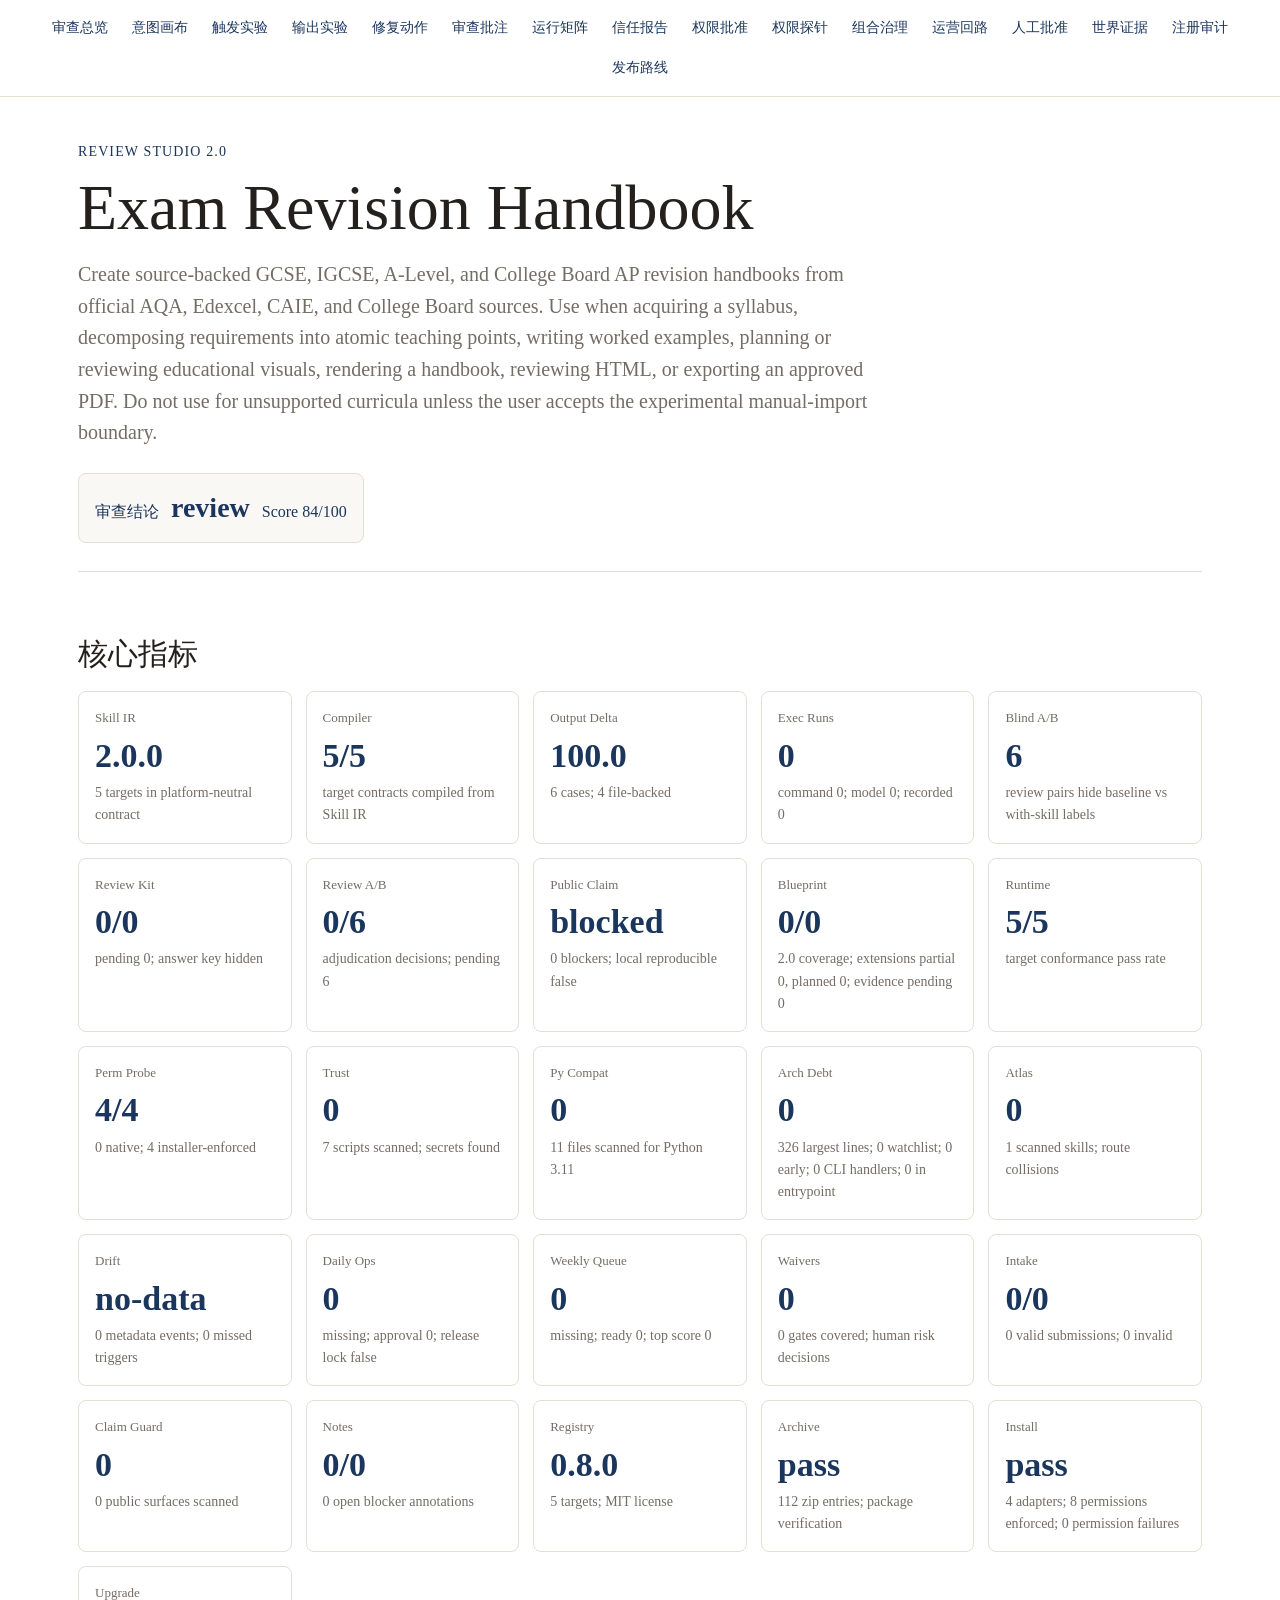
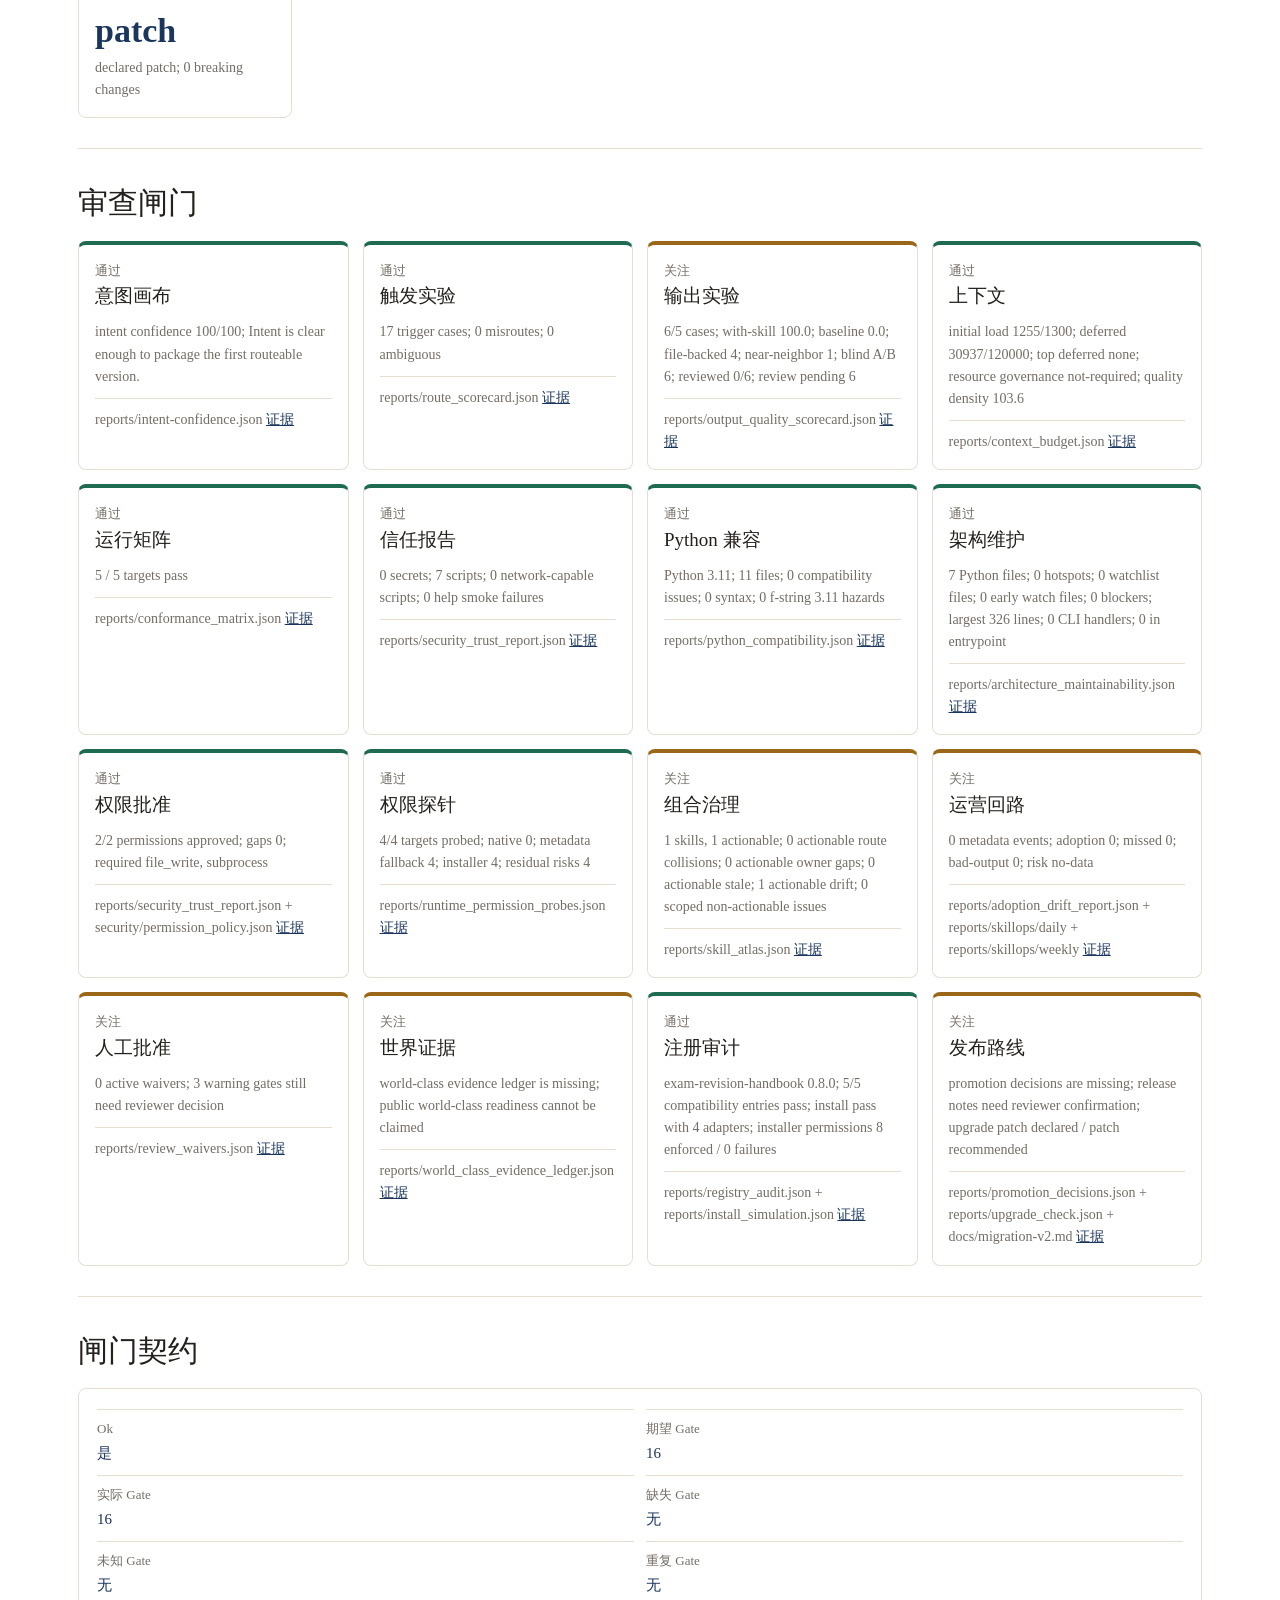
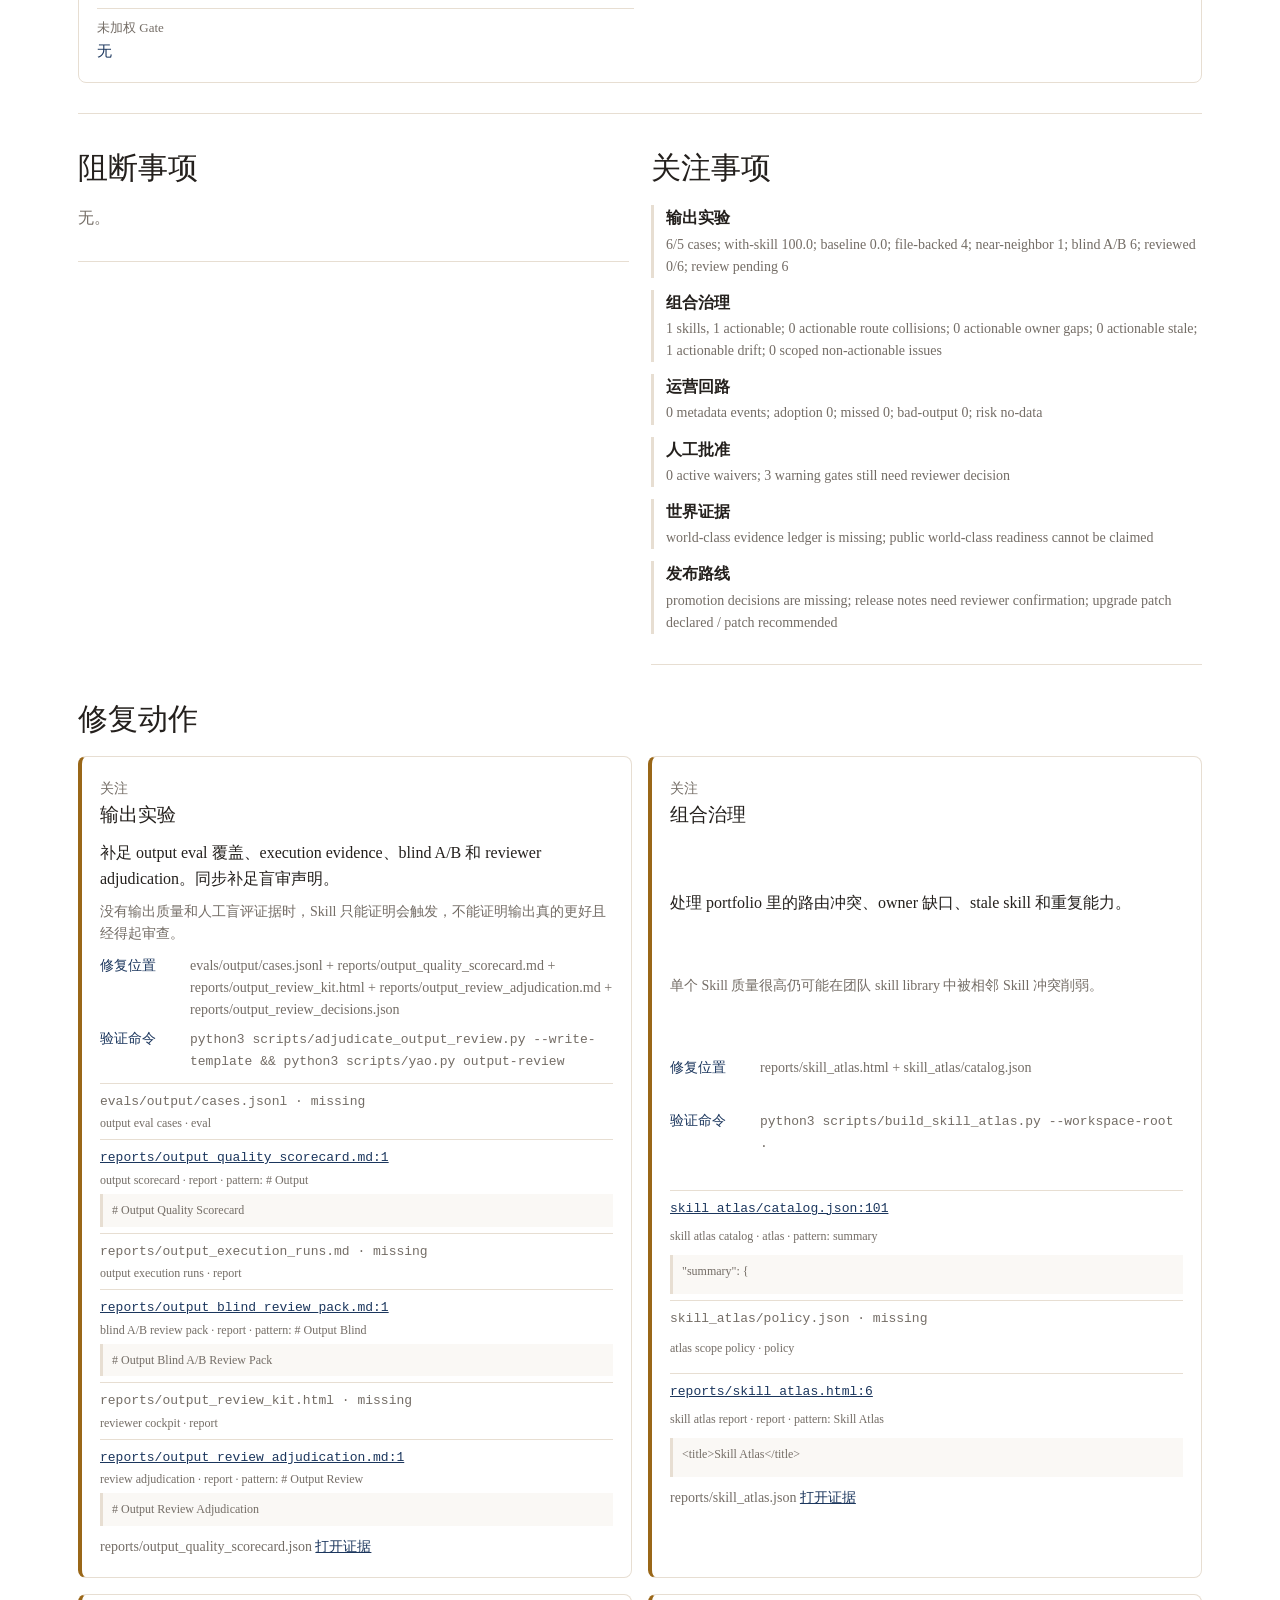
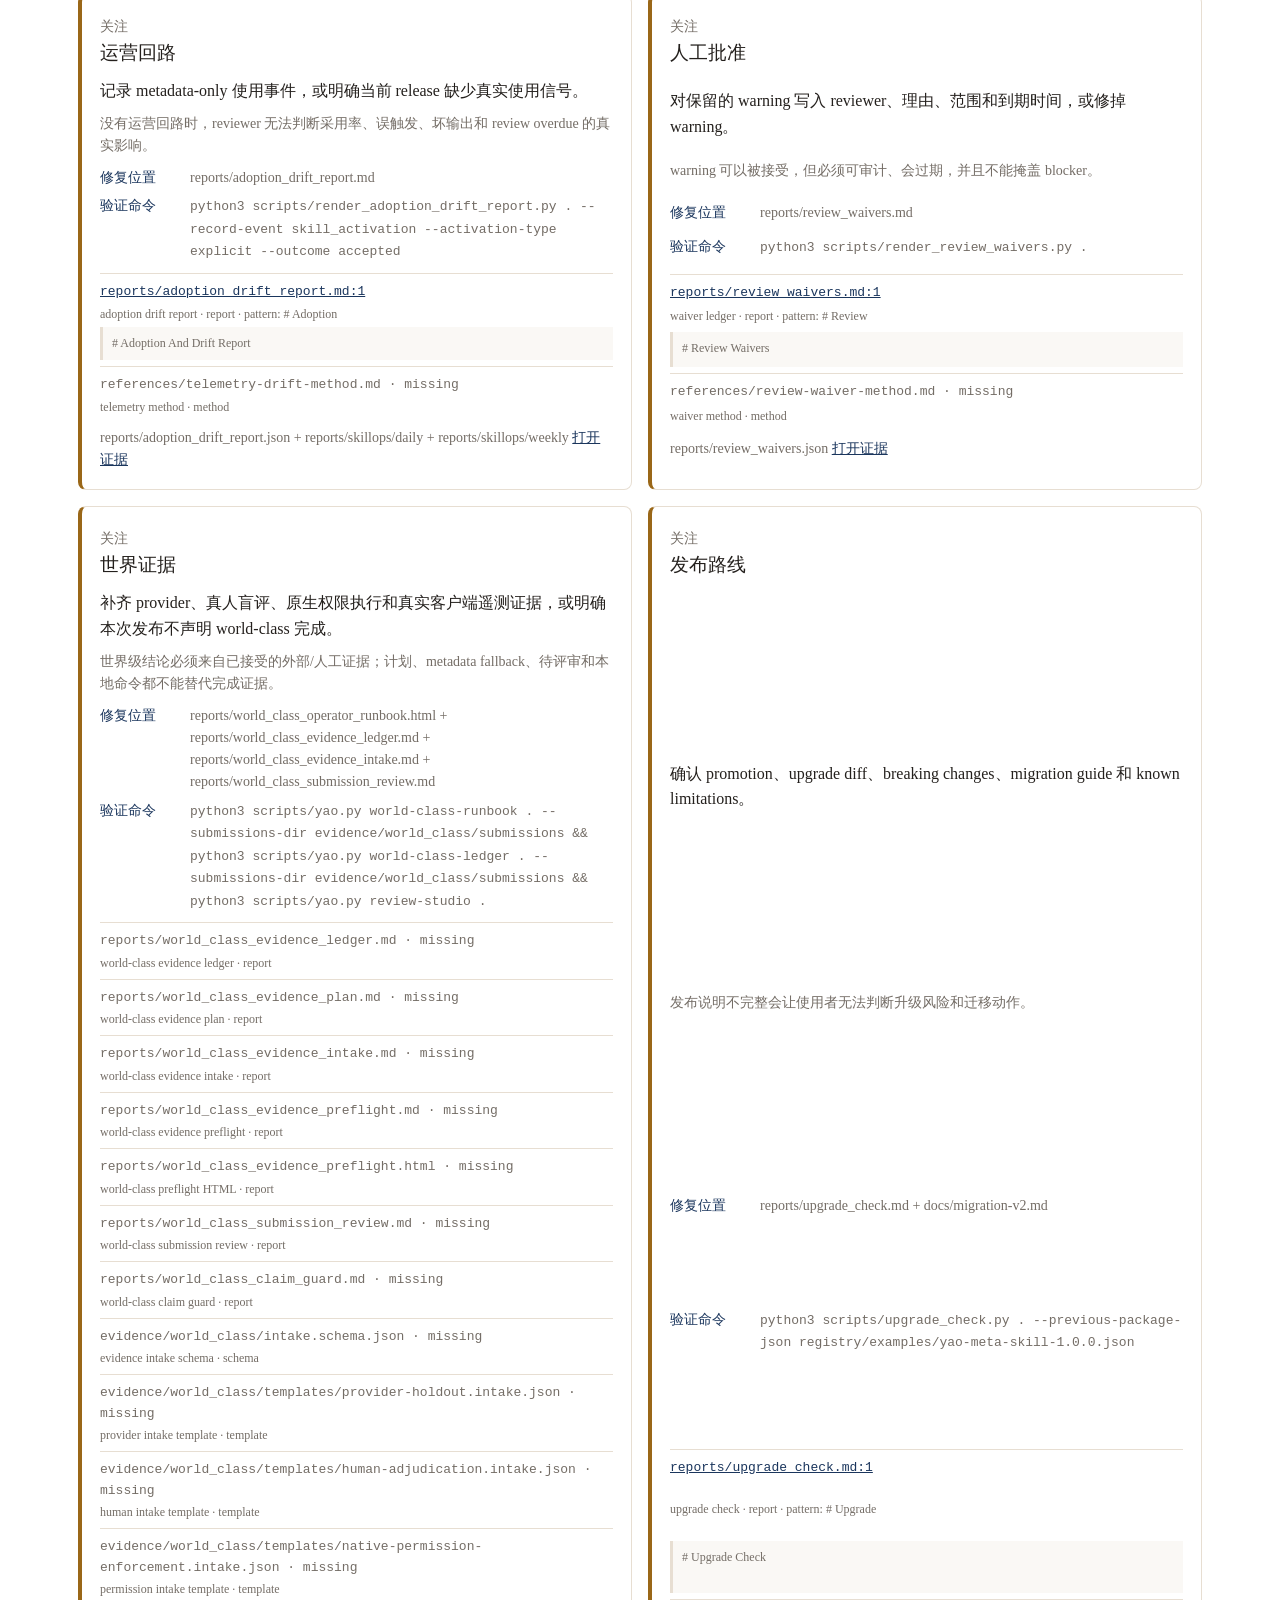
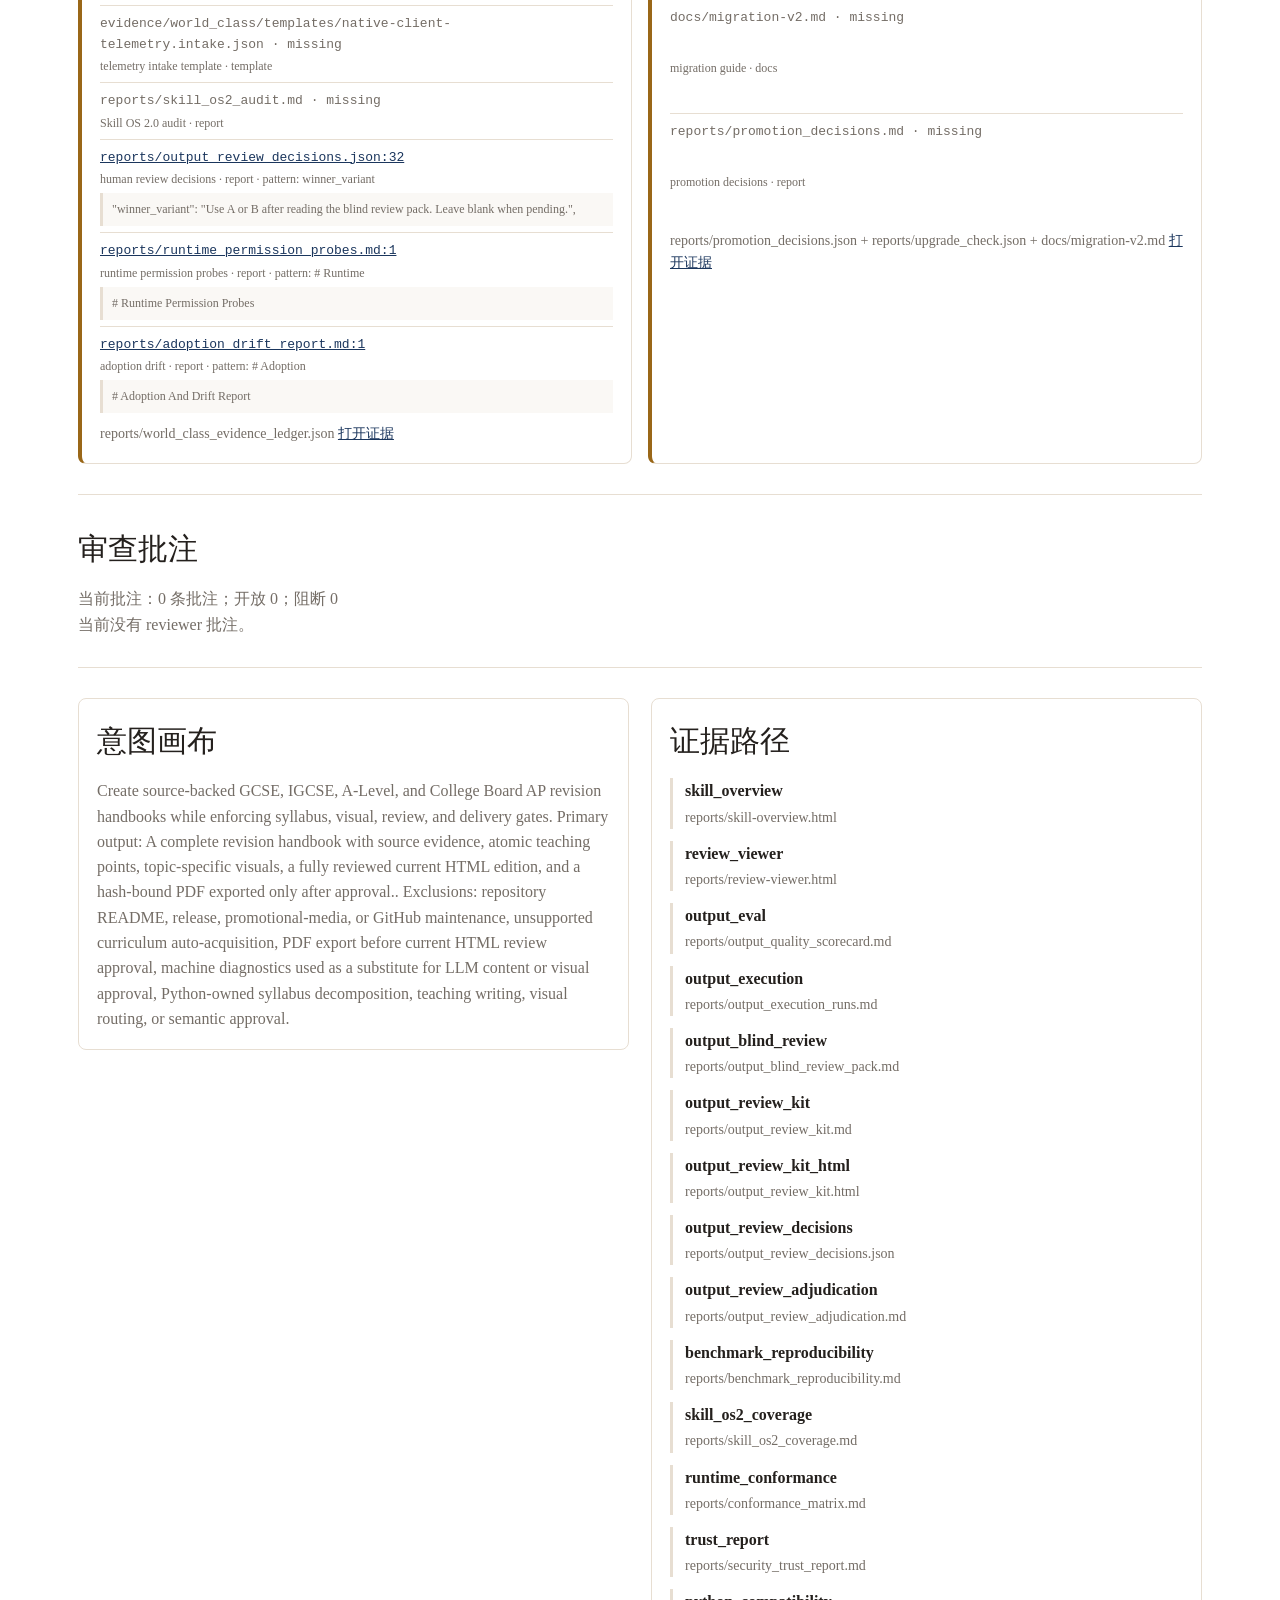
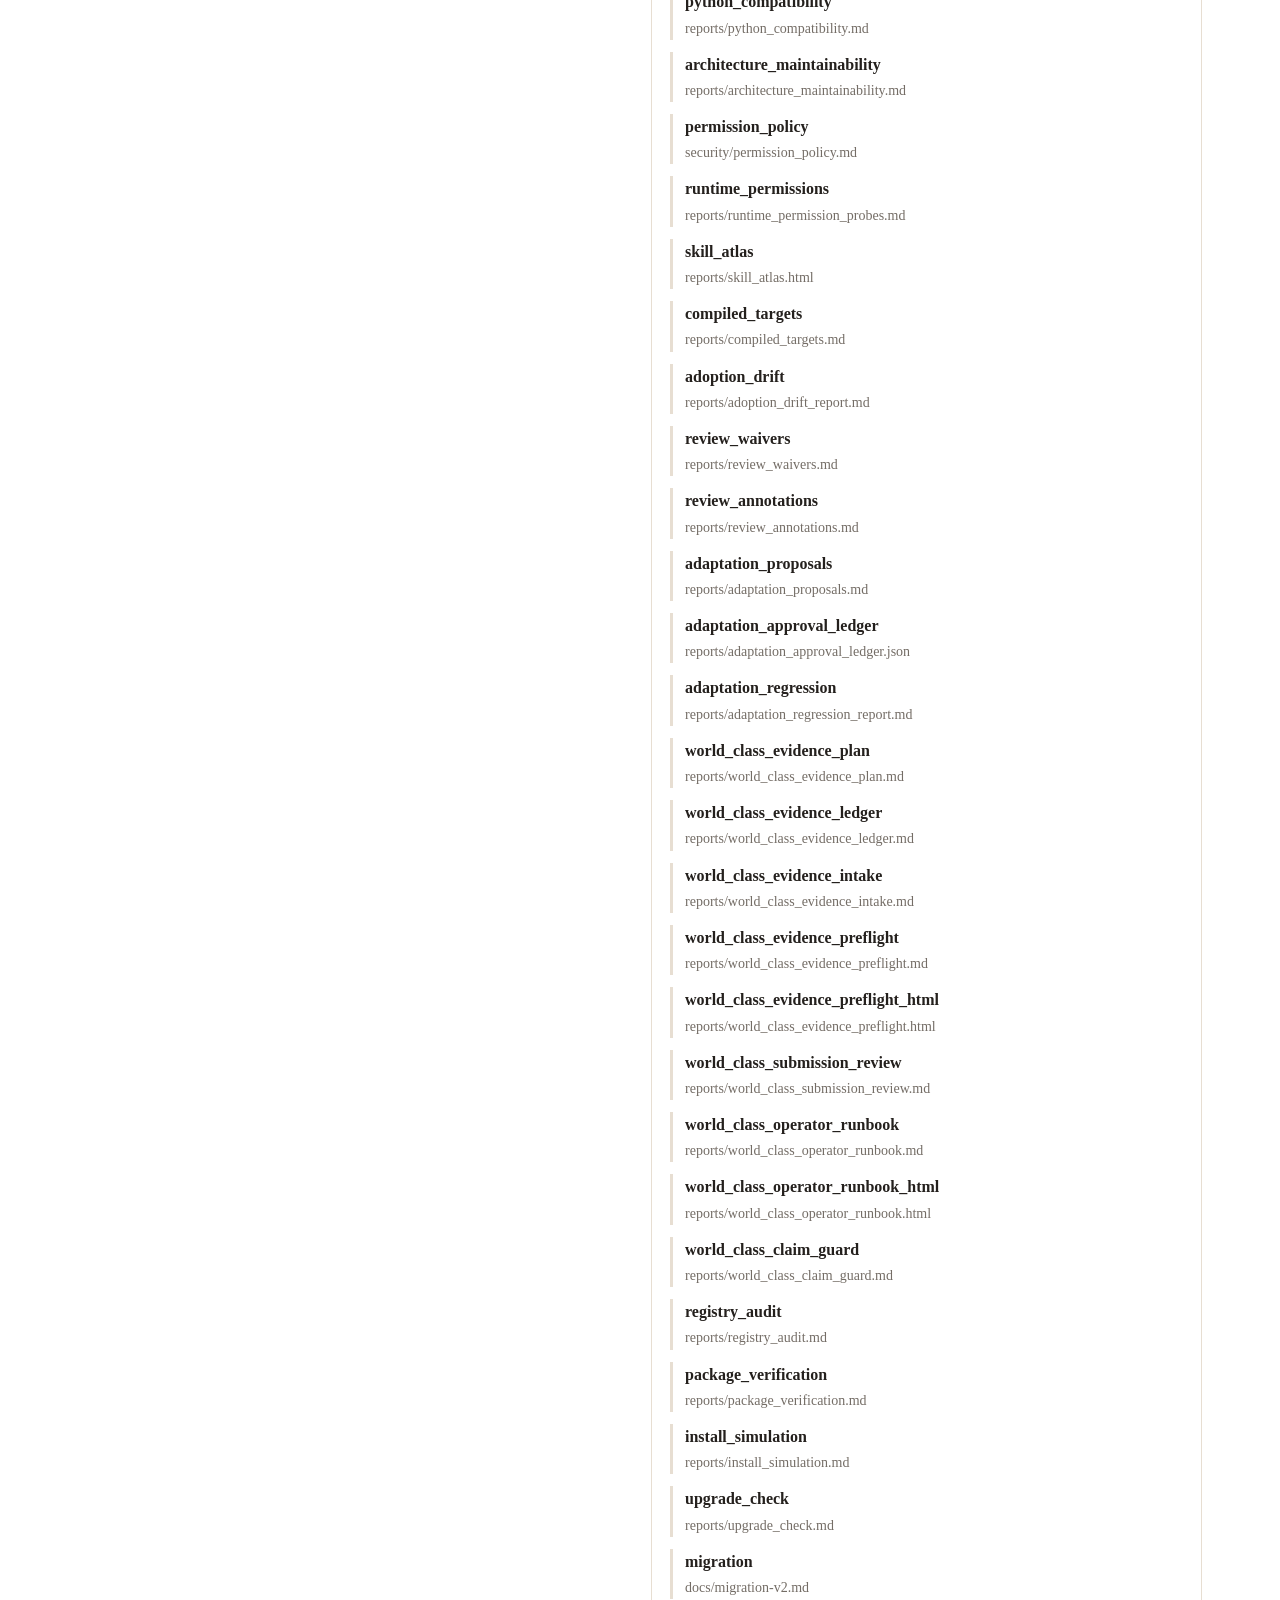
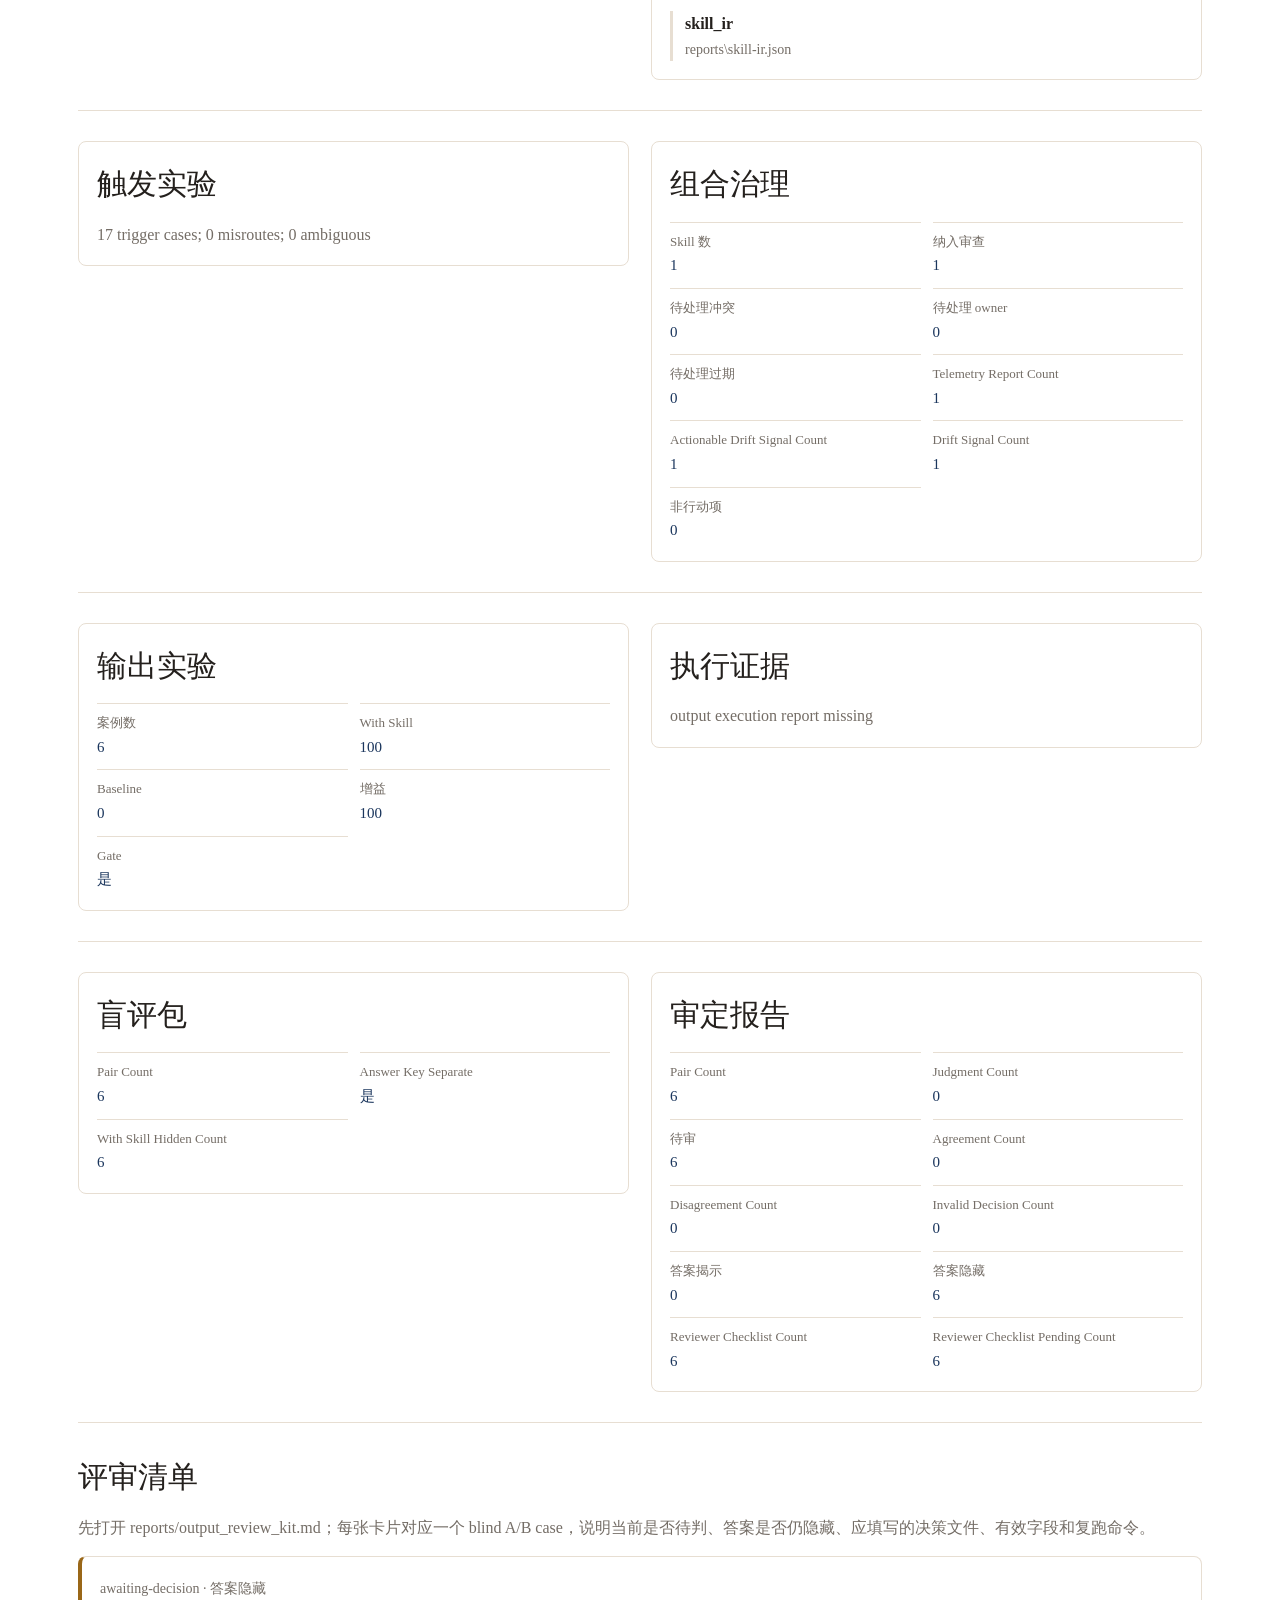
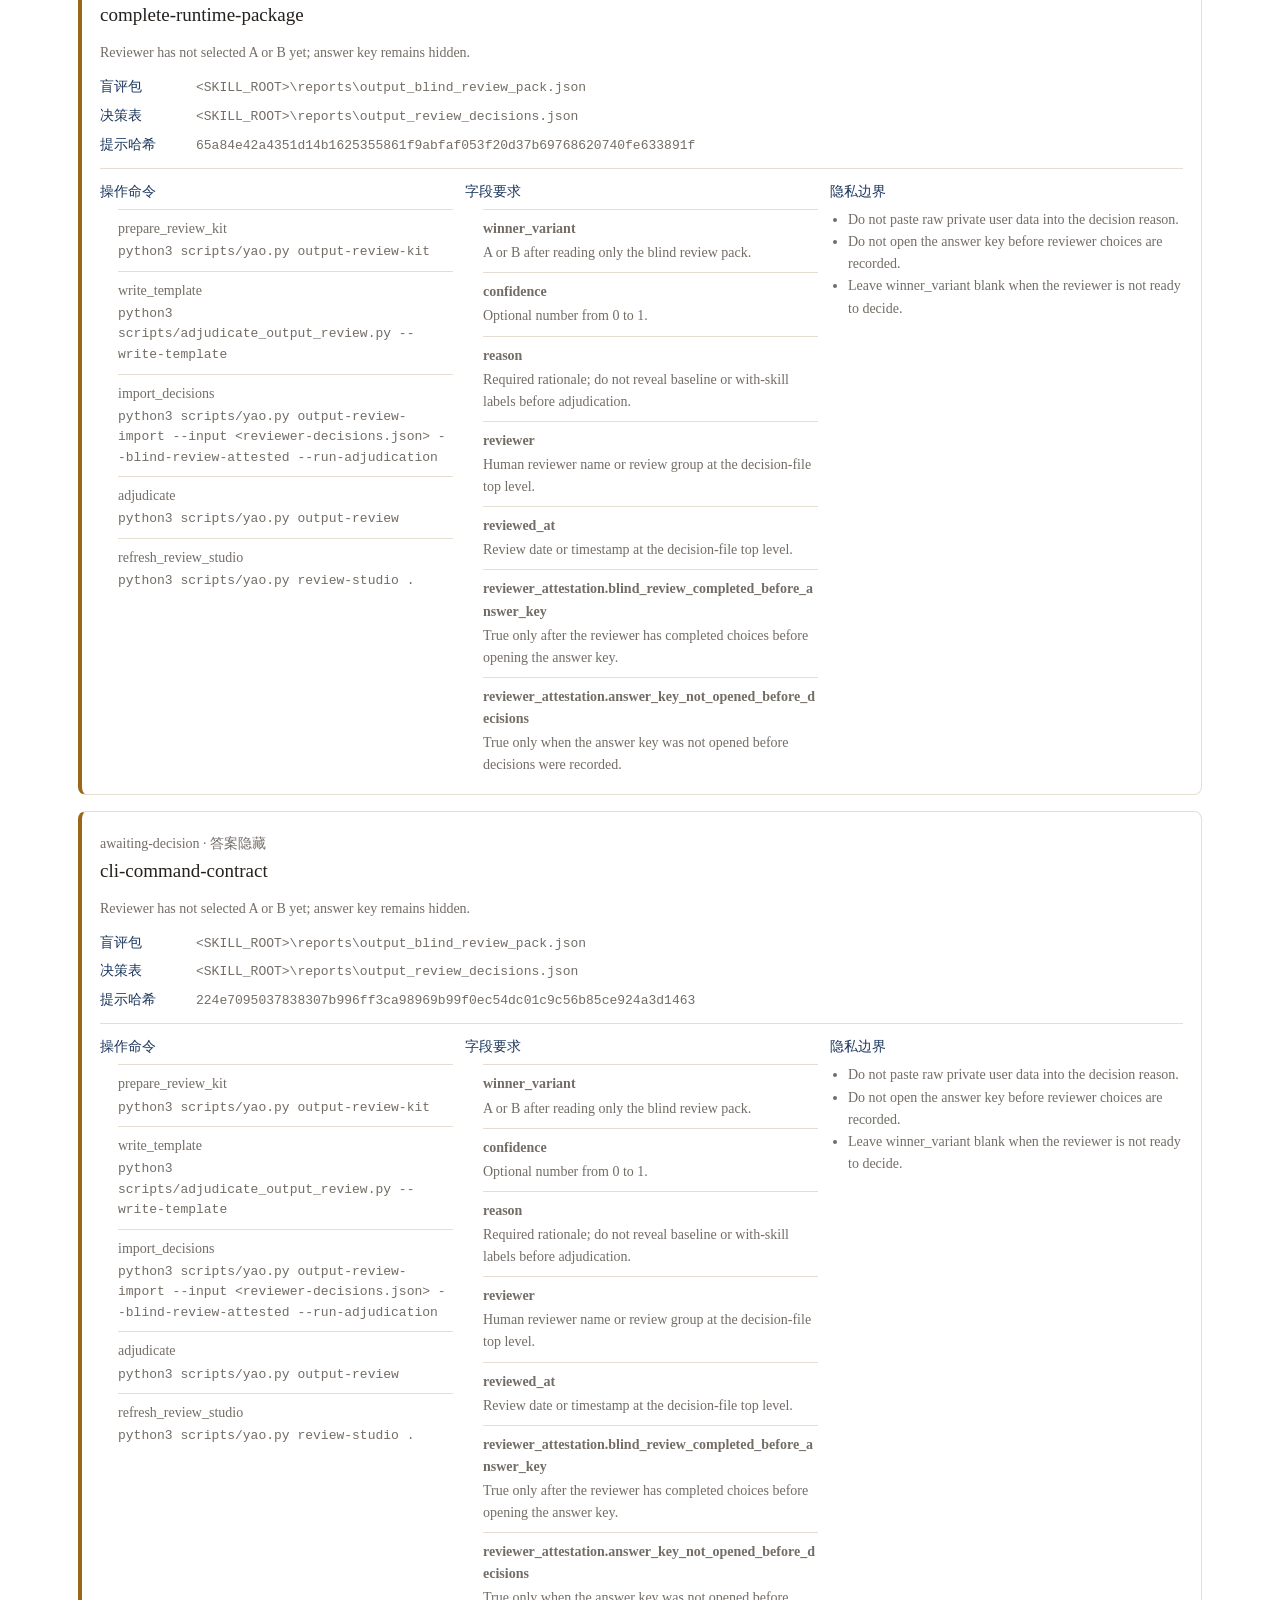
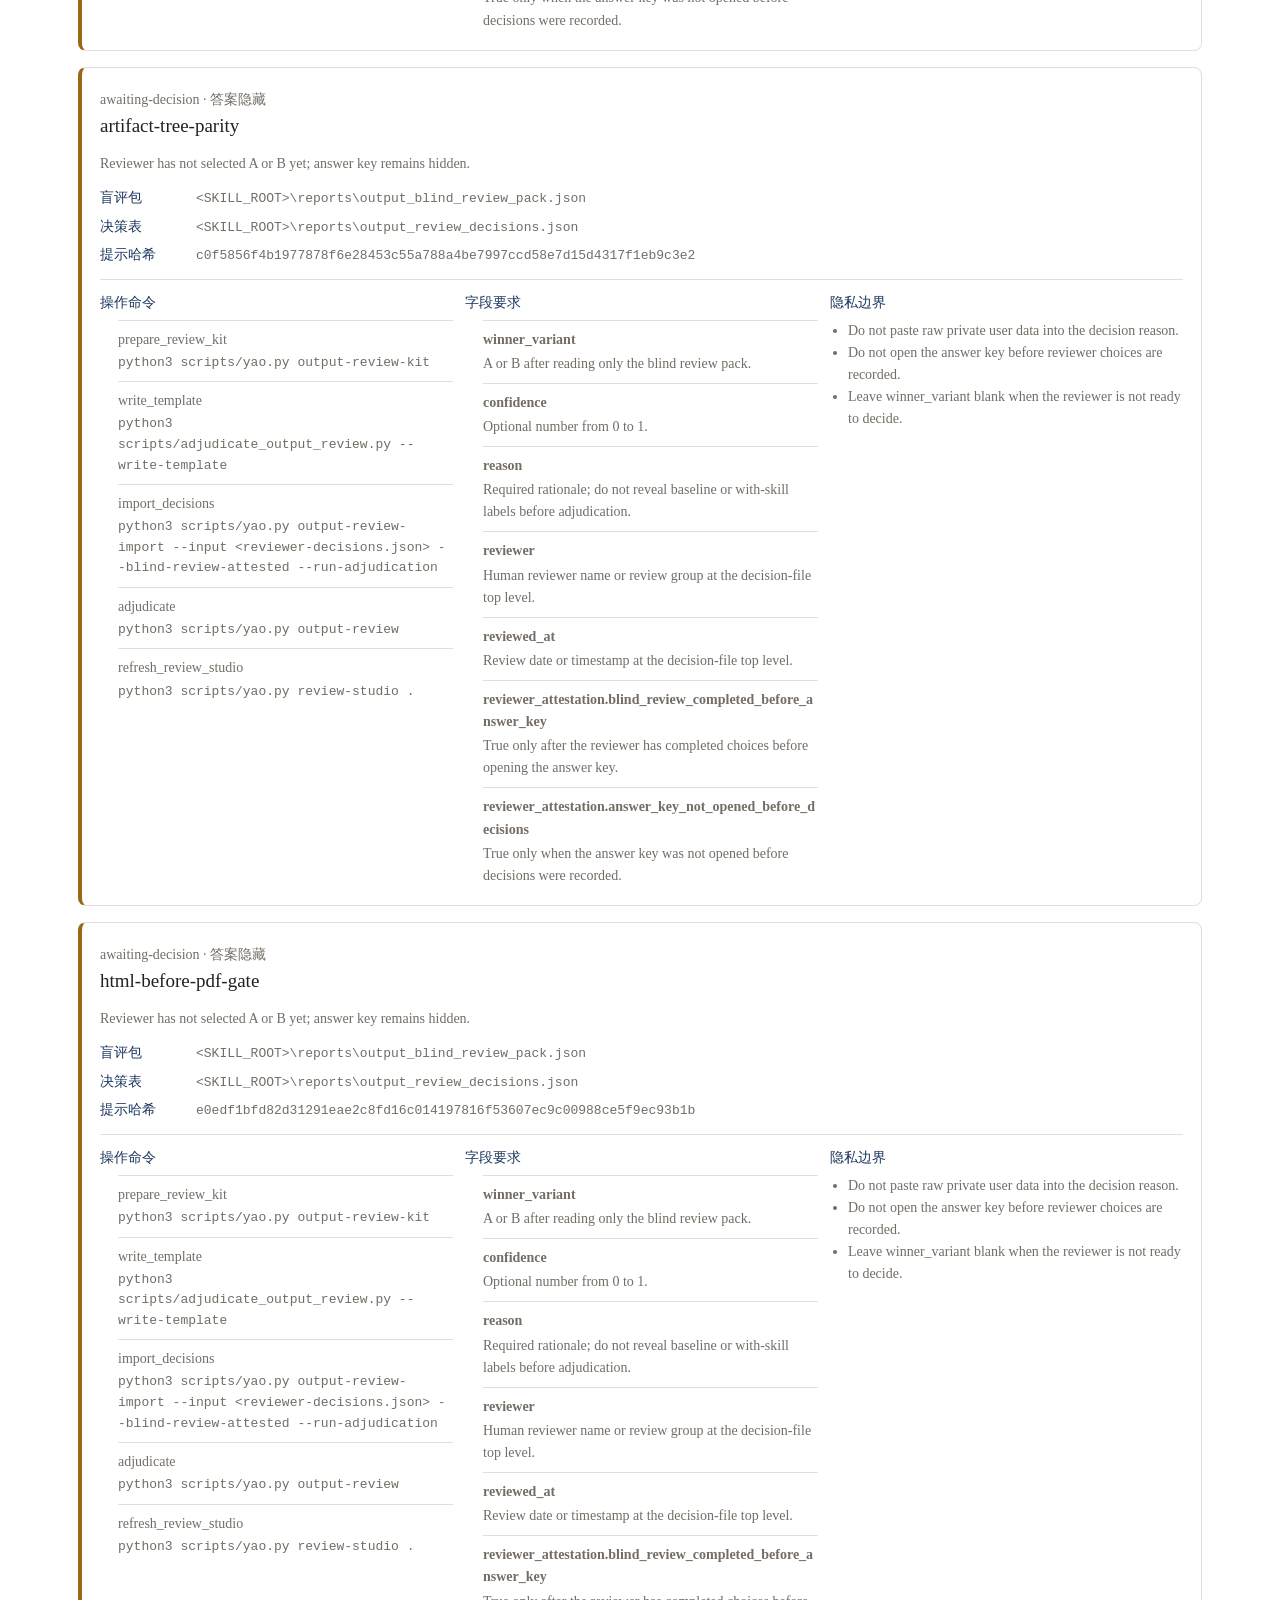
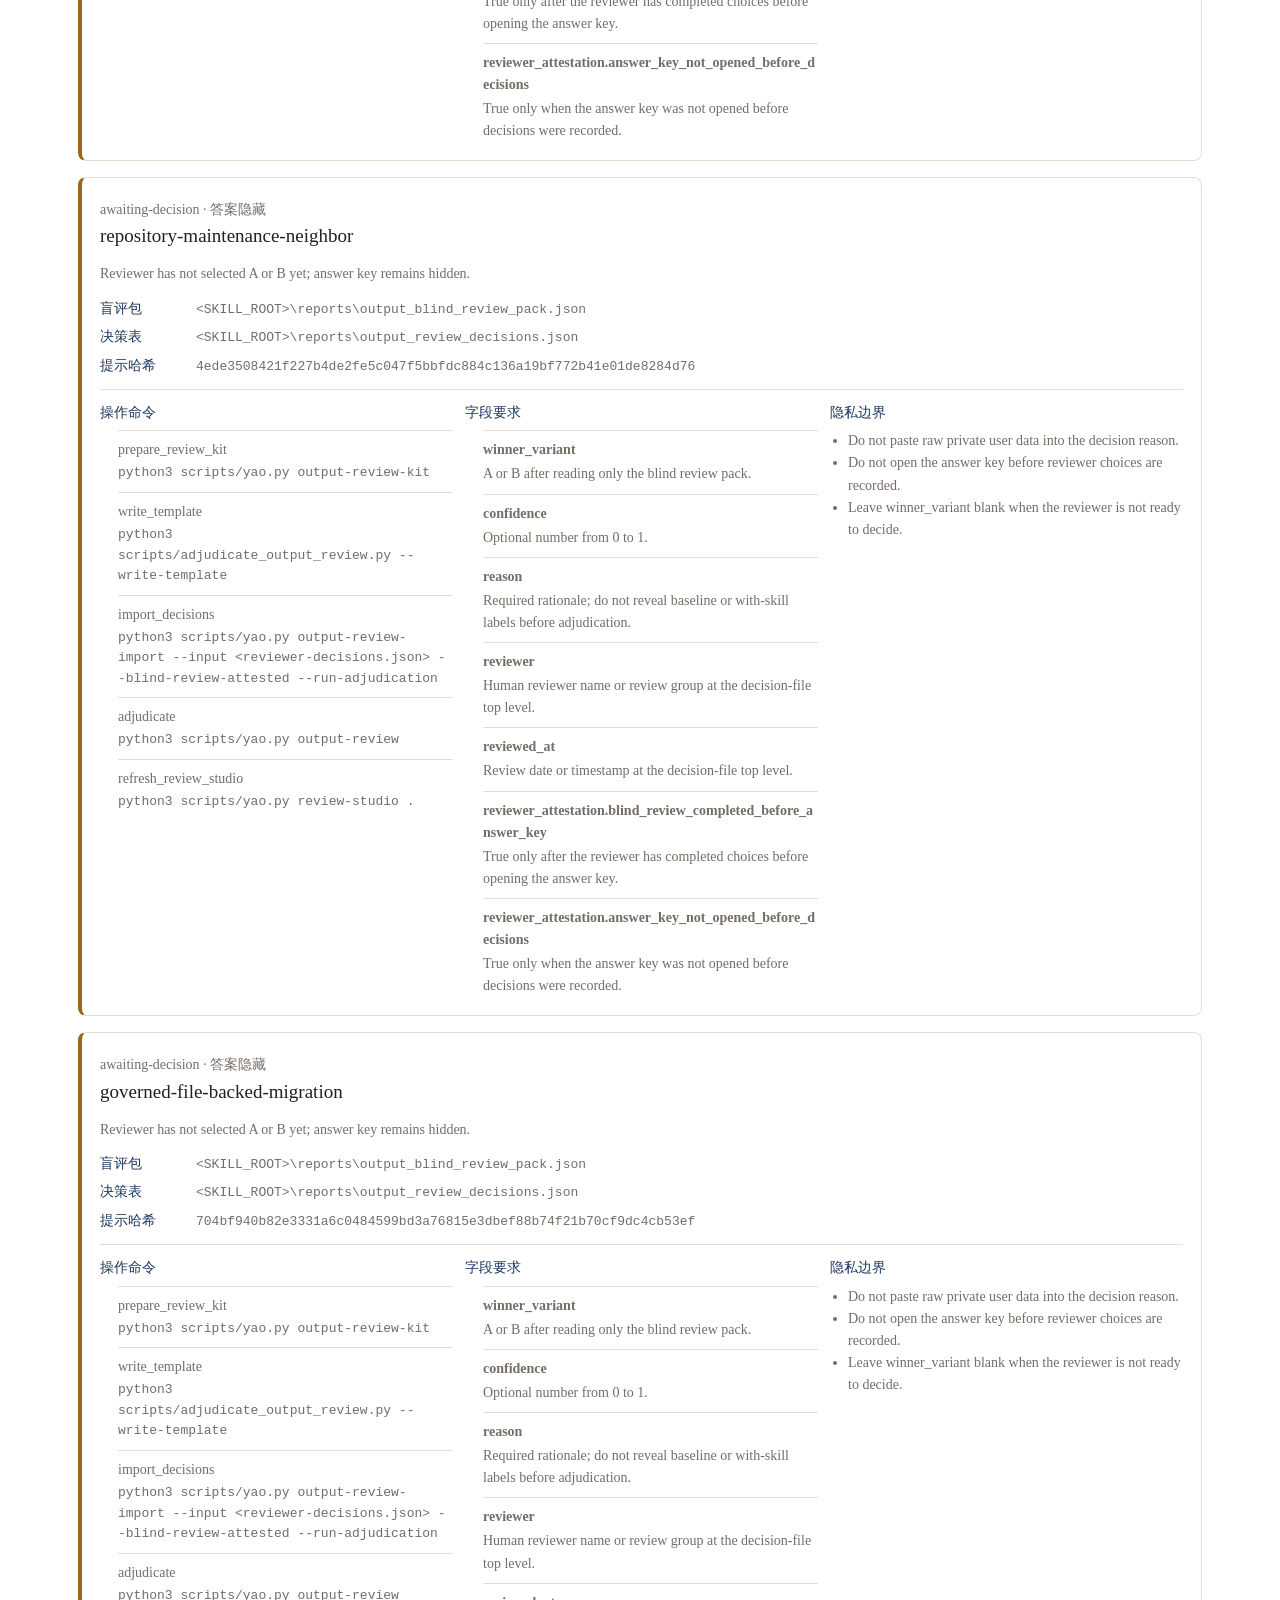
<file: reports/review-studio.html>
<!DOCTYPE html>
<html lang="zh-CN">
<head>
  <meta charset="utf-8">
  <meta name="viewport" content="width=device-width, initial-scale=1">
  <title>Exam Revision Handbook Review Studio 2.0</title>
  <style>
:root {
      --ink: #1B365D;
      --text: #24201d;
      --muted: #746d66;
      --line: #e7ded2;
      --soft: #faf8f5;
      --pass: #1e6b52;
      --warn: #9a6718;
      --block: #9b2c2c;
    }
    * { box-sizing: border-box; }
    html { scroll-behavior: smooth; }
    body {
      margin: 0;
      background: #ffffff;
      color: var(--text);
      font-family: Georgia, "Times New Roman", "Songti SC", serif;
      line-height: 1.58;
    }
    nav {
      position: sticky;
      top: 0;
      z-index: 10;
      display: flex;
      gap: 4px;
      justify-content: center;
      flex-wrap: wrap;
      padding: 10px 16px;
      background: rgba(255,255,255,0.94);
      border-bottom: 1px solid var(--line);
      backdrop-filter: blur(10px);
    }
    nav a {
      color: var(--ink);
      text-decoration: none;
      font-size: 14px;
      padding: 7px 10px;
      border-radius: 6px;
    }
    nav a:hover { background: var(--soft); }
    main { max-width: 1180px; margin: 0 auto; padding: 44px 28px 76px; }
    header { border-bottom: 1px solid var(--line); padding-bottom: 28px; margin-bottom: 28px; }
    .eyebrow { color: var(--ink); font-size: 14px; letter-spacing: .08em; text-transform: uppercase; }
    h1, h2, h3 { color: var(--text); font-weight: 500; margin: 0; letter-spacing: 0; }
    h1 { font-size: clamp(34px, 5vw, 64px); line-height: 1.03; max-width: 920px; margin-top: 12px; }
    h2 { font-size: 30px; margin-bottom: 14px; }
    h3 { font-size: 19px; }
    p { margin: 0; }
    .lede { max-width: 820px; color: var(--muted); font-size: 20px; margin-top: 18px; }
    .decision {
      display: inline-flex;
      align-items: baseline;
      gap: 12px;
      margin-top: 24px;
      padding: 12px 16px;
      border: 1px solid var(--line);
      border-radius: 8px;
      color: var(--ink);
      background: var(--soft);
    }
    .decision strong { font-size: 28px; }
    section { padding: 30px 0; border-bottom: 1px solid var(--line); scroll-margin-top: 76px; }
    .metrics, .gates {
      display: grid;
      grid-template-columns: repeat(5, minmax(0, 1fr));
      gap: 14px;
    }
    .gates { grid-template-columns: repeat(4, minmax(0, 1fr)); }
    .metric, .gate {
      border: 1px solid var(--line);
      border-radius: 8px;
      padding: 16px;
      background: #fff;
      min-width: 0;
    }
    .metric span, .gate span { display: block; color: var(--muted); font-size: 13px; }
    .metric strong { display: block; color: var(--ink); font-size: 34px; line-height: 1.1; margin: 8px 0; }
    .metric p, .gate p, .gate footer, .issues span, .evidence span { color: var(--muted); font-size: 14px; overflow-wrap: anywhere; }
    .gate { display: flex; flex-direction: column; gap: 10px; }
    .gate.pass { border-top: 4px solid var(--pass); }
    .gate.warn { border-top: 4px solid var(--warn); }
    .gate.block { border-top: 4px solid var(--block); }
    .gate footer { border-top: 1px solid var(--line); padding-top: 10px; }
    a { color: var(--ink); }
    .twocol {
      display: grid;
      grid-template-columns: minmax(0, 1fr) minmax(0, 1fr);
      gap: 22px;
      align-items: start;
    }
    .panel {
      border: 1px solid var(--line);
      border-radius: 8px;
      padding: 18px;
      background: #fff;
    }
    .panel p { color: var(--muted); }
    .kv-grid {
      display: grid;
      grid-template-columns: repeat(2, minmax(0, 1fr));
      gap: 10px 12px;
      margin: 2px 0 0;
    }
    .kv-grid div {
      min-width: 0;
      padding: 9px 0 0;
      border-top: 1px solid var(--line);
    }
    .kv-grid dt {
      color: var(--muted);
      font-size: 13px;
    }
    .kv-grid dd {
      margin: 2px 0 0;
      color: var(--ink);
      font-size: 15px;
      overflow-wrap: anywhere;
    }
    .issues, .evidence {
      list-style: none;
      padding: 0;
      margin: 0;
      display: grid;
      gap: 12px;
    }
    .issues li, .evidence li {
      border-left: 3px solid var(--line);
      padding-left: 12px;
      display: grid;
      gap: 3px;
    }
    .muted { color: var(--muted); }
    .actions-grid {
      display: grid;
      grid-template-columns: repeat(2, minmax(0, 1fr));
      gap: 16px;
    }
    .annotations-grid {
      display: grid;
      grid-template-columns: repeat(2, minmax(0, 1fr));
      gap: 16px;
    }
    .action-card {
      border: 1px solid var(--line);
      border-radius: 8px;
      padding: 18px;
      background: #fff;
      display: grid;
      gap: 10px;
      min-width: 0;
    }
    .action-card.warn { border-left: 4px solid var(--warn); }
    .action-card.block { border-left: 4px solid var(--block); }
    .action-card.with-evidence {
      grid-column: 1 / -1;
    }
    .action-evidence-panel {
      display: grid;
      gap: 12px;
      border-top: 1px solid var(--line);
      padding-top: 12px;
      margin-top: 2px;
    }
    .action-evidence-panel h4 {
      margin: 0;
      color: var(--ink);
      font-size: 16px;
      font-weight: 500;
    }
    .action-evidence-panel p {
      color: var(--muted);
      font-size: 14px;
    }
    .action-evidence-grid {
      display: grid;
      grid-template-columns: repeat(2, minmax(0, 1fr));
      gap: 14px;
    }
    .action-evidence-item {
      border: 1px solid var(--line);
      border-radius: 8px;
      padding: 14px;
      display: grid;
      gap: 10px;
      min-width: 0;
      background: var(--soft);
    }
    .action-evidence-item.pending { border-left: 4px solid var(--warn); }
    .action-evidence-item.accepted { border-left: 4px solid var(--pass); }
    .action-evidence-item h4,
    .action-evidence-item h5 {
      margin: 0;
      color: var(--ink);
      font-weight: 500;
    }
    .action-evidence-item h4 { font-size: 16px; }
    .action-evidence-item h5 { font-size: 14px; }
    .action-evidence-item section {
      border-top: 1px solid var(--line);
      padding-top: 10px;
      display: grid;
      gap: 8px;
    }
    .action-command-details,
    .action-phase-details,
    .action-runbook-details,
    .action-collection-details {
      border-top: 1px solid var(--line);
      padding-top: 10px;
      display: grid;
      gap: 8px;
    }
    .action-command-details summary,
    .action-phase-details summary,
    .action-runbook-details summary,
    .action-collection-details summary {
      cursor: pointer;
      color: var(--ink);
      font-size: 14px;
      font-weight: 500;
    }
    .action-command-details[open] summary,
    .action-phase-details[open] summary,
    .action-runbook-details[open] summary,
    .action-collection-details[open] summary {
      margin-bottom: 8px;
    }
    .action-collection-grid {
      display: grid;
      grid-template-columns: repeat(2, minmax(0, 1fr));
      gap: 12px;
    }
    .action-collection-grid section {
      border-top: 1px solid var(--line);
      padding-top: 8px;
      display: grid;
      gap: 6px;
    }
    .action-collection-grid ul,
    .action-collection-grid ol {
      margin: 0;
      padding-left: 18px;
      display: grid;
      gap: 5px;
    }
    .action-collection-grid li {
      color: var(--muted);
      font-size: 13px;
      overflow-wrap: anywhere;
    }
    .action-artifact-roles {
      padding: 0;
      margin: 0;
      list-style: none;
      display: grid;
      gap: 8px;
    }
    .action-artifact-roles li {
      border: 1px solid var(--line);
      border-radius: 8px;
      background: #fff;
      padding: 10px;
      display: grid;
      gap: 4px;
      min-width: 0;
    }
    .action-artifact-roles strong {
      color: var(--ink);
      font-weight: 500;
      overflow-wrap: anywhere;
    }
    .action-artifact-roles span,
    .action-artifact-roles code,
    .action-artifact-roles small {
      color: var(--muted);
      font-size: 12px;
      overflow-wrap: anywhere;
      white-space: normal;
    }
    .action-evidence-item dl {
      display: grid;
      grid-template-columns: 76px minmax(0, 1fr);
      gap: 6px 10px;
      margin: 0;
    }
    .action-evidence-item dt {
      color: var(--ink);
      font-size: 14px;
    }
    .action-evidence-item dd {
      margin: 0;
      min-width: 0;
    }
    .action-evidence-checks,
    .action-phase-list,
    .action-command-list,
    .action-repair-list,
    .action-runbook-list {
      margin: 0;
      display: grid;
      gap: 8px;
    }
    .action-evidence-checks,
    .action-phase-list,
    .action-repair-list,
    .action-command-list {
      padding: 0;
      list-style: none;
    }
    .action-runbook-list {
      padding-left: 20px;
    }
    .action-evidence-check,
    .action-phase-row,
    .action-repair-row,
    .action-command-list li {
      display: grid;
      gap: 3px;
      min-width: 0;
      border-top: 1px solid var(--line);
      padding-top: 8px;
    }
    .action-evidence-check.blocked { border-left: 3px solid var(--warn); padding-left: 8px; }
    .action-evidence-check.pass { border-left: 3px solid var(--pass); padding-left: 8px; }
    .action-phase-row.blocked { border-left: 3px solid var(--warn); padding-left: 8px; }
    .action-phase-row.ready { border-left: 3px solid var(--pass); padding-left: 8px; }
    .action-repair-row.blocked { border-left: 3px solid var(--warn); padding-left: 8px; }
    .action-repair-row.ready { border-left: 3px solid var(--pass); padding-left: 8px; }
    .action-evidence-check span,
    .action-phase-row span,
    .action-repair-row span,
    .action-command-list span {
      color: var(--ink);
      font-size: 13px;
    }
    .action-phase-row strong,
    .action-repair-row strong {
      color: var(--ink);
      font-size: 14px;
      overflow-wrap: anywhere;
    }
    .action-phase-row em,
    .action-repair-row em {
      color: var(--muted);
      font-size: 12px;
      font-style: normal;
      overflow-wrap: anywhere;
    }
    .action-evidence-check code,
    .action-evidence-check small,
    .action-phase-row code,
    .action-phase-row small,
    .action-repair-row code,
    .action-repair-row small,
    .action-command-list code,
    .action-runbook-list li {
      color: var(--muted);
      font-size: 13px;
      overflow-wrap: anywhere;
    }
    .action-command-list code {
      display: block;
      white-space: normal;
    }
    .annotation-card {
      border: 1px solid var(--line);
      border-radius: 8px;
      padding: 18px;
      background: #fff;
      display: grid;
      gap: 10px;
      min-width: 0;
    }
    .annotation-card.warning { border-left: 4px solid var(--warn); }
    .annotation-card.blocker { border-left: 4px solid var(--block); }
    .annotation-card.resolved { opacity: .72; }
    .world-evidence-grid {
      display: grid;
      grid-template-columns: minmax(0, 1fr);
      gap: 16px;
      margin-top: 16px;
    }
    .world-evidence-card {
      border: 1px solid var(--line);
      border-radius: 8px;
      padding: 18px;
      background: #fff;
      display: grid;
      gap: 12px;
      min-width: 0;
    }
    .world-evidence-card.pending { border-left: 4px solid var(--warn); }
    .world-evidence-card.accepted { border-left: 4px solid var(--pass); }
    .world-evidence-card span,
    .world-evidence-card p,
    .world-evidence-card dd,
    .world-evidence-card li {
      color: var(--muted);
      font-size: 14px;
      overflow-wrap: anywhere;
    }
    .world-evidence-card dl {
      display: grid;
      grid-template-columns: 86px minmax(0, 1fr);
      gap: 6px 10px;
      margin: 0;
    }
    .world-evidence-card dt { color: var(--ink); font-size: 14px; }
    .world-evidence-card dd { margin: 0; }
    .world-evidence-columns {
      display: grid;
      grid-template-columns: repeat(3, minmax(0, 1fr));
      gap: 12px;
      border-top: 1px solid var(--line);
      padding-top: 12px;
    }
    .world-evidence-columns h4 {
      margin: 0 0 6px;
      color: var(--ink);
      font-size: 14px;
      font-weight: 500;
    }
    .world-evidence-columns ul {
      margin: 0;
      padding-left: 18px;
    }
    .world-source-panel {
      border-top: 1px solid var(--line);
      padding-top: 12px;
    }
    .world-runbook-panel {
      border-top: 1px solid var(--line);
      padding-top: 12px;
    }
    .world-runbook-panel h4,
    .world-source-panel h4 {
      margin: 0 0 8px;
      color: var(--ink);
      font-size: 14px;
      font-weight: 500;
    }
    .world-runbook-panel ul {
      margin: 0;
      padding-left: 18px;
    }
    .world-source-checks {
      list-style: none;
      padding: 0;
      margin: 0;
      display: grid;
      gap: 8px;
    }
    .world-source-check {
      display: grid;
      grid-template-columns: minmax(0, .7fr) minmax(0, .6fr) minmax(0, 1fr);
      gap: 10px;
      align-items: start;
      min-width: 0;
      padding: 9px 0 0;
      border-top: 1px solid var(--line);
    }
    .world-source-check span {
      color: var(--ink);
      font-size: 14px;
    }
    .world-source-check code,
    .world-source-check small {
      color: var(--muted);
      font-size: 13px;
      overflow-wrap: anywhere;
    }
    .world-source-check.pass { border-left: 3px solid var(--pass); padding-left: 8px; }
    .world-source-check.blocked { border-left: 3px solid var(--warn); padding-left: 8px; }
    .output-review-grid {
      display: grid;
      grid-template-columns: minmax(0, 1fr);
      gap: 16px;
      margin-top: 16px;
    }
    .output-review-card {
      border: 1px solid var(--line);
      border-radius: 8px;
      padding: 18px;
      background: #fff;
      display: grid;
      gap: 12px;
      min-width: 0;
    }
    .output-review-card.awaiting-decision,
    .output-review-card.fix-decision { border-left: 4px solid var(--warn); }
    .output-review-card.adjudicated { border-left: 4px solid var(--pass); }
    .output-review-card span,
    .output-review-card p,
    .output-review-card dd,
    .output-review-card li {
      color: var(--muted);
      font-size: 14px;
      overflow-wrap: anywhere;
    }
    .output-review-card dl {
      display: grid;
      grid-template-columns: 86px minmax(0, 1fr);
      gap: 6px 10px;
      margin: 0;
    }
    .output-review-card dt { color: var(--ink); font-size: 14px; }
    .output-review-card dd { margin: 0; min-width: 0; }
    .output-review-steps {
      display: grid;
      grid-template-columns: repeat(3, minmax(0, 1fr));
      gap: 12px;
      border-top: 1px solid var(--line);
      padding-top: 12px;
    }
    .output-review-steps h4 {
      margin: 0 0 6px;
      color: var(--ink);
      font-size: 14px;
      font-weight: 500;
    }
    .output-review-steps ul {
      margin: 0;
      padding-left: 18px;
    }
    .output-review-commands,
    .output-review-fields {
      list-style: none;
      padding: 0;
      display: grid;
      gap: 8px;
    }
    .output-review-commands li,
    .output-review-fields li {
      display: grid;
      gap: 2px;
      min-width: 0;
      padding: 8px 0 0;
      border-top: 1px solid var(--line);
    }
    .output-review-commands code {
      overflow-wrap: anywhere;
      white-space: normal;
      display: block;
    }
    .world-intake-grid {
      display: grid;
      grid-template-columns: minmax(0, 1fr);
      gap: 16px;
      margin-top: 16px;
    }
    .world-intake-card {
      border: 1px solid var(--line);
      border-radius: 8px;
      padding: 18px;
      background: #fff;
      display: grid;
      gap: 12px;
      min-width: 0;
    }
    .world-intake-card.awaiting-submission,
    .world-intake-card.fix-submission,
    .world-intake-card.fix-template { border-left: 4px solid var(--warn); }
    .world-intake-card.ready-for-ledger-review,
    .world-intake-card.accepted { border-left: 4px solid var(--pass); }
    .world-intake-card span,
    .world-intake-card p,
    .world-intake-card dd,
    .world-intake-card li {
      color: var(--muted);
      font-size: 14px;
      overflow-wrap: anywhere;
    }
    .world-intake-card dl {
      display: grid;
      grid-template-columns: 86px minmax(0, 1fr);
      gap: 6px 10px;
      margin: 0;
    }
    .world-intake-card dt { color: var(--ink); font-size: 14px; }
    .world-intake-card dd { margin: 0; min-width: 0; }
    .world-intake-steps {
      display: grid;
      grid-template-columns: repeat(2, minmax(0, 1fr));
      gap: 12px;
      border-top: 1px solid var(--line);
      padding-top: 12px;
    }
    .world-intake-steps h4 {
      margin: 0 0 6px;
      color: var(--ink);
      font-size: 14px;
      font-weight: 500;
    }
    .world-intake-steps ul {
      margin: 0;
      padding-left: 18px;
    }
    .world-intake-commands {
      list-style: none;
      padding: 0;
      display: grid;
      gap: 8px;
    }
    .world-intake-commands li {
      display: grid;
      gap: 2px;
      min-width: 0;
      padding: 8px 0 0;
      border-top: 1px solid var(--line);
    }
    .world-intake-commands code {
      overflow-wrap: anywhere;
      white-space: normal;
      display: block;
    }
    .section-subtitle {
      margin-top: 22px;
      margin-bottom: 12px;
      color: var(--ink);
    }
    .waiver-summary { margin-top: 16px; }
    .waiver-candidate-grid {
      display: grid;
      grid-template-columns: minmax(0, 1fr);
      gap: 16px;
    }
    .waiver-card {
      border: 1px solid var(--line);
      border-radius: 8px;
      padding: 18px;
      background: #fff;
      display: grid;
      gap: 12px;
      min-width: 0;
    }
    .waiver-card.allowed { border-left: 4px solid var(--warn); }
    .waiver-card.blocked { border-left: 4px solid var(--block); }
    .waiver-card span,
    .waiver-card p,
    .waiver-card dd,
    .waiver-card li {
      color: var(--muted);
      font-size: 14px;
      overflow-wrap: anywhere;
    }
    .waiver-card dl {
      display: grid;
      grid-template-columns: 86px minmax(0, 1fr);
      gap: 6px 10px;
      margin: 0;
    }
    .waiver-card dt {
      color: var(--ink);
      font-size: 14px;
    }
    .waiver-card dd { margin: 0; min-width: 0; }
    .waiver-review {
      border-top: 1px solid var(--line);
      padding-top: 12px;
    }
    .waiver-review h4 {
      margin: 0 0 6px;
      color: var(--ink);
      font-size: 14px;
      font-weight: 500;
    }
    .waiver-review ul {
      margin: 0;
      padding-left: 18px;
    }
    .waiver-command {
      display: grid;
      gap: 4px;
      border-top: 1px solid var(--line);
      padding-top: 12px;
    }
    .waiver-command span {
      color: var(--ink);
      font-size: 14px;
    }
    .waiver-command code {
      display: block;
      max-width: 100%;
      overflow-wrap: anywhere;
      white-space: normal;
    }
    .action-card span,
    .annotation-card span,
    .action-card small,
    .annotation-card small,
    .action-card footer,
    .annotation-card footer,
    .action-card dd {
      color: var(--muted);
      font-size: 14px;
      overflow-wrap: anywhere;
    }
    .annotation-card dd { color: var(--muted); font-size: 14px; overflow-wrap: anywhere; }
    .action-card dl, .annotation-card dl {
      display: grid;
      grid-template-columns: 80px minmax(0, 1fr);
      gap: 6px 10px;
      margin: 0;
    }
    .action-card dt, .annotation-card dt { color: var(--ink); font-size: 14px; }
    .action-card dd, .annotation-card dd { margin: 0; }
    .source-ref-list {
      list-style: none;
      padding: 0;
      margin: 0;
      display: grid;
      gap: 6px;
    }
    .source-ref-list li {
      display: grid;
      gap: 2px;
      min-width: 0;
      padding: 8px 0 0;
      border-top: 1px solid var(--line);
    }
    .source-ref-list a,
    .source-ref-list span {
      overflow-wrap: anywhere;
      font-family: ui-monospace, SFMono-Regular, Menlo, Consolas, monospace;
      font-size: 13px;
    }
    .source-ref-list small {
      font-size: 12px;
      color: var(--muted);
    }
    .source-ref-list blockquote {
      margin: 2px 0 0;
      padding: 7px 9px;
      border-left: 3px solid var(--line);
      background: var(--soft);
      color: var(--muted);
      font-size: 12px;
      overflow-wrap: anywhere;
    }
    code {
      font-family: ui-monospace, SFMono-Regular, Menlo, Consolas, monospace;
      font-size: 13px;
    }
    @media (max-width: 980px) {
      .metrics, .gates, .twocol, .actions-grid, .annotations-grid, .action-evidence-grid, .action-evidence-item dl, .action-collection-grid, .output-review-grid, .output-review-steps, .world-evidence-grid, .world-evidence-columns, .world-source-check, .world-intake-grid, .world-intake-steps, .waiver-candidate-grid, .waiver-card dl, .kv-grid { grid-template-columns: 1fr; }
      main { padding: 32px 18px 60px; }
      nav { justify-content: flex-start; overflow-x: auto; flex-wrap: nowrap; }
      nav a { flex: 0 0 auto; }
    }
  </style>
</head>
<body>
  <nav><a href='#overview'>审查总览</a><a href='#intent'>意图画布</a><a href='#trigger'>触发实验</a><a href='#output'>输出实验</a><a href='#actions'>修复动作</a><a href='#annotations'>审查批注</a><a href='#runtime'>运行矩阵</a><a href='#trust'>信任报告</a><a href='#permissions'>权限批准</a><a href='#permission-probes'>权限探针</a><a href='#atlas'>组合治理</a><a href='#telemetry'>运营回路</a><a href='#waivers'>人工批准</a><a href='#world-class'>世界证据</a><a href='#registry'>注册审计</a><a href='#release'>发布路线</a></nav>
  <main>
    <header id="overview">
      <div class="eyebrow">Review Studio 2.0</div>
      <h1>Exam Revision Handbook</h1>
      <p class="lede">Create source-backed GCSE, IGCSE, A-Level, and College Board AP revision handbooks from official AQA, Edexcel, CAIE, and College Board sources. Use when acquiring a syllabus, decomposing requirements into atomic teaching points, writing worked examples, planning or reviewing educational visuals, rendering a handbook, reviewing HTML, or exporting an approved PDF. Do not use for unsupported curricula unless the user accepts the experimental manual-import boundary.</p>
      <div class="decision">
        <span>审查结论</span>
        <strong>review</strong>
        <span>Score 84/100</span>
      </div>
    </header>

    <section>
      <h2>核心指标</h2>
      <div class="metrics"><article class='metric'><span>Skill IR</span><strong>2.0.0</strong><p>5 targets in platform-neutral contract</p></article><article class='metric'><span>Compiler</span><strong>5/5</strong><p>target contracts compiled from Skill IR</p></article><article class='metric'><span>Output Delta</span><strong>100.0</strong><p>6 cases; 4 file-backed</p></article><article class='metric'><span>Exec Runs</span><strong>0</strong><p>command 0; model 0; recorded 0</p></article><article class='metric'><span>Blind A/B</span><strong>6</strong><p>review pairs hide baseline vs with-skill labels</p></article><article class='metric'><span>Review Kit</span><strong>0/0</strong><p>pending 0; answer key hidden</p></article><article class='metric'><span>Review A/B</span><strong>0/6</strong><p>adjudication decisions; pending 6</p></article><article class='metric'><span>Public Claim</span><strong>blocked</strong><p>0 blockers; local reproducible false</p></article><article class='metric'><span>Blueprint</span><strong>0/0</strong><p>2.0 coverage; extensions partial 0, planned 0; evidence pending 0</p></article><article class='metric'><span>Runtime</span><strong>5/5</strong><p>target conformance pass rate</p></article><article class='metric'><span>Perm Probe</span><strong>4/4</strong><p>0 native; 4 installer-enforced</p></article><article class='metric'><span>Trust</span><strong>0</strong><p>7 scripts scanned; secrets found</p></article><article class='metric'><span>Py Compat</span><strong>0</strong><p>11 files scanned for Python 3.11</p></article><article class='metric'><span>Arch Debt</span><strong>0</strong><p>326 largest lines; 0 watchlist; 0 early; 0 CLI handlers; 0 in entrypoint</p></article><article class='metric'><span>Atlas</span><strong>0</strong><p>1 scanned skills; route collisions</p></article><article class='metric'><span>Drift</span><strong>no-data</strong><p>0 metadata events; 0 missed triggers</p></article><article class='metric'><span>Daily Ops</span><strong>0</strong><p>missing; approval 0; release lock false</p></article><article class='metric'><span>Weekly Queue</span><strong>0</strong><p>missing; ready 0; top score 0</p></article><article class='metric'><span>Waivers</span><strong>0</strong><p>0 gates covered; human risk decisions</p></article><article class='metric'><span>Intake</span><strong>0/0</strong><p>0 valid submissions; 0 invalid</p></article><article class='metric'><span>Claim Guard</span><strong>0</strong><p>0 public surfaces scanned</p></article><article class='metric'><span>Notes</span><strong>0/0</strong><p>0 open blocker annotations</p></article><article class='metric'><span>Registry</span><strong>0.8.0</strong><p>5 targets; MIT license</p></article><article class='metric'><span>Archive</span><strong>pass</strong><p>112 zip entries; package verification</p></article><article class='metric'><span>Install</span><strong>pass</strong><p>4 adapters; 8 permissions enforced; 0 permission failures</p></article><article class='metric'><span>Upgrade</span><strong>patch</strong><p>declared patch; 0 breaking changes</p></article></div>
    </section>

    <section>
      <h2>审查闸门</h2>
      <div class="gates"><article class='gate pass'><div><span>通过</span><h3>意图画布</h3></div><p>intent confidence 100/100; Intent is clear enough to package the first routeable version.</p><footer>reports/intent-confidence.json <a href='intent-confidence.md'>证据</a></footer></article><article class='gate pass'><div><span>通过</span><h3>触发实验</h3></div><p>17 trigger cases; 0 misroutes; 0 ambiguous</p><footer>reports/route_scorecard.json <a href='route_scorecard.md'>证据</a></footer></article><article class='gate warn'><div><span>关注</span><h3>输出实验</h3></div><p>6/5 cases; with-skill 100.0; baseline 0.0; file-backed 4; near-neighbor 1; blind A/B 6; reviewed 0/6; review pending 6</p><footer>reports/output_quality_scorecard.json <a href='output_quality_scorecard.md'>证据</a></footer></article><article class='gate pass'><div><span>通过</span><h3>上下文</h3></div><p>initial load 1255/1300; deferred 30937/120000; top deferred none; resource governance not-required; quality density 103.6</p><footer>reports/context_budget.json <a href='context_budget.md'>证据</a></footer></article><article class='gate pass'><div><span>通过</span><h3>运行矩阵</h3></div><p>5 / 5 targets pass</p><footer>reports/conformance_matrix.json <a href='conformance_matrix.md'>证据</a></footer></article><article class='gate pass'><div><span>通过</span><h3>信任报告</h3></div><p>0 secrets; 7 scripts; 0 network-capable scripts; 0 help smoke failures</p><footer>reports/security_trust_report.json <a href='security_trust_report.md'>证据</a></footer></article><article class='gate pass'><div><span>通过</span><h3>Python 兼容</h3></div><p>Python 3.11; 11 files; 0 compatibility issues; 0 syntax; 0 f-string 3.11 hazards</p><footer>reports/python_compatibility.json <a href='python_compatibility.md'>证据</a></footer></article><article class='gate pass'><div><span>通过</span><h3>架构维护</h3></div><p>7 Python files; 0 hotspots; 0 watchlist files; 0 early watch files; 0 blockers; largest 326 lines; 0 CLI handlers; 0 in entrypoint</p><footer>reports/architecture_maintainability.json <a href='architecture_maintainability.md'>证据</a></footer></article><article class='gate pass'><div><span>通过</span><h3>权限批准</h3></div><p>2/2 permissions approved; gaps 0; required file_write, subprocess</p><footer>reports/security_trust_report.json + security/permission_policy.json <a href='..\security\permission_policy.md'>证据</a></footer></article><article class='gate pass'><div><span>通过</span><h3>权限探针</h3></div><p>4/4 targets probed; native 0; metadata fallback 4; installer 4; residual risks 4</p><footer>reports/runtime_permission_probes.json <a href='runtime_permission_probes.md'>证据</a></footer></article><article class='gate warn'><div><span>关注</span><h3>组合治理</h3></div><p>1 skills, 1 actionable; 0 actionable route collisions; 0 actionable owner gaps; 0 actionable stale; 1 actionable drift; 0 scoped non-actionable issues</p><footer>reports/skill_atlas.json <a href='skill_atlas.html'>证据</a></footer></article><article class='gate warn'><div><span>关注</span><h3>运营回路</h3></div><p>0 metadata events; adoption 0; missed 0; bad-output 0; risk no-data</p><footer>reports/adoption_drift_report.json + reports/skillops/daily + reports/skillops/weekly <a href='adoption_drift_report.md'>证据</a></footer></article><article class='gate warn'><div><span>关注</span><h3>人工批准</h3></div><p>0 active waivers; 3 warning gates still need reviewer decision</p><footer>reports/review_waivers.json <a href='review_waivers.md'>证据</a></footer></article><article class='gate warn'><div><span>关注</span><h3>世界证据</h3></div><p>world-class evidence ledger is missing; public world-class readiness cannot be claimed</p><footer>reports/world_class_evidence_ledger.json <a href='world_class_evidence_ledger.md'>证据</a></footer></article><article class='gate pass'><div><span>通过</span><h3>注册审计</h3></div><p>exam-revision-handbook 0.8.0; 5/5 compatibility entries pass; install pass with 4 adapters; installer permissions 8 enforced / 0 failures</p><footer>reports/registry_audit.json + reports/install_simulation.json <a href='registry_audit.md'>证据</a></footer></article><article class='gate warn'><div><span>关注</span><h3>发布路线</h3></div><p>promotion decisions are missing; release notes need reviewer confirmation; upgrade patch declared / patch recommended</p><footer>reports/promotion_decisions.json + reports/upgrade_check.json + docs/migration-v2.md <a href='LOCAL_PATH/docs/migration-v2.md'>证据</a></footer></article></div>
    </section>

    <section>
      <h2>闸门契约</h2>
      <div class="panel"><dl class='kv-grid'><div><dt>Ok</dt><dd>是</dd></div><div><dt>期望 Gate</dt><dd>16</dd></div><div><dt>实际 Gate</dt><dd>16</dd></div><div><dt>缺失 Gate</dt><dd>无</dd></div><div><dt>未知 Gate</dt><dd>无</dd></div><div><dt>重复 Gate</dt><dd>无</dd></div><div><dt>未加权 Gate</dt><dd>无</dd></div></dl></div>
    </section>

    <div class="twocol">
      <section><h2>阻断事项</h2><p class='muted'>无。</p></section>
      <section><h2>关注事项</h2><ul class='issues'><li><strong>输出实验</strong><span>6/5 cases; with-skill 100.0; baseline 0.0; file-backed 4; near-neighbor 1; blind A/B 6; reviewed 0/6; review pending 6</span></li><li><strong>组合治理</strong><span>1 skills, 1 actionable; 0 actionable route collisions; 0 actionable owner gaps; 0 actionable stale; 1 actionable drift; 0 scoped non-actionable issues</span></li><li><strong>运营回路</strong><span>0 metadata events; adoption 0; missed 0; bad-output 0; risk no-data</span></li><li><strong>人工批准</strong><span>0 active waivers; 3 warning gates still need reviewer decision</span></li><li><strong>世界证据</strong><span>world-class evidence ledger is missing; public world-class readiness cannot be claimed</span></li><li><strong>发布路线</strong><span>promotion decisions are missing; release notes need reviewer confirmation; upgrade patch declared / patch recommended</span></li></ul></section>
    </div>

    <section id="actions">
      <h2>修复动作</h2>
      <div class="actions-grid"><article class='action-card warn'><div><span>关注</span><h3>输出实验</h3></div><p>补足 output eval 覆盖、execution evidence、blind A/B 和 reviewer adjudication。同步补足盲审声明。</p><small>没有输出质量和人工盲评证据时，Skill 只能证明会触发，不能证明输出真的更好且经得起审查。</small><dl><dt>修复位置</dt><dd>evals/output/cases.jsonl + reports/output_quality_scorecard.md + reports/output_review_kit.html + reports/output_review_adjudication.md + reports/output_review_decisions.json</dd><dt>验证命令</dt><dd><code>python3 scripts/adjudicate_output_review.py --write-template &amp;&amp; python3 scripts/yao.py output-review</code></dd></dl><ul class='source-ref-list'><li><span>evals/output/cases.jsonl · missing</span><small>output eval cases · eval</small></li><li><a href='output_quality_scorecard.md'>reports/output_quality_scorecard.md:1</a><small>output scorecard · report · pattern: # Output</small><blockquote># Output Quality Scorecard</blockquote></li><li><span>reports/output_execution_runs.md · missing</span><small>output execution runs · report</small></li><li><a href='output_blind_review_pack.md'>reports/output_blind_review_pack.md:1</a><small>blind A/B review pack · report · pattern: # Output Blind</small><blockquote># Output Blind A/B Review Pack</blockquote></li><li><span>reports/output_review_kit.html · missing</span><small>reviewer cockpit · report</small></li><li><a href='output_review_adjudication.md'>reports/output_review_adjudication.md:1</a><small>review adjudication · report · pattern: # Output Review</small><blockquote># Output Review Adjudication</blockquote></li></ul><footer>reports/output_quality_scorecard.json <a href='output_quality_scorecard.md'>打开证据</a></footer></article><article class='action-card warn'><div><span>关注</span><h3>组合治理</h3></div><p>处理 portfolio 里的路由冲突、owner 缺口、stale skill 和重复能力。</p><small>单个 Skill 质量很高仍可能在团队 skill library 中被相邻 Skill 冲突削弱。</small><dl><dt>修复位置</dt><dd>reports/skill_atlas.html + skill_atlas/catalog.json</dd><dt>验证命令</dt><dd><code>python3 scripts/build_skill_atlas.py --workspace-root .</code></dd></dl><ul class='source-ref-list'><li><a href='..\skill_atlas\catalog.json'>skill_atlas/catalog.json:101</a><small>skill atlas catalog · atlas · pattern: summary</small><blockquote>&quot;summary&quot;: {</blockquote></li><li><span>skill_atlas/policy.json · missing</span><small>atlas scope policy · policy</small></li><li><a href='skill_atlas.html'>reports/skill_atlas.html:6</a><small>skill atlas report · report · pattern: Skill Atlas</small><blockquote>&lt;title&gt;Skill Atlas&lt;/title&gt;</blockquote></li></ul><footer>reports/skill_atlas.json <a href='skill_atlas.html'>打开证据</a></footer></article><article class='action-card warn'><div><span>关注</span><h3>运营回路</h3></div><p>记录 metadata-only 使用事件，或明确当前 release 缺少真实使用信号。</p><small>没有运营回路时，reviewer 无法判断采用率、误触发、坏输出和 review overdue 的真实影响。</small><dl><dt>修复位置</dt><dd>reports/adoption_drift_report.md</dd><dt>验证命令</dt><dd><code>python3 scripts/render_adoption_drift_report.py . --record-event skill_activation --activation-type explicit --outcome accepted</code></dd></dl><ul class='source-ref-list'><li><a href='adoption_drift_report.md'>reports/adoption_drift_report.md:1</a><small>adoption drift report · report · pattern: # Adoption</small><blockquote># Adoption And Drift Report</blockquote></li><li><span>references/telemetry-drift-method.md · missing</span><small>telemetry method · method</small></li></ul><footer>reports/adoption_drift_report.json + reports/skillops/daily + reports/skillops/weekly <a href='adoption_drift_report.md'>打开证据</a></footer></article><article class='action-card warn'><div><span>关注</span><h3>人工批准</h3></div><p>对保留的 warning 写入 reviewer、理由、范围和到期时间，或修掉 warning。</p><small>warning 可以被接受，但必须可审计、会过期，并且不能掩盖 blocker。</small><dl><dt>修复位置</dt><dd>reports/review_waivers.md</dd><dt>验证命令</dt><dd><code>python3 scripts/render_review_waivers.py .</code></dd></dl><ul class='source-ref-list'><li><a href='review_waivers.md'>reports/review_waivers.md:1</a><small>waiver ledger · report · pattern: # Review</small><blockquote># Review Waivers</blockquote></li><li><span>references/review-waiver-method.md · missing</span><small>waiver method · method</small></li></ul><footer>reports/review_waivers.json <a href='review_waivers.md'>打开证据</a></footer></article><article class='action-card warn'><div><span>关注</span><h3>世界证据</h3></div><p>补齐 provider、真人盲评、原生权限执行和真实客户端遥测证据，或明确本次发布不声明 world-class 完成。</p><small>世界级结论必须来自已接受的外部/人工证据；计划、metadata fallback、待评审和本地命令都不能替代完成证据。</small><dl><dt>修复位置</dt><dd>reports/world_class_operator_runbook.html + reports/world_class_evidence_ledger.md + reports/world_class_evidence_intake.md + reports/world_class_submission_review.md</dd><dt>验证命令</dt><dd><code>python3 scripts/yao.py world-class-runbook . --submissions-dir evidence/world_class/submissions &amp;&amp; python3 scripts/yao.py world-class-ledger . --submissions-dir evidence/world_class/submissions &amp;&amp; python3 scripts/yao.py review-studio .</code></dd></dl><ul class='source-ref-list'><li><span>reports/world_class_evidence_ledger.md · missing</span><small>world-class evidence ledger · report</small></li><li><span>reports/world_class_evidence_plan.md · missing</span><small>world-class evidence plan · report</small></li><li><span>reports/world_class_evidence_intake.md · missing</span><small>world-class evidence intake · report</small></li><li><span>reports/world_class_evidence_preflight.md · missing</span><small>world-class evidence preflight · report</small></li><li><span>reports/world_class_evidence_preflight.html · missing</span><small>world-class preflight HTML · report</small></li><li><span>reports/world_class_submission_review.md · missing</span><small>world-class submission review · report</small></li><li><span>reports/world_class_claim_guard.md · missing</span><small>world-class claim guard · report</small></li><li><span>evidence/world_class/intake.schema.json · missing</span><small>evidence intake schema · schema</small></li><li><span>evidence/world_class/templates/provider-holdout.intake.json · missing</span><small>provider intake template · template</small></li><li><span>evidence/world_class/templates/human-adjudication.intake.json · missing</span><small>human intake template · template</small></li><li><span>evidence/world_class/templates/native-permission-enforcement.intake.json · missing</span><small>permission intake template · template</small></li><li><span>evidence/world_class/templates/native-client-telemetry.intake.json · missing</span><small>telemetry intake template · template</small></li><li><span>reports/skill_os2_audit.md · missing</span><small>Skill OS 2.0 audit · report</small></li><li><a href='output_review_decisions.json'>reports/output_review_decisions.json:32</a><small>human review decisions · report · pattern: winner_variant</small><blockquote>&quot;winner_variant&quot;: &quot;Use A or B after reading the blind review pack. Leave blank when pending.&quot;,</blockquote></li><li><a href='runtime_permission_probes.md'>reports/runtime_permission_probes.md:1</a><small>runtime permission probes · report · pattern: # Runtime</small><blockquote># Runtime Permission Probes</blockquote></li><li><a href='adoption_drift_report.md'>reports/adoption_drift_report.md:1</a><small>adoption drift · report · pattern: # Adoption</small><blockquote># Adoption And Drift Report</blockquote></li></ul><footer>reports/world_class_evidence_ledger.json <a href='world_class_evidence_ledger.md'>打开证据</a></footer></article><article class='action-card warn'><div><span>关注</span><h3>发布路线</h3></div><p>确认 promotion、upgrade diff、breaking changes、migration guide 和 known limitations。</p><small>发布说明不完整会让使用者无法判断升级风险和迁移动作。</small><dl><dt>修复位置</dt><dd>reports/upgrade_check.md + docs/migration-v2.md</dd><dt>验证命令</dt><dd><code>python3 scripts/upgrade_check.py . --previous-package-json registry/examples/yao-meta-skill-1.0.0.json</code></dd></dl><ul class='source-ref-list'><li><a href='upgrade_check.md'>reports/upgrade_check.md:1</a><small>upgrade check · report · pattern: # Upgrade</small><blockquote># Upgrade Check</blockquote></li><li><span>docs/migration-v2.md · missing</span><small>migration guide · docs</small></li><li><span>reports/promotion_decisions.md · missing</span><small>promotion decisions · report</small></li></ul><footer>reports/promotion_decisions.json + reports/upgrade_check.json + docs/migration-v2.md <a href='LOCAL_PATH/docs/migration-v2.md'>打开证据</a></footer></article></div>
    </section>

    <section id="annotations">
      <h2>审查批注</h2>
      <p class="muted">当前批注：0 条批注；开放 0；阻断 0</p>
      <div class="annotations-grid"><p class='muted'>当前没有 reviewer 批注。</p></div>
    </section>

    <section id="intent" class="twocol">
      <div class="panel">
        <h2>意图画布</h2>
        <p>Create source-backed GCSE, IGCSE, A-Level, and College Board AP revision handbooks while enforcing syllabus, visual, review, and delivery gates. Primary output: A complete revision handbook with source evidence, atomic teaching points, topic-specific visuals, a fully reviewed current HTML edition, and a hash-bound PDF exported only after approval.. Exclusions: repository README, release, promotional-media, or GitHub maintenance, unsupported curriculum auto-acquisition, PDF export before current HTML review approval, machine diagnostics used as a substitute for LLM content or visual approval, Python-owned syllabus decomposition, teaching writing, visual routing, or semantic approval.</p>
      </div>
      <div class="panel">
        <h2>证据路径</h2>
        <ul class="evidence"><li><strong>skill_overview</strong><span>reports/skill-overview.html</span></li><li><strong>review_viewer</strong><span>reports/review-viewer.html</span></li><li><strong>output_eval</strong><span>reports/output_quality_scorecard.md</span></li><li><strong>output_execution</strong><span>reports/output_execution_runs.md</span></li><li><strong>output_blind_review</strong><span>reports/output_blind_review_pack.md</span></li><li><strong>output_review_kit</strong><span>reports/output_review_kit.md</span></li><li><strong>output_review_kit_html</strong><span>reports/output_review_kit.html</span></li><li><strong>output_review_decisions</strong><span>reports/output_review_decisions.json</span></li><li><strong>output_review_adjudication</strong><span>reports/output_review_adjudication.md</span></li><li><strong>benchmark_reproducibility</strong><span>reports/benchmark_reproducibility.md</span></li><li><strong>skill_os2_coverage</strong><span>reports/skill_os2_coverage.md</span></li><li><strong>runtime_conformance</strong><span>reports/conformance_matrix.md</span></li><li><strong>trust_report</strong><span>reports/security_trust_report.md</span></li><li><strong>python_compatibility</strong><span>reports/python_compatibility.md</span></li><li><strong>architecture_maintainability</strong><span>reports/architecture_maintainability.md</span></li><li><strong>permission_policy</strong><span>security/permission_policy.md</span></li><li><strong>runtime_permissions</strong><span>reports/runtime_permission_probes.md</span></li><li><strong>skill_atlas</strong><span>reports/skill_atlas.html</span></li><li><strong>compiled_targets</strong><span>reports/compiled_targets.md</span></li><li><strong>adoption_drift</strong><span>reports/adoption_drift_report.md</span></li><li><strong>review_waivers</strong><span>reports/review_waivers.md</span></li><li><strong>review_annotations</strong><span>reports/review_annotations.md</span></li><li><strong>adaptation_proposals</strong><span>reports/adaptation_proposals.md</span></li><li><strong>adaptation_approval_ledger</strong><span>reports/adaptation_approval_ledger.json</span></li><li><strong>adaptation_regression</strong><span>reports/adaptation_regression_report.md</span></li><li><strong>world_class_evidence_plan</strong><span>reports/world_class_evidence_plan.md</span></li><li><strong>world_class_evidence_ledger</strong><span>reports/world_class_evidence_ledger.md</span></li><li><strong>world_class_evidence_intake</strong><span>reports/world_class_evidence_intake.md</span></li><li><strong>world_class_evidence_preflight</strong><span>reports/world_class_evidence_preflight.md</span></li><li><strong>world_class_evidence_preflight_html</strong><span>reports/world_class_evidence_preflight.html</span></li><li><strong>world_class_submission_review</strong><span>reports/world_class_submission_review.md</span></li><li><strong>world_class_operator_runbook</strong><span>reports/world_class_operator_runbook.md</span></li><li><strong>world_class_operator_runbook_html</strong><span>reports/world_class_operator_runbook.html</span></li><li><strong>world_class_claim_guard</strong><span>reports/world_class_claim_guard.md</span></li><li><strong>registry_audit</strong><span>reports/registry_audit.md</span></li><li><strong>package_verification</strong><span>reports/package_verification.md</span></li><li><strong>install_simulation</strong><span>reports/install_simulation.md</span></li><li><strong>upgrade_check</strong><span>reports/upgrade_check.md</span></li><li><strong>migration</strong><span>docs/migration-v2.md</span></li><li><strong>skill_ir</strong><span>reports\skill-ir.json</span></li></ul>
      </div>
    </section>

    <section id="trigger" class="twocol">
      <div class="panel"><h2>触发实验</h2><p>17 trigger cases; 0 misroutes; 0 ambiguous</p></div>
      <div class="panel"><h2>组合治理</h2><dl class='kv-grid'><div><dt>Skill 数</dt><dd>1</dd></div><div><dt>纳入审查</dt><dd>1</dd></div><div><dt>待处理冲突</dt><dd>0</dd></div><div><dt>待处理 owner</dt><dd>0</dd></div><div><dt>待处理过期</dt><dd>0</dd></div><div><dt>Telemetry Report Count</dt><dd>1</dd></div><div><dt>Actionable Drift Signal Count</dt><dd>1</dd></div><div><dt>Drift Signal Count</dt><dd>1</dd></div><div><dt>非行动项</dt><dd>0</dd></div></dl></div>
    </section>

    <section id="output" class="twocol">
      <div class="panel"><h2>输出实验</h2><dl class='kv-grid'><div><dt>案例数</dt><dd>6</dd></div><div><dt>With Skill</dt><dd>100</dd></div><div><dt>Baseline</dt><dd>0</dd></div><div><dt>增益</dt><dd>100</dd></div><div><dt>Gate</dt><dd>是</dd></div></dl></div>
      <div class="panel"><h2>执行证据</h2><p class='muted'>output execution report missing</p></div>
    </section>

    <section class="twocol">
      <div class="panel"><h2>盲评包</h2><dl class='kv-grid'><div><dt>Pair Count</dt><dd>6</dd></div><div><dt>Answer Key Separate</dt><dd>是</dd></div><div><dt>With Skill Hidden Count</dt><dd>6</dd></div></dl></div>
      <div class="panel"><h2>审定报告</h2><dl class='kv-grid'><div><dt>Pair Count</dt><dd>6</dd></div><div><dt>Judgment Count</dt><dd>0</dd></div><div><dt>待审</dt><dd>6</dd></div><div><dt>Agreement Count</dt><dd>0</dd></div><div><dt>Disagreement Count</dt><dd>0</dd></div><div><dt>Invalid Decision Count</dt><dd>0</dd></div><div><dt>答案揭示</dt><dd>0</dd></div><div><dt>答案隐藏</dt><dd>6</dd></div><div><dt>Reviewer Checklist Count</dt><dd>6</dd></div><div><dt>Reviewer Checklist Pending Count</dt><dd>6</dd></div></dl></div>
    </section>

    <section><h2>评审清单</h2><p class='muted'>先打开 reports/output_review_kit.md；每张卡片对应一个 blind A/B case，说明当前是否待判、答案是否仍隐藏、应填写的决策文件、有效字段和复跑命令。</p><div class='output-review-grid'><article class='output-review-card awaiting-decision'><div><span>awaiting-decision · 答案隐藏</span><h3>complete-runtime-package</h3></div><p>Reviewer has not selected A or B yet; answer key remains hidden.</p><dl><dt>盲评包</dt><dd><code>&lt;SKILL_ROOT&gt;\reports\output_blind_review_pack.json</code></dd><dt>决策表</dt><dd><code>&lt;SKILL_ROOT&gt;\reports\output_review_decisions.json</code></dd><dt>提示哈希</dt><dd><code>65a84e42a4351d14b1625355861f9abfaf053f20d37b69768620740fe633891f</code></dd></dl><div class='output-review-steps'><div><h4>操作命令</h4><ul class='output-review-commands'><li><span>prepare_review_kit</span><code>python3 scripts/yao.py output-review-kit</code></li><li><span>write_template</span><code>python3 scripts/adjudicate_output_review.py --write-template</code></li><li><span>import_decisions</span><code>python3 scripts/yao.py output-review-import --input &lt;reviewer-decisions.json&gt; --blind-review-attested --run-adjudication</code></li><li><span>adjudicate</span><code>python3 scripts/yao.py output-review</code></li><li><span>refresh_review_studio</span><code>python3 scripts/yao.py review-studio .</code></li></ul></div><div><h4>字段要求</h4><ul class='output-review-fields'><li><strong>winner_variant</strong><span>A or B after reading only the blind review pack.</span></li><li><strong>confidence</strong><span>Optional number from 0 to 1.</span></li><li><strong>reason</strong><span>Required rationale; do not reveal baseline or with-skill labels before adjudication.</span></li><li><strong>reviewer</strong><span>Human reviewer name or review group at the decision-file top level.</span></li><li><strong>reviewed_at</strong><span>Review date or timestamp at the decision-file top level.</span></li><li><strong>reviewer_attestation.blind_review_completed_before_answer_key</strong><span>True only after the reviewer has completed choices before opening the answer key.</span></li><li><strong>reviewer_attestation.answer_key_not_opened_before_decisions</strong><span>True only when the answer key was not opened before decisions were recorded.</span></li></ul></div><div><h4>隐私边界</h4><ul><li>Do not paste raw private user data into the decision reason.</li><li>Do not open the answer key before reviewer choices are recorded.</li><li>Leave winner_variant blank when the reviewer is not ready to decide.</li></ul></div></div></article><article class='output-review-card awaiting-decision'><div><span>awaiting-decision · 答案隐藏</span><h3>cli-command-contract</h3></div><p>Reviewer has not selected A or B yet; answer key remains hidden.</p><dl><dt>盲评包</dt><dd><code>&lt;SKILL_ROOT&gt;\reports\output_blind_review_pack.json</code></dd><dt>决策表</dt><dd><code>&lt;SKILL_ROOT&gt;\reports\output_review_decisions.json</code></dd><dt>提示哈希</dt><dd><code>224e7095037838307b996ff3ca98969b99f0ec54dc01c9c56b85ce924a3d1463</code></dd></dl><div class='output-review-steps'><div><h4>操作命令</h4><ul class='output-review-commands'><li><span>prepare_review_kit</span><code>python3 scripts/yao.py output-review-kit</code></li><li><span>write_template</span><code>python3 scripts/adjudicate_output_review.py --write-template</code></li><li><span>import_decisions</span><code>python3 scripts/yao.py output-review-import --input &lt;reviewer-decisions.json&gt; --blind-review-attested --run-adjudication</code></li><li><span>adjudicate</span><code>python3 scripts/yao.py output-review</code></li><li><span>refresh_review_studio</span><code>python3 scripts/yao.py review-studio .</code></li></ul></div><div><h4>字段要求</h4><ul class='output-review-fields'><li><strong>winner_variant</strong><span>A or B after reading only the blind review pack.</span></li><li><strong>confidence</strong><span>Optional number from 0 to 1.</span></li><li><strong>reason</strong><span>Required rationale; do not reveal baseline or with-skill labels before adjudication.</span></li><li><strong>reviewer</strong><span>Human reviewer name or review group at the decision-file top level.</span></li><li><strong>reviewed_at</strong><span>Review date or timestamp at the decision-file top level.</span></li><li><strong>reviewer_attestation.blind_review_completed_before_answer_key</strong><span>True only after the reviewer has completed choices before opening the answer key.</span></li><li><strong>reviewer_attestation.answer_key_not_opened_before_decisions</strong><span>True only when the answer key was not opened before decisions were recorded.</span></li></ul></div><div><h4>隐私边界</h4><ul><li>Do not paste raw private user data into the decision reason.</li><li>Do not open the answer key before reviewer choices are recorded.</li><li>Leave winner_variant blank when the reviewer is not ready to decide.</li></ul></div></div></article><article class='output-review-card awaiting-decision'><div><span>awaiting-decision · 答案隐藏</span><h3>artifact-tree-parity</h3></div><p>Reviewer has not selected A or B yet; answer key remains hidden.</p><dl><dt>盲评包</dt><dd><code>&lt;SKILL_ROOT&gt;\reports\output_blind_review_pack.json</code></dd><dt>决策表</dt><dd><code>&lt;SKILL_ROOT&gt;\reports\output_review_decisions.json</code></dd><dt>提示哈希</dt><dd><code>c0f5856f4b1977878f6e28453c55a788a4be7997ccd58e7d15d4317f1eb9c3e2</code></dd></dl><div class='output-review-steps'><div><h4>操作命令</h4><ul class='output-review-commands'><li><span>prepare_review_kit</span><code>python3 scripts/yao.py output-review-kit</code></li><li><span>write_template</span><code>python3 scripts/adjudicate_output_review.py --write-template</code></li><li><span>import_decisions</span><code>python3 scripts/yao.py output-review-import --input &lt;reviewer-decisions.json&gt; --blind-review-attested --run-adjudication</code></li><li><span>adjudicate</span><code>python3 scripts/yao.py output-review</code></li><li><span>refresh_review_studio</span><code>python3 scripts/yao.py review-studio .</code></li></ul></div><div><h4>字段要求</h4><ul class='output-review-fields'><li><strong>winner_variant</strong><span>A or B after reading only the blind review pack.</span></li><li><strong>confidence</strong><span>Optional number from 0 to 1.</span></li><li><strong>reason</strong><span>Required rationale; do not reveal baseline or with-skill labels before adjudication.</span></li><li><strong>reviewer</strong><span>Human reviewer name or review group at the decision-file top level.</span></li><li><strong>reviewed_at</strong><span>Review date or timestamp at the decision-file top level.</span></li><li><strong>reviewer_attestation.blind_review_completed_before_answer_key</strong><span>True only after the reviewer has completed choices before opening the answer key.</span></li><li><strong>reviewer_attestation.answer_key_not_opened_before_decisions</strong><span>True only when the answer key was not opened before decisions were recorded.</span></li></ul></div><div><h4>隐私边界</h4><ul><li>Do not paste raw private user data into the decision reason.</li><li>Do not open the answer key before reviewer choices are recorded.</li><li>Leave winner_variant blank when the reviewer is not ready to decide.</li></ul></div></div></article><article class='output-review-card awaiting-decision'><div><span>awaiting-decision · 答案隐藏</span><h3>html-before-pdf-gate</h3></div><p>Reviewer has not selected A or B yet; answer key remains hidden.</p><dl><dt>盲评包</dt><dd><code>&lt;SKILL_ROOT&gt;\reports\output_blind_review_pack.json</code></dd><dt>决策表</dt><dd><code>&lt;SKILL_ROOT&gt;\reports\output_review_decisions.json</code></dd><dt>提示哈希</dt><dd><code>e0edf1bfd82d31291eae2c8fd16c014197816f53607ec9c00988ce5f9ec93b1b</code></dd></dl><div class='output-review-steps'><div><h4>操作命令</h4><ul class='output-review-commands'><li><span>prepare_review_kit</span><code>python3 scripts/yao.py output-review-kit</code></li><li><span>write_template</span><code>python3 scripts/adjudicate_output_review.py --write-template</code></li><li><span>import_decisions</span><code>python3 scripts/yao.py output-review-import --input &lt;reviewer-decisions.json&gt; --blind-review-attested --run-adjudication</code></li><li><span>adjudicate</span><code>python3 scripts/yao.py output-review</code></li><li><span>refresh_review_studio</span><code>python3 scripts/yao.py review-studio .</code></li></ul></div><div><h4>字段要求</h4><ul class='output-review-fields'><li><strong>winner_variant</strong><span>A or B after reading only the blind review pack.</span></li><li><strong>confidence</strong><span>Optional number from 0 to 1.</span></li><li><strong>reason</strong><span>Required rationale; do not reveal baseline or with-skill labels before adjudication.</span></li><li><strong>reviewer</strong><span>Human reviewer name or review group at the decision-file top level.</span></li><li><strong>reviewed_at</strong><span>Review date or timestamp at the decision-file top level.</span></li><li><strong>reviewer_attestation.blind_review_completed_before_answer_key</strong><span>True only after the reviewer has completed choices before opening the answer key.</span></li><li><strong>reviewer_attestation.answer_key_not_opened_before_decisions</strong><span>True only when the answer key was not opened before decisions were recorded.</span></li></ul></div><div><h4>隐私边界</h4><ul><li>Do not paste raw private user data into the decision reason.</li><li>Do not open the answer key before reviewer choices are recorded.</li><li>Leave winner_variant blank when the reviewer is not ready to decide.</li></ul></div></div></article><article class='output-review-card awaiting-decision'><div><span>awaiting-decision · 答案隐藏</span><h3>repository-maintenance-neighbor</h3></div><p>Reviewer has not selected A or B yet; answer key remains hidden.</p><dl><dt>盲评包</dt><dd><code>&lt;SKILL_ROOT&gt;\reports\output_blind_review_pack.json</code></dd><dt>决策表</dt><dd><code>&lt;SKILL_ROOT&gt;\reports\output_review_decisions.json</code></dd><dt>提示哈希</dt><dd><code>4ede3508421f227b4de2fe5c047f5bbfdc884c136a19bf772b41e01de8284d76</code></dd></dl><div class='output-review-steps'><div><h4>操作命令</h4><ul class='output-review-commands'><li><span>prepare_review_kit</span><code>python3 scripts/yao.py output-review-kit</code></li><li><span>write_template</span><code>python3 scripts/adjudicate_output_review.py --write-template</code></li><li><span>import_decisions</span><code>python3 scripts/yao.py output-review-import --input &lt;reviewer-decisions.json&gt; --blind-review-attested --run-adjudication</code></li><li><span>adjudicate</span><code>python3 scripts/yao.py output-review</code></li><li><span>refresh_review_studio</span><code>python3 scripts/yao.py review-studio .</code></li></ul></div><div><h4>字段要求</h4><ul class='output-review-fields'><li><strong>winner_variant</strong><span>A or B after reading only the blind review pack.</span></li><li><strong>confidence</strong><span>Optional number from 0 to 1.</span></li><li><strong>reason</strong><span>Required rationale; do not reveal baseline or with-skill labels before adjudication.</span></li><li><strong>reviewer</strong><span>Human reviewer name or review group at the decision-file top level.</span></li><li><strong>reviewed_at</strong><span>Review date or timestamp at the decision-file top level.</span></li><li><strong>reviewer_attestation.blind_review_completed_before_answer_key</strong><span>True only after the reviewer has completed choices before opening the answer key.</span></li><li><strong>reviewer_attestation.answer_key_not_opened_before_decisions</strong><span>True only when the answer key was not opened before decisions were recorded.</span></li></ul></div><div><h4>隐私边界</h4><ul><li>Do not paste raw private user data into the decision reason.</li><li>Do not open the answer key before reviewer choices are recorded.</li><li>Leave winner_variant blank when the reviewer is not ready to decide.</li></ul></div></div></article><article class='output-review-card awaiting-decision'><div><span>awaiting-decision · 答案隐藏</span><h3>governed-file-backed-migration</h3></div><p>Reviewer has not selected A or B yet; answer key remains hidden.</p><dl><dt>盲评包</dt><dd><code>&lt;SKILL_ROOT&gt;\reports\output_blind_review_pack.json</code></dd><dt>决策表</dt><dd><code>&lt;SKILL_ROOT&gt;\reports\output_review_decisions.json</code></dd><dt>提示哈希</dt><dd><code>704bf940b82e3331a6c0484599bd3a76815e3dbef88b74f21b70cf9dc4cb53ef</code></dd></dl><div class='output-review-steps'><div><h4>操作命令</h4><ul class='output-review-commands'><li><span>prepare_review_kit</span><code>python3 scripts/yao.py output-review-kit</code></li><li><span>write_template</span><code>python3 scripts/adjudicate_output_review.py --write-template</code></li><li><span>import_decisions</span><code>python3 scripts/yao.py output-review-import --input &lt;reviewer-decisions.json&gt; --blind-review-attested --run-adjudication</code></li><li><span>adjudicate</span><code>python3 scripts/yao.py output-review</code></li><li><span>refresh_review_studio</span><code>python3 scripts/yao.py review-studio .</code></li></ul></div><div><h4>字段要求</h4><ul class='output-review-fields'><li><strong>winner_variant</strong><span>A or B after reading only the blind review pack.</span></li><li><strong>confidence</strong><span>Optional number from 0 to 1.</span></li><li><strong>reason</strong><span>Required rationale; do not reveal baseline or with-skill labels before adjudication.</span></li><li><strong>reviewer</strong><span>Human reviewer name or review group at the decision-file top level.</span></li><li><strong>reviewed_at</strong><span>Review date or timestamp at the decision-file top level.</span></li><li><strong>reviewer_attestation.blind_review_completed_before_answer_key</strong><span>True only after the reviewer has completed choices before opening the answer key.</span></li><li><strong>reviewer_attestation.answer_key_not_opened_before_decisions</strong><span>True only when the answer key was not opened before decisions were recorded.</span></li></ul></div><div><h4>隐私边界</h4><ul><li>Do not paste raw private user data into the decision reason.</li><li>Do not open the answer key before reviewer choices are recorded.</li><li>Leave winner_variant blank when the reviewer is not ready to decide.</li></ul></div></div></article></div></section>
    <section class="twocol">
      <div class="panel"><h2>发布标准</h2><p>Governed 和 Library 至少需要 5 个 output eval cases，并覆盖 file-backed、near-neighbor、boundary case、execution evidence 和 blind A/B review pack。</p></div>
      <div class="panel"><h2>人工结论</h2><p>没有 reviewer 决策时只显示 pending；只有真实决策文件会进入一致率和分歧统计。</p></div>
    </section>

    <section class="twocol">
      <div class="panel"><h2>评审方式</h2><p>先打开 reports/output_review_kit.html 做盲评，填入 reports/output_review_decisions.json，再用 reports/output_review_adjudication.md 核对答案 key。</p></div>
      <div class="panel"><h2>运行方式</h2><p>reports/output_execution_runs.md 会标明 recorded fixture、command run 或 model run；只有 provider runner 返回 model metadata 时才算 model-executed。</p></div>
    </section>

    <section id="runtime" class="twocol">
      <div class="panel"><h2>运行矩阵</h2><dl class='kv-grid'><div><dt>目标数</dt><dd>5</dd></div><div><dt>通过数</dt><dd>5</dd></div><div><dt>Fail Count</dt><dd>0</dd></div></dl></div>
      <div class="panel"><h2>目标编译</h2><dl class='kv-grid'><div><dt>目标数</dt><dd>5</dd></div><div><dt>通过数</dt><dd>5</dd></div><div><dt>Warn Count</dt><dd>0</dd></div><div><dt>Block Count</dt><dd>0</dd></div><div><dt>失败数</dt><dd>0</dd></div></dl></div>
    </section>

    <section class="twocol">
      <div class="panel"><h2>上下文</h2><p>initial load 1255/1300; deferred 30937/120000; top deferred none; resource governance not-required; quality density 103.6</p></div>
      <div class="panel"><h2>编译证据</h2><p>Review reports/compiled_targets.md before packaging to inspect target adapter modes, generated files, preserved semantics, warnings, and unsupported features.</p></div>
    </section>

    <section id="trust" class="twocol">
      <div class="panel"><h2>信任报告</h2><dl class='kv-grid'><div><dt>Secret</dt><dd>0</dd></div><div><dt>脚本数</dt><dd>7</dd></div><div><dt>网络脚本</dt><dd>0</dd></div><div><dt>Help 失败</dt><dd>0</dd></div><div><dt>包体哈希</dt><dd><code>873fe670b27f21335645b624319061cb7a33e884efdd64944feac5009404beb2</code></dd></div></dl></div>
      <div class="panel"><h2>安全边界</h2><p>高风险 secret、远程 inline execution、缺失依赖策略或无法解释的脚本接口应阻断 governed release。</p></div>
    </section>

    <section class="twocol">
      <div class="panel"><h2>Python 兼容</h2><dl class='kv-grid'><div><dt>目标 Python</dt><dd>3.11</dd></div><div><dt>文件数</dt><dd>11</dd></div><div><dt>问题数</dt><dd>0</dd></div><div><dt>语法错误</dt><dd>0</dd></div><div><dt>F-string 3.11</dt><dd>0</dd></div></dl></div>
      <div class="panel"><h2>解释器边界</h2><p>CI 和发布审查以 Python 3.11 兼容为底线；本地更高版本允许的新语法不能绕过兼容门禁。</p></div>
    </section>

    <section id="permissions" class="twocol">
      <div class="panel"><h2>权限批准</h2><p>2/2 permissions approved; gaps 0; required file_write, subprocess</p></div>
      <div class="panel"><h2>批准策略</h2><p>高权限能力需要 reviewer、scope、reason、expires_at 和 openai/claude/generic 目标端 enforcement 说明。</p></div>
    </section>

    <section id="permission-probes" class="twocol">
      <div class="panel"><h2>权限探针</h2><p>4/4 targets probed; native 0; metadata fallback 4; installer 4; residual risks 4</p></div>
      <div class="panel"><h2>运行边界</h2><dl class='kv-grid'><div><dt>目标数</dt><dd>4</dd></div><div><dt>通过数</dt><dd>4</dd></div><div><dt>原生执行</dt><dd>0</dd></div><div><dt>Metadata fallback</dt><dd>4</dd></div><div><dt>安装拦截</dt><dd>4</dd></div><div><dt>安装权限失败</dt><dd>0</dd></div><div><dt>残余风险</dt><dd>4</dd></div><div><dt>失败数</dt><dd>0</dd></div></dl></div>
    </section>

    <section id="atlas" class="twocol">
      <div class="panel"><h2>组合治理</h2><p>1 skills, 1 actionable; 0 actionable route collisions; 0 actionable owner gaps; 0 actionable stale; 1 actionable drift; 0 scoped non-actionable issues</p></div>
      <div class="panel"><h2>下一动作</h2><p>优先处理真实 portfolio 中的 duplicate names、stale skills、owner gaps，再用运营回路判断真实影响。</p></div>
    </section>

    <section id="telemetry" class="twocol">
      <div class="panel"><h2>运营回路</h2><p>0 metadata events; adoption 0; missed 0; bad-output 0; risk no-data</p></div>
      <div class="panel"><h2>漂移信号</h2><dl class='kv-grid'><div><dt>事件数</dt><dd>0</dd></div><div><dt>采用率</dt><dd>0</dd></div><div><dt>漏触发</dt><dd>0</dd></div><div><dt>Bad Output Count</dt><dd>0</dd></div><div><dt>风险带</dt><dd>no-data</dd></div></dl></div>
    </section>


    <section class="twocol">
      <div class="panel"><h2>日常运维</h2><p class='muted'>no daily SkillOps summary</p></div>
      <div class="panel"><h2>周度队列</h2><p class='muted'>no weekly curator summary</p></div>
    </section>


    <section id="waivers">
      <h2>人工批准</h2>
      <p class="muted">warning 可以被有边界地接受，但必须写入 reviewer、理由、范围和到期时间；blocker 与 world-class 完成证据不能通过 waiver 变成通过。</p>
      <div class="twocol waiver-summary">
        <div class="panel"><h2>批准概况</h2><p>0 active waivers; 3 warning gates still need reviewer decision</p></div>
        <div class="panel"><h2>批准台账</h2><dl class='kv-grid'><div><dt>Waiver Count</dt><dd>0</dd></div><div><dt>Active Count</dt><dd>0</dd></div><div><dt>Expired Count</dt><dd>0</dd></div><div><dt>Invalid Count</dt><dd>0</dd></div><div><dt>覆盖 Gate</dt><dd>0</dd></div></dl></div>
      </div>
      <h3 class="section-subtitle">批准候选</h3>
      <div class='waiver-candidate-grid'><article class='waiver-card allowed'><div><span>可批准 · needs-reviewer-decision</span><h3>Output Lab</h3></div><p>review pending 6; model-executed 0; output failures 0</p><dl><dt>Gate</dt><dd><code>output-lab</code></dd><dt>证据</dt><dd><code>reports/output_review_adjudication.md</code></dd><dt>选项</dt><dd>accepted-risk, false-positive, temporary-exception</dd><dt>边界</dt><dd>Does not count as provider, human, or public world-class completion evidence.</dd></dl><div class='waiver-review'><h4>审查条件</h4><ul><li>Reviewer confirms this release does not claim provider-backed or human-adjudicated output superiority.</li><li>Reviewer names the release scope and expiry date.</li><li>Reviewer links output_review_adjudication or output_execution evidence.</li></ul></div><div class='waiver-command'><span>建议命令</span><code>python3 scripts/yao.py review-waivers . --add-waiver --gate-key output-lab --reviewer &quot;&lt;reviewer&gt;&quot; --reason &quot;Output Lab has pending human/provider evidence; accepted only for this bounded review scope.&quot; --expires-at 2027-08-17 --evidence reports/output_review_adjudication.md</code></div></article></div>
    </section>

    <section id="world-class">
      <h2>世界证据</h2>
      <p class="muted">这里列出每个 world-class 证据项的当前状态、完成定义、证据来源、隐私约束和下一步；计划、metadata fallback、待评审和本地命令不会被当成完成证据。</p>
      <p class='muted'>当前没有 world-class 证据条目。</p>
    </section>

    <section>
      <h2>提交清单</h2>
      <p class="muted">每张卡片给出模板、提交文件、准备命令、校验命令、收集要求、通过条件和隐私边界；只有真实 provider、真人、原生权限或真实客户端证据通过 intake 后，才进入 ledger review。</p>
      <p class='muted'>当前没有 world-class 证据操作清单。</p>
    </section>

    <section class="twocol">
      <div class="panel"><h2>蓝图覆盖</h2><p class='muted'>Skill OS 2.0 blueprint coverage missing</p></div>
      <div class="panel"><h2>覆盖边界</h2><p>蓝图覆盖只证明 2.0 模块、建议 PR、脚本、报告和测试在本地闭环；public world-class 仍以 world-class evidence ledger 的真人和外部证据为准。</p></div>
    </section>

    <section class="twocol">
      <div class="panel"><h2>公开声明</h2><p class='muted'>benchmark reproducibility report missing</p></div>
      <div class="panel"><h2>声明阻断</h2><p class='muted'>无公开声明阻断。</p></div>
    </section>

    <section class="twocol">
      <div class="panel"><h2>世界证据</h2><p>world-class evidence ledger is missing; public world-class readiness cannot be claimed</p></div>
      <div class="panel"><h2>证据台账</h2><p class='muted'>world-class evidence ledger missing</p></div>
    </section>

    <section class="twocol">
      <div class="panel"><h2>证据入口</h2><p class='muted'>world-class evidence intake missing</p></div>
      <div class="panel"><h2>入口边界</h2><p>intake 只校验证据包格式、来源、隐私和反过度声明；只有 ledger 看到真实 provider、真人、原生权限或真实客户端结果后，world-class 才能进入完成审计。</p></div>
    </section>

    <section class="twocol">
      <div class="panel"><h2>声明守卫</h2><p class='muted'>world-class claim guard missing</p></div>
      <div class="panel"><h2>声明边界</h2><p>claim guard 扫描 README、docs 和 reports 中的完成态表述；ledger 未 ready 时，任何英文完成断言、true 状态声明或中文完成态都会阻断发布审查。</p></div>
    </section>

    <section id="registry" class="twocol">
      <div class="panel"><h2>注册审计</h2><p>exam-revision-handbook 0.8.0; 5/5 compatibility entries pass; install pass with 4 adapters; installer permissions 8 enforced / 0 failures</p></div>
      <div class="panel"><h2>包体元数据</h2><dl class='kv-grid'><div><dt>名称</dt><dd>exam-revision-handbook</dd></div><div><dt>版本</dt><dd>0.8.0</dd></div><div><dt>Maturity</dt><dd>governed</dd></div><div><dt>Owner</dt><dd>Ethan</dd></div><div><dt>License</dt><dd>MIT</dd></div><div><dt>信任级别</dt><dd>managed</dd></div><div><dt>目标平台</dt><dd>openai, claude, agent-skills, vscode, generic</dd></div><div><dt>兼容通过</dt><dd>5/5</dd></div><div><dt>归档哈希</dt><dd><code>895299f6403368c3e4946e4c33135484bcfe3bf527e5d0eb96886e1ae83383c1</code></dd></div></dl></div>
    </section>

    <section id="release" class="twocol">
      <div class="panel"><h2>发布路线</h2><p>promotion decisions are missing; release notes need reviewer confirmation; upgrade patch declared / patch recommended</p></div>
      <div class="panel"><h2>包体验证</h2><dl class='kv-grid'><div><dt>目标数</dt><dd>4</dd></div><div><dt>Adapter</dt><dd>4</dd></div><div><dt>归档存在</dt><dd>是</dd></div><div><dt>Zip 条目</dt><dd>112</dd></div><div><dt>失败数</dt><dd>0</dd></div><div><dt>警告数</dt><dd>0</dd></div><div><dt>归档哈希</dt><dd><code>895299f6403368c3e4946e4c33135484bcfe3bf527e5d0eb96886e1ae83383c1</code></dd></div></dl></div>
    </section>

    <section class="twocol">
      <div class="panel"><h2>安装模拟</h2><dl class='kv-grid'><div><dt>Archive Extracted</dt><dd>是</dd></div><div><dt>Entrypoint Loaded</dt><dd>是</dd></div><div><dt>Manifest Loaded</dt><dd>是</dd></div><div><dt>Interface Loaded</dt><dd>是</dd></div><div><dt>Adapter</dt><dd>4</dd></div><div><dt>安装权限</dt><dd>8</dd></div><div><dt>安装权限失败</dt><dd>0</dd></div><div><dt>权限目标</dt><dd>4</dd></div><div><dt>权限能力</dt><dd>2</dd></div><div><dt>失败数</dt><dd>0</dd></div><div><dt>警告数</dt><dd>0</dd></div></dl></div>
      <div class="panel"><h2>权限覆盖</h2><p>安装模拟会读取解压后的 target adapter，并按 declared_capabilities 核对 security/permission_policy.json 中的有效批准、证据、过期时间和目标端 enforcement 说明。</p></div>
    </section>
  </main>
</body>
</html>
</file>
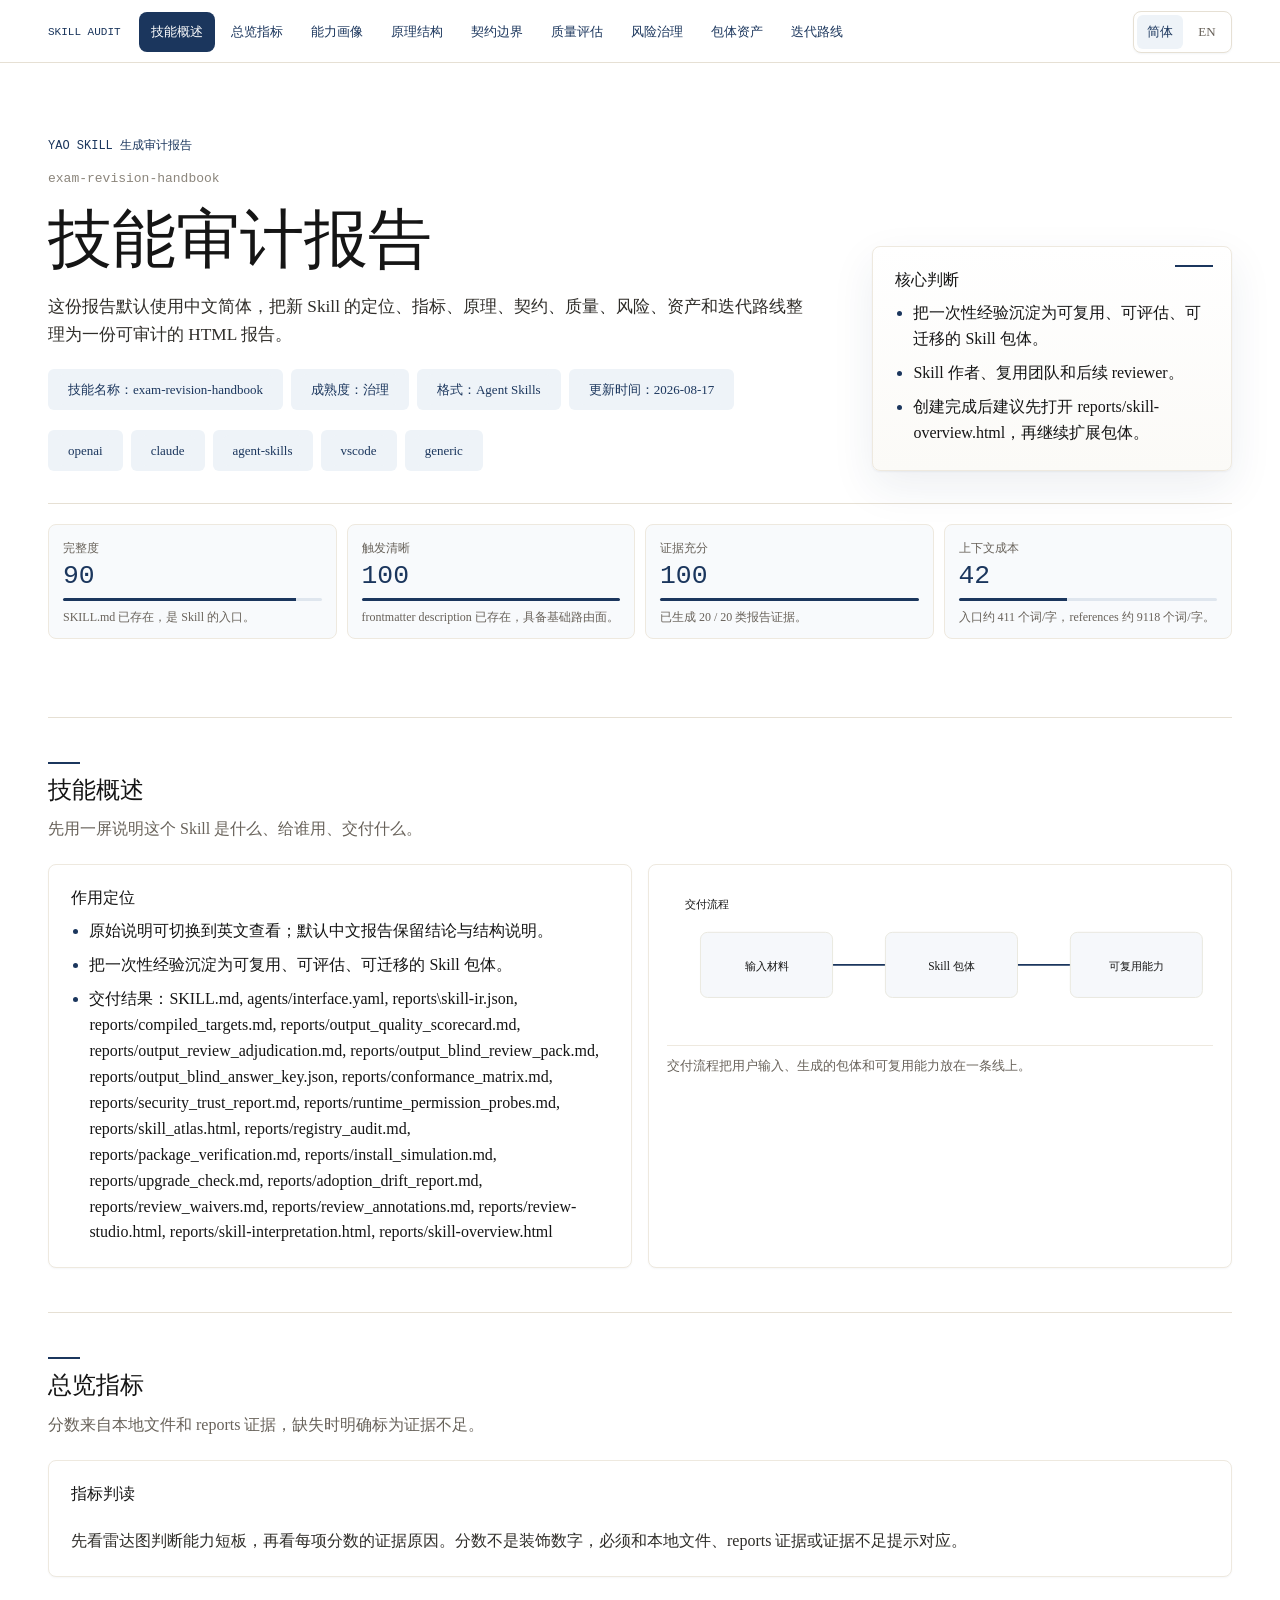
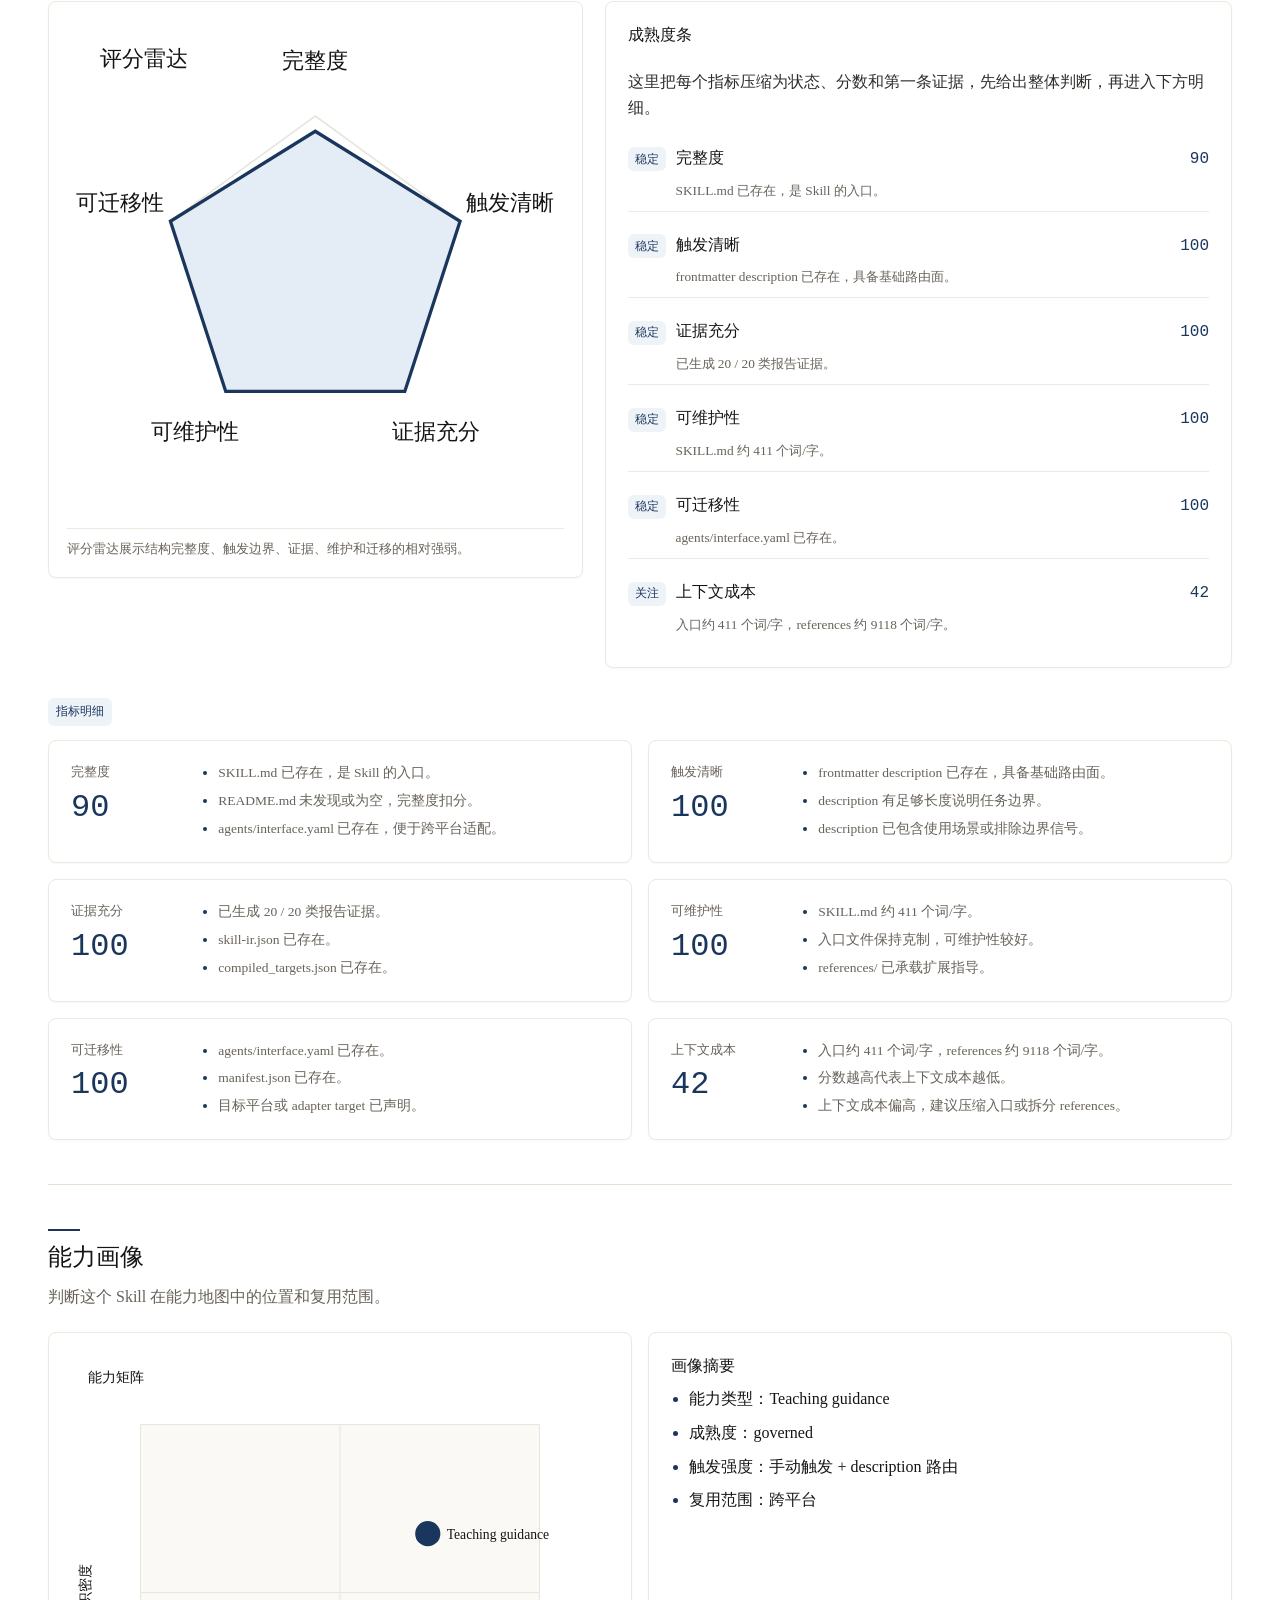
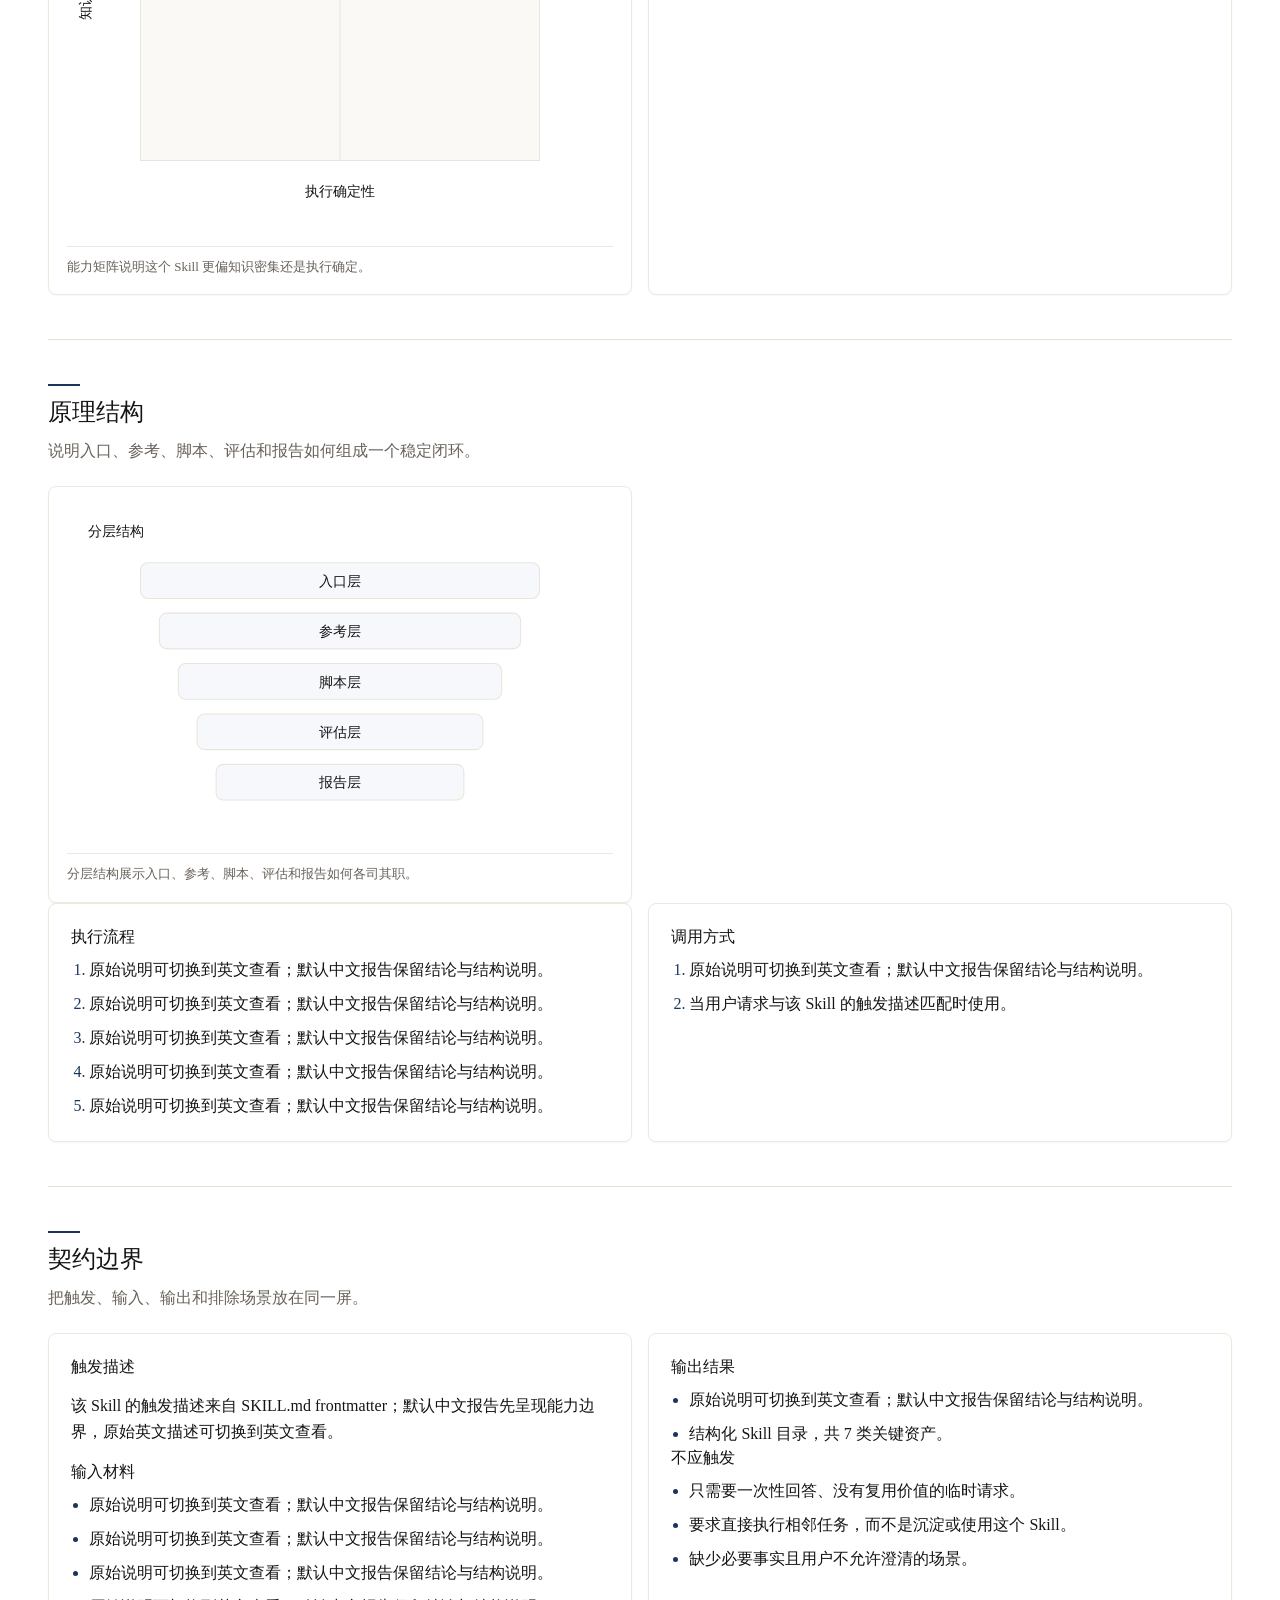
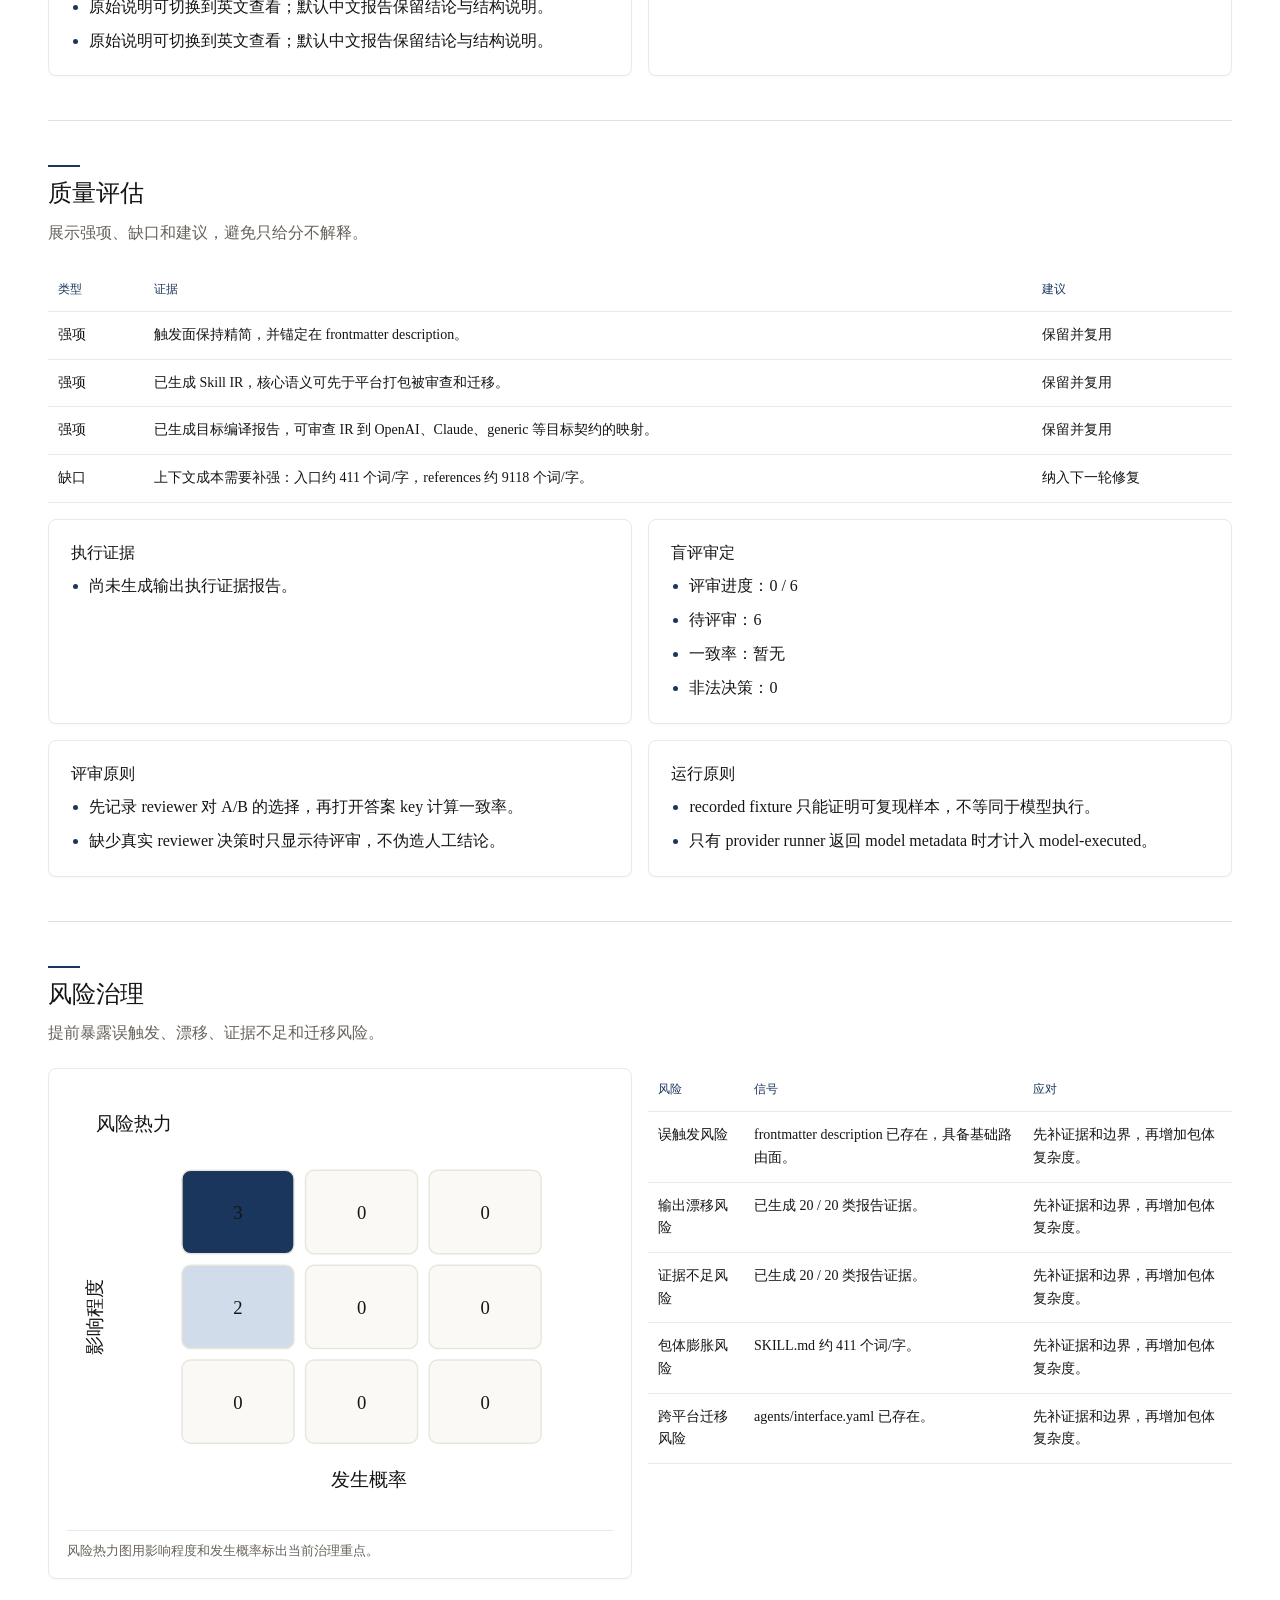
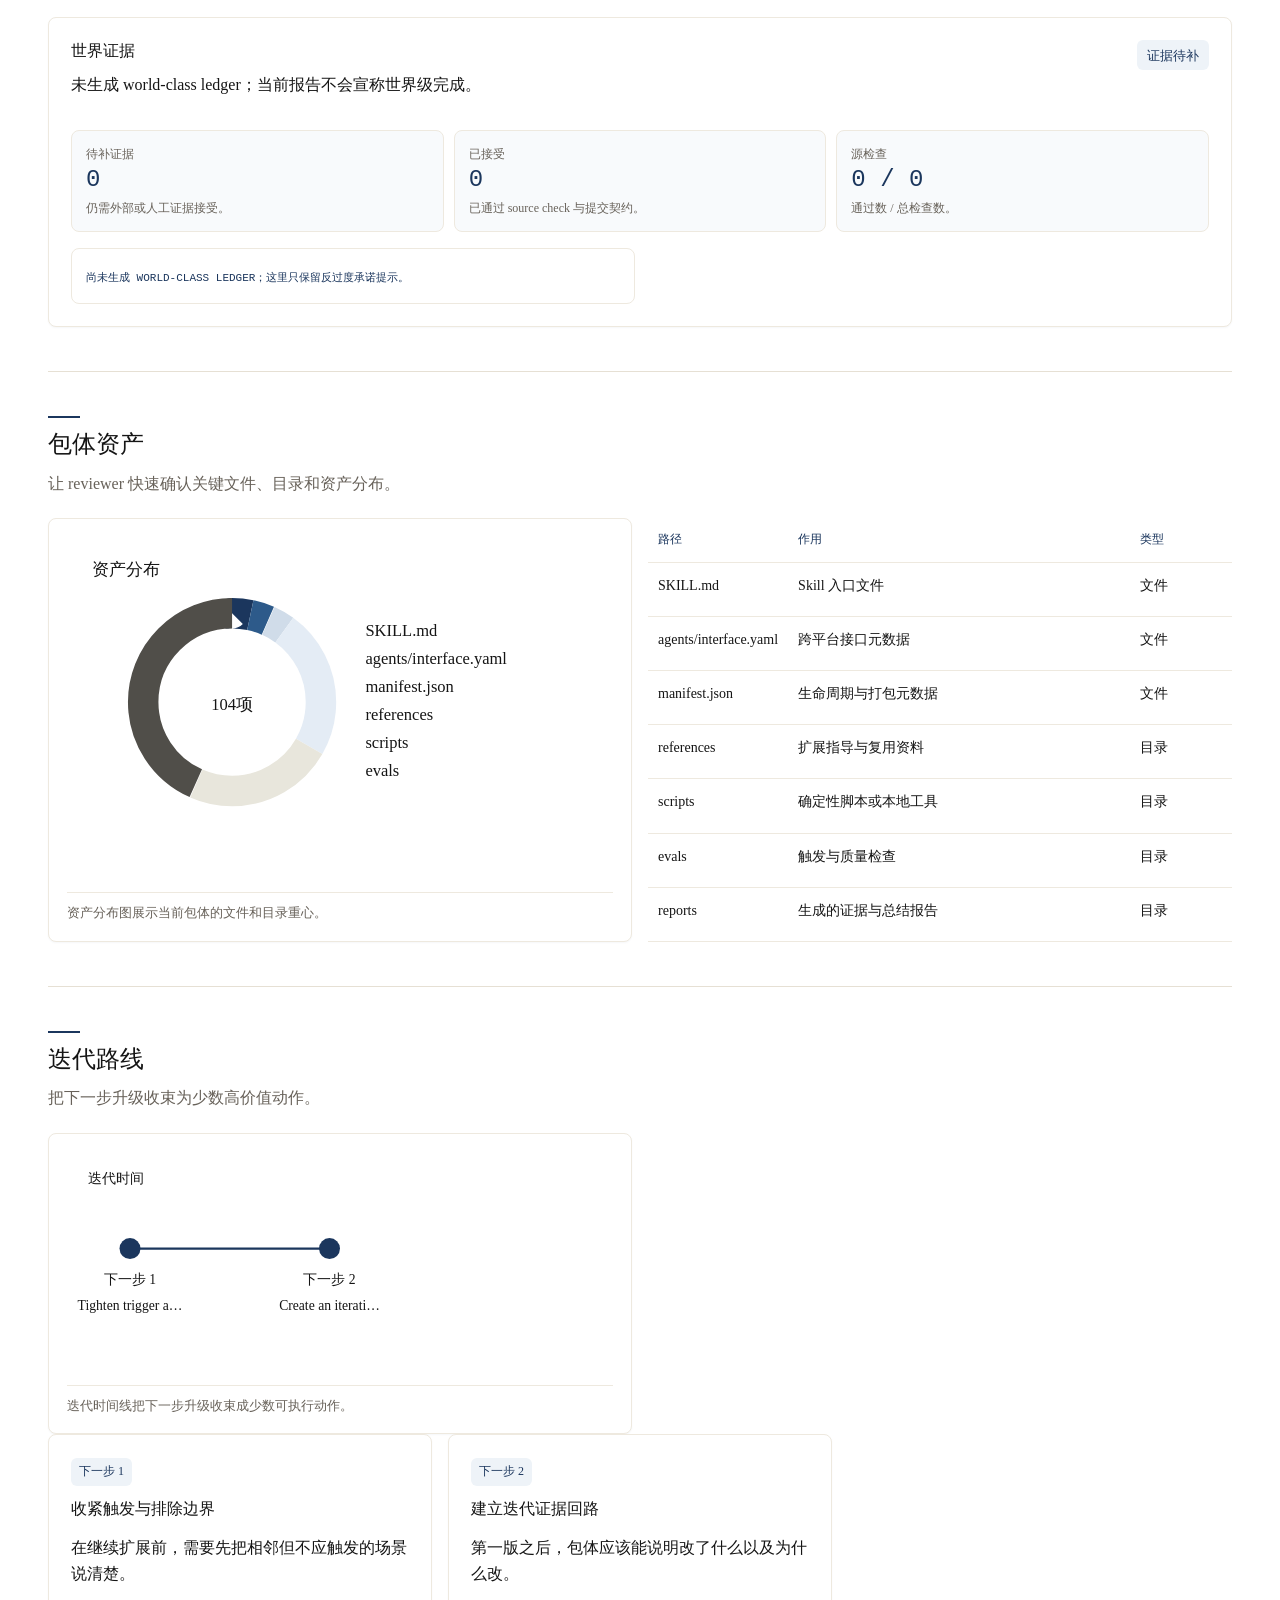
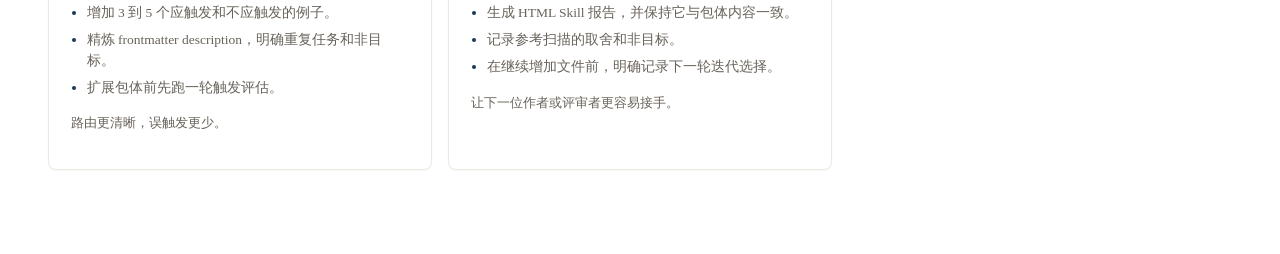
<file: reports/skill-overview.html>
<!DOCTYPE html>
<html lang="zh-CN">
<head>
  <meta charset="utf-8">
  <meta name="viewport" content="width=device-width, initial-scale=1">
  <title>exam-revision-handbook Skill 生成审计报告</title>
  <style>
:root {
      --paper: #ffffff;
      --wash: #f8fafc;
      --wash-strong: #f2f5f8;
      --line: #e6e0d4;
      --line-soft: #eee9df;
      --brand: #1B365D;
      --brand-soft: #EEF3F8;
      --brand-mid: #315982;
      --ink: #151515;
      --text: #2f2d29;
      --muted: #68625a;
      --faint: #8b857b;
      --success: #2f6f5e;
      --warn: #8a5a19;
      --serif: "TsangerJinKai02", "Source Han Serif SC", "Noto Serif CJK SC", "Songti SC", "STSong", Charter, Georgia, serif;
      --mono: "JetBrains Mono", "SF Mono", ui-monospace, Menlo, Consolas, monospace;
      --shadow-soft: 0 1px 2px rgba(27, 54, 93, 0.06), 0 16px 44px rgba(27, 54, 93, 0.08);
    }
    * { box-sizing: border-box; }
    html { scroll-behavior: smooth; }
    body {
      margin: 0;
      background: #ffffff;
      color: var(--ink);
      font-family: var(--serif);
      line-height: 1.62;
      letter-spacing: 0;
      -webkit-font-smoothing: antialiased;
      -moz-osx-font-smoothing: grayscale;
      text-rendering: optimizeLegibility;
    }
    body[data-report-lang="zh-CN"] [data-lang="en"],
    body[data-report-lang="en"] [data-lang="zh-CN"] { display: none !important; }
    .skip-link {
      position: fixed;
      left: 18px;
      top: 10px;
      z-index: 40;
      transform: translateY(-140%);
      padding: 8px 12px;
      border-radius: 8px;
      background: var(--brand);
      color: #fff;
      text-decoration: none;
      transition: transform 160ms cubic-bezier(0.16, 1, 0.3, 1);
    }
    .skip-link:focus-visible { transform: translateY(0); outline: 2px solid var(--brand-mid); outline-offset: 2px; }
    .topbar {
      position: sticky;
      top: 0;
      z-index: 20;
      background: rgba(255, 255, 255, 0.96);
      border-bottom: 1px solid var(--line);
    }
    .progress-track {
      height: 2px;
      background: transparent;
    }
    .progress-bar {
      display: block;
      width: 100%;
      height: 100%;
      background: var(--brand);
      transition: transform 160ms cubic-bezier(0.16, 1, 0.3, 1);
      transform-origin: left center;
      transform: scaleX(0);
    }
    .topbar-inner {
      max-width: 1240px;
      margin: 0 auto;
      padding: 9px 28px;
      display: grid;
      grid-template-columns: minmax(0, 1fr) auto;
      gap: 18px;
      align-items: center;
    }
    .nav-shell {
      display: grid;
      grid-template-columns: auto minmax(0, 1fr);
      gap: 18px;
      align-items: center;
      min-width: 0;
    }
    .report-mark {
      color: var(--brand);
      font-family: var(--mono);
      font-size: 11px;
      line-height: 1;
      text-transform: uppercase;
      white-space: nowrap;
    }
    .report-nav {
      display: flex;
      gap: 4px;
      overflow-x: auto;
      scrollbar-width: none;
      min-width: 0;
    }
    .report-nav::-webkit-scrollbar { display: none; }
    .report-nav a {
      flex: 0 0 auto;
      min-width: 76px;
      min-height: 40px;
      display: inline-flex;
      align-items: center;
      justify-content: center;
      padding: 0 10px;
      color: var(--brand);
      text-decoration: none;
      text-align: center;
      font-size: 13px;
      border-radius: 8px;
      white-space: nowrap;
      transition-property: background-color, color, transform;
      transition-duration: 160ms;
      transition-timing-function: cubic-bezier(0.16, 1, 0.3, 1);
    }
    @media (hover: hover) {
      .report-nav a:hover { background: var(--brand-soft); }
    }
    .report-nav a:focus-visible {
      outline: 2px solid var(--brand-mid);
      outline-offset: 2px;
      background: var(--brand-soft);
    }
    .report-nav a[aria-current="true"] {
      background: var(--brand);
      color: #ffffff;
    }
    .report-nav a[aria-current="true"] span { color: #ffffff; }
    .language-switch {
      display: inline-flex;
      gap: 3px;
      padding: 3px;
      border: 1px solid var(--line);
      border-radius: 8px;
      background: var(--paper);
      box-shadow: 0 1px 2px rgba(27, 54, 93, 0.05);
    }
    .language-switch button {
      appearance: none;
      min-width: 42px;
      min-height: 34px;
      border: 0;
      border-radius: 6px;
      padding: 0 10px;
      background: transparent;
      color: var(--muted);
      font: inherit;
      font-size: 13px;
      cursor: pointer;
      transition-property: background-color, color, transform;
      transition-duration: 160ms;
      transition-timing-function: cubic-bezier(0.16, 1, 0.3, 1);
    }
    .language-switch button:active { transform: scale(0.96); }
    .language-switch button:focus-visible { outline: 2px solid var(--brand-mid); outline-offset: 2px; }
    .language-switch button[aria-pressed="true"] {
      background: var(--brand-soft);
      color: var(--brand);
    }
    .wrap {
      max-width: 1240px;
      margin: 0 auto;
      padding: 58px 28px 92px;
    }
    .hero {
      padding: 16px 0 34px;
    }
    .hero-grid {
      display: grid;
      grid-template-columns: minmax(0, 1fr) 360px;
      gap: 44px;
      align-items: end;
    }
    .eyebrow, .report-mark {
      letter-spacing: 0;
    }
    .eyebrow {
      margin: 0 0 12px;
      color: var(--brand);
      font-family: var(--mono);
      font-size: 12px;
      text-transform: uppercase;
    }
    .slug {
      margin: 0 0 18px;
      color: var(--faint);
      font-family: var(--mono);
      font-size: 13px;
      overflow-wrap: anywhere;
    }
    h1, h2, h3 {
      margin: 0;
      font-weight: 500;
      letter-spacing: 0;
      text-wrap: balance;
    }
    h1 {
      max-width: 8em;
      color: var(--ink);
      font-size: 4rem;
      line-height: 1.02;
    }
    .lead {
      max-width: 760px;
      margin: 20px 0 0;
      color: var(--text);
      font-size: 1.08rem;
      text-wrap: pretty;
    }
    .hero-meta, .badges {
      display: flex;
      flex-wrap: wrap;
      gap: 8px;
      margin-top: 20px;
    }
    .hero-meta span, .badges span, .tag {
      display: inline-flex;
      align-items: center;
      min-height: 30px;
      padding: 5px 10px;
      border-radius: 6px;
      background: var(--brand-soft);
      color: var(--brand);
      font-size: 13px;
      font-variant-numeric: tabular-nums;
    }
    .hero-card {
      position: relative;
      padding: 22px 22px 24px;
      border-radius: 8px;
      background: linear-gradient(180deg, #ffffff 0%, #fbfaf7 100%);
      box-shadow: var(--shadow-soft);
      border: 1px solid var(--line-soft);
    }
    .hero-card::before {
      content: "";
      position: absolute;
      top: 18px;
      right: 18px;
      width: 38px;
      height: 2px;
      background: var(--brand);
    }
    .score-strip {
      display: grid;
      grid-template-columns: repeat(4, minmax(0, 1fr));
      gap: 10px;
      margin-top: 32px;
      padding-top: 20px;
      border-top: 1px solid var(--line);
    }
    .score-chip {
      padding: 14px 14px 12px;
      border-radius: 8px;
      background: var(--wash);
      border: 1px solid var(--line-soft);
    }
    .score-chip span {
      display: block;
      color: var(--muted);
      font-size: 12px;
    }
    .score-chip strong {
      display: block;
      margin: 5px 0 8px;
      color: var(--brand);
      font-family: var(--mono);
      font-size: 1.65rem;
      font-weight: 500;
      line-height: 1;
      font-variant-numeric: tabular-nums;
    }
    .score-chip i {
      display: block;
      height: 3px;
      border-radius: 999px;
      background: linear-gradient(90deg, var(--brand) var(--score), #dfe6ee var(--score));
    }
    .score-chip small {
      display: block;
      margin-top: 8px;
      color: var(--muted);
      font-size: 12px;
      line-height: 1.45;
    }
    section {
      scroll-margin-top: 78px;
      padding-top: 44px;
      margin-top: 44px;
      border-top: 1px solid var(--line);
    }
    section.hero {
      scroll-margin-top: 0;
      padding-top: 16px;
      margin-top: 0;
      border-top: 0;
    }
    .section-head {
      display: grid;
      grid-template-columns: minmax(0, 1fr);
      gap: 22px;
      align-items: start;
    }
    h2 {
      color: var(--ink);
      font-size: 1.5rem;
      line-height: 1.18;
    }
    h2::before {
      content: "";
      display: block;
      width: 32px;
      height: 2px;
      margin-bottom: 12px;
      background: var(--brand);
    }
    h3 {
      color: var(--ink);
      font-size: 1.02rem;
      line-height: 1.3;
      margin-bottom: 10px;
    }
    .section-head > div:first-child p {
      margin: 12px 0 0;
      color: var(--muted);
      max-width: 68ch;
      text-wrap: pretty;
    }
    .section-body {
      margin-top: 24px;
    }
    .two-col, .metric-grid, .chart-grid {
      display: grid;
      grid-template-columns: repeat(2, minmax(0, 1fr));
      gap: 16px;
      align-items: stretch;
    }
    .quality-panels {
      margin-top: 16px;
    }
    .metrics-flow {
      display: grid;
      gap: 30px;
    }
    .metrics-primary {
      display: grid;
      grid-template-columns: minmax(360px, 0.92fr) minmax(0, 1.08fr);
      gap: 22px;
      align-items: start;
    }
    .metrics-primary .chart-figure {
      min-height: 0;
      display: grid;
      align-content: center;
    }
    .metrics-primary .chart-figure svg {
      max-height: 520px;
    }
    .metrics-note {
      display: grid;
      align-content: start;
      gap: 14px;
    }
    .metrics-note p {
      margin: 0;
      max-width: none;
      color: var(--text);
    }
    .metric-summary-list {
      margin: 0;
      padding: 0;
      list-style: none;
      display: grid;
      gap: 10px;
    }
    .metric-summary-list li {
      display: grid;
      grid-template-columns: auto minmax(0, 1fr) auto;
      gap: 8px 10px;
      align-items: baseline;
      padding: 10px 0;
      border-bottom: 1px solid var(--line-soft);
    }
    .metric-summary-list li:last-child { border-bottom: 0; }
    .metric-summary-list b {
      color: var(--ink);
      font-weight: 500;
    }
    .metric-summary-list em {
      color: var(--brand);
      font-family: var(--mono);
      font-style: normal;
      font-variant-numeric: tabular-nums;
    }
    .metric-summary-list small {
      grid-column: 2 / 4;
      color: var(--muted);
      line-height: 1.5;
      overflow-wrap: break-word;
    }
    .metric-detail-section {
      display: grid;
      gap: 14px;
    }
    .detail-section-kicker {
      display: inline-flex;
      width: fit-content;
      min-height: 28px;
      align-items: center;
      padding: 3px 8px;
      border-radius: 6px;
      background: var(--brand-soft);
      color: var(--brand);
      font-size: 12px;
    }
    .metric-status {
      display: inline-flex;
      align-items: center;
      min-height: 24px;
      padding: 2px 7px;
      border-radius: 6px;
      background: var(--brand-soft);
      color: var(--brand);
      font-size: 12px;
    }
    .metric-detail-grid {
      grid-template-columns: repeat(2, minmax(min(100%, 420px), 1fr));
      align-items: stretch;
    }
    .list, .compact-list, .step-list {
      margin: 0;
      padding-left: 1.15em;
      display: grid;
      gap: 8px;
    }
    .list li::marker, .compact-list li::marker, .step-list li::marker { color: var(--brand); }
    .compact-list {
      gap: 6px;
      font-size: 13.5px;
      color: var(--muted);
      line-height: 1.55;
    }
    .compact-list li, .list li, .step-list li {
      min-width: 0;
      overflow-wrap: break-word;
    }
    .panel, .metric-card, .roadmap-item {
      background: #ffffff;
      border: 1px solid var(--line-soft);
      border-radius: 8px;
      padding: 22px;
      box-shadow: 0 1px 2px rgba(27, 54, 93, 0.04);
      min-width: 0;
    }
    .metric-card {
      display: grid;
      grid-template-columns: minmax(112px, 0.28fr) minmax(0, 1fr);
      gap: 18px;
      align-content: start;
      min-height: 0;
    }
    .metric-card-head {
      display: grid;
      gap: 10px;
      align-content: start;
    }
    .metric-card strong {
      display: block;
      margin: 0;
      color: var(--brand);
      font-family: var(--mono);
      font-size: 2rem;
      font-weight: 500;
      line-height: 1;
      font-variant-numeric: tabular-nums;
    }
    .metric-label {
      color: var(--muted);
      font-size: 13px;
      line-height: 1.45;
      overflow-wrap: break-word;
    }
    .metric-card-body {
      min-width: 0;
    }
    .metric-card-body .compact-list {
      gap: 7px;
      max-width: 76ch;
    }
    .metric-card-body .compact-list li {
      overflow-wrap: break-word;
      word-break: normal;
    }
    .chart-figure {
      margin: 0;
      padding: 18px;
      border: 1px solid var(--line-soft);
      border-radius: 8px;
      background: #ffffff;
      box-shadow: 0 1px 2px rgba(27, 54, 93, 0.04);
    }
    .chart-figure svg {
      width: 100%;
      height: auto;
      display: block;
      overflow: visible;
    }
    .chart-figure text {
      fill: var(--ink);
      font-family: var(--serif);
      font-size: 13px;
    }
    .chart-title {
      fill: var(--brand);
      font-size: 16px;
      font-weight: 500;
    }
    .chart-line {
      fill: none;
      stroke: var(--brand);
      stroke-width: 2;
    }
    figcaption {
      margin-top: 12px;
      padding-top: 10px;
      border-top: 1px solid var(--line-soft);
      color: var(--muted);
      font-size: 13px;
      line-height: 1.5;
      text-wrap: pretty;
    }
    table {
      width: 100%;
      border-collapse: collapse;
      font-size: 14px;
    }
    th, td {
      padding: 12px 10px;
      text-align: left;
      border-bottom: 1px solid var(--line-soft);
      vertical-align: top;
    }
    th {
      color: var(--brand);
      font-weight: 500;
      font-size: 12px;
    }
    td:first-child, th:first-child { width: 96px; }
    .world-readiness {
      margin-top: 16px;
      display: grid;
      gap: 16px;
    }
    .section-head > .world-readiness { grid-column: 1; }
    .world-readiness-head {
      display: grid;
      grid-template-columns: minmax(0, 1fr) auto;
      gap: 16px;
      align-items: start;
    }
    .world-readiness-head p {
      margin-top: 8px;
      max-width: 72ch;
    }
    .world-status {
      display: inline-flex;
      align-items: center;
      min-height: 30px;
      padding: 4px 10px;
      border-radius: 6px;
      background: var(--brand-soft);
      color: var(--brand);
      font-size: 13px;
      white-space: nowrap;
    }
    .evidence-kpis {
      display: grid;
      grid-template-columns: repeat(3, minmax(0, 1fr));
      gap: 10px;
    }
    .evidence-kpi {
      padding: 14px;
      border: 1px solid var(--line-soft);
      border-radius: 8px;
      background: var(--wash);
      min-width: 0;
    }
    .evidence-kpi span {
      display: block;
      color: var(--muted);
      font-size: 12px;
    }
    .evidence-kpi strong {
      display: block;
      margin-top: 4px;
      color: var(--brand);
      font-family: var(--mono);
      font-size: 1.5rem;
      font-weight: 500;
      line-height: 1;
      font-variant-numeric: tabular-nums;
    }
    .evidence-kpi small {
      display: block;
      margin-top: 8px;
      color: var(--muted);
      line-height: 1.45;
      overflow-wrap: break-word;
    }
    .evidence-list {
      display: grid;
      grid-template-columns: repeat(2, minmax(0, 1fr));
      gap: 10px;
    }
    .evidence-item {
      padding: 14px;
      border: 1px solid var(--line-soft);
      border-radius: 8px;
      background: #ffffff;
      min-width: 0;
    }
    .evidence-item span {
      color: var(--brand);
      font-family: var(--mono);
      font-size: 11px;
      text-transform: uppercase;
    }
    .evidence-item h4 {
      margin: 4px 0 8px;
      color: var(--ink);
      font-size: 1rem;
      font-weight: 500;
      line-height: 1.3;
    }
    .evidence-item h5 {
      margin: 12px 0 6px;
      color: var(--brand);
      font-size: 12px;
      font-weight: 500;
    }
    .evidence-item p {
      margin: 0;
      max-width: none;
      color: var(--muted);
      overflow-wrap: break-word;
    }
    .blocked-checks {
      margin: 0;
      padding-left: 1.05em;
      color: var(--muted);
      font-size: 13px;
      line-height: 1.45;
    }
    .blocked-checks li {
      overflow-wrap: break-word;
    }
    .blocked-checks li::marker {
      color: var(--brand);
    }
    .blocked-checks-empty {
      font-size: 13px;
    }
    .roadmap {
      display: grid;
      grid-template-columns: repeat(3, minmax(0, 1fr));
      gap: 16px;
    }
    .step {
      display: inline-flex;
      margin-bottom: 12px;
      min-height: 28px;
      align-items: center;
      padding: 3px 8px;
      border-radius: 6px;
      background: var(--brand-soft);
      color: var(--brand);
      font-size: 12px;
    }
    .unlock {
      margin-top: 14px;
      color: var(--muted);
      font-size: 13px;
    }
    @media (max-width: 980px) {
      .topbar-inner {
        grid-template-columns: minmax(0, 1fr) auto;
        padding: 8px 16px;
      }
      .nav-shell { grid-template-columns: 1fr; gap: 6px; }
      .report-mark { display: none; }
      .report-nav a { min-width: 72px; }
      .hero-grid, .section-head { grid-template-columns: 1fr; }
      .section-head > .world-readiness { grid-column: auto; }
      .hero-grid { gap: 24px; }
      .score-strip { grid-template-columns: repeat(2, minmax(0, 1fr)); }
      .metrics-primary, .metric-detail-grid, .two-col, .metric-grid, .chart-grid, .roadmap { grid-template-columns: 1fr; }
      .evidence-list { grid-template-columns: 1fr; }
      .metric-card { grid-template-columns: 1fr; }
      h1 { font-size: 2.75rem; }
    }
    @media (max-width: 540px) {
      .wrap { padding: 34px 16px 72px; }
      .topbar-inner { gap: 10px; }
      .report-nav {
        display: flex;
        gap: 2px;
      }
      .report-nav a {
        min-width: 66px;
        min-height: 38px;
        padding: 0 8px;
        font-size: 12px;
      }
      .language-switch button { min-width: 38px; min-height: 32px; padding: 0 8px; }
      .hero { padding-top: 8px; }
      h1 { max-width: 8em; font-size: 2.35rem; }
      .lead { font-size: 1rem; }
      .hero-meta span, .badges span { font-size: 12px; }
      .score-strip { grid-template-columns: 1fr; }
      section { margin-top: 34px; padding-top: 34px; }
      .panel, .metric-card, .roadmap-item, .chart-figure, .hero-card { padding: 18px; }
      .world-readiness-head, .evidence-kpis { grid-template-columns: 1fr; }
      .metric-card { grid-template-columns: 1fr; gap: 10px; }
      .metric-card strong { margin-bottom: 2px; }
      .metric-summary-list li { grid-template-columns: auto minmax(0, 1fr) auto; }
      table { font-size: 13px; }
      th, td { padding: 10px 7px; }
    }
    @media (prefers-reduced-motion: reduce) {
      html { scroll-behavior: auto; }
      *, *::before, *::after { transition-duration: 0.01ms !important; }
    }
  </style>
</head>
<body data-report-lang="zh-CN">
  <a class="skip-link" href="#overview"><span data-lang="zh-CN">跳到正文</span><span data-lang="en">Skip to content</span></a>
  <header class="topbar">
    <div class="progress-track" aria-hidden="true"><span class="progress-bar"></span></div>
    <div class="topbar-inner">
      <div class="nav-shell">
        <span class="report-mark">Skill audit</span>
        <nav class="report-nav" aria-label="报告导航"><a href="#overview"><span data-lang="zh-CN">技能概述</span><span data-lang="en">Overview</span></a><a href="#metrics"><span data-lang="zh-CN">总览指标</span><span data-lang="en">Metrics</span></a><a href="#capability"><span data-lang="zh-CN">能力画像</span><span data-lang="en">Profile</span></a><a href="#principle"><span data-lang="zh-CN">原理结构</span><span data-lang="en">Principle</span></a><a href="#contract"><span data-lang="zh-CN">契约边界</span><span data-lang="en">Contract</span></a><a href="#quality"><span data-lang="zh-CN">质量评估</span><span data-lang="en">Quality</span></a><a href="#risk"><span data-lang="zh-CN">风险治理</span><span data-lang="en">Risk</span></a><a href="#assets"><span data-lang="zh-CN">包体资产</span><span data-lang="en">Assets</span></a><a href="#roadmap"><span data-lang="zh-CN">迭代路线</span><span data-lang="en">Roadmap</span></a></nav>
      </div>
      <div class="language-switch" aria-label="语言切换"><button type="button" data-set-lang="zh-CN" aria-pressed="true">简体</button><button type="button" data-set-lang="en" aria-pressed="false">EN</button></div>
    </div>
  </header>
  <main id="main-content" class="wrap">
    <section class="hero" aria-labelledby="report-title">
      <div class="hero-grid">
        <div>
          <p class="eyebrow"><span data-lang="zh-CN">YAO Skill 生成审计报告</span><span data-lang="en">YAO Skill Generation Audit</span></p>
          <p class="slug">exam-revision-handbook</p>
          <h1 id="report-title"><span data-lang="zh-CN">技能审计报告</span><span data-lang="en">Exam Revision Handbook Audit Report</span></h1>
          <p class="lead"><span data-lang="zh-CN">这份报告默认使用中文简体，把新 Skill 的定位、指标、原理、契约、质量、风险、资产和迭代路线整理为一份可审计的 HTML 报告。</span><span data-lang="en">Create source-backed GCSE, IGCSE, A-Level, and College Board AP revision handbooks from official AQA, Edexcel, CAIE, and College Board sources. Use when acquiring a syllabus, decomposing requirements into atomic teaching points, writing worked examples, planning or reviewing educational visuals, rendering a handbook, reviewing HTML, or exporting an approved PDF. Do not use for unsupported curricula unless the user accepts the experimental manual-import boundary.</span></p>
          <div class="hero-meta"><span><span data-lang="zh-CN">技能名称：exam-revision-handbook</span><span data-lang="en">Skill name: exam-revision-handbook</span></span><span><span data-lang="zh-CN">成熟度：治理</span><span data-lang="en">Maturity: governed</span></span><span><span data-lang="zh-CN">格式：Agent Skills</span><span data-lang="en">Format: agent-skills</span></span><span><span data-lang="zh-CN">更新时间：2026-08-17</span><span data-lang="en">Updated: 2026-08-17</span></span></div>
          <div class="badges"><span><span data-lang="zh-CN">openai</span><span data-lang="en">openai</span></span><span><span data-lang="zh-CN">claude</span><span data-lang="en">claude</span></span><span><span data-lang="zh-CN">agent-skills</span><span data-lang="en">agent-skills</span></span><span><span data-lang="zh-CN">vscode</span><span data-lang="en">vscode</span></span><span><span data-lang="zh-CN">generic</span><span data-lang="en">generic</span></span></div>
        </div>
        <aside class="hero-card">
          <h3><span data-lang="zh-CN">核心判断</span><span data-lang="en">Core reading</span></h3>
          <ul class="list"><li><span data-lang="zh-CN">把一次性经验沉淀为可复用、可评估、可迁移的 Skill 包体。</span><span data-lang="en">Turn one-off experience into a reusable, evaluable, and portable skill package.</span></li><li><span data-lang="zh-CN">Skill 作者、复用团队和后续 reviewer。</span><span data-lang="en">Skill authors, reuse teams, and later reviewers.</span></li><li><span data-lang="zh-CN">创建完成后建议先打开 reports/skill-overview.html，再继续扩展包体。</span><span data-lang="en">After creation, open reports/skill-overview.html before expanding the package further.</span></li></ul>
        </aside>
      </div>
      <div class="score-strip" aria-label="报告关键指标"><article class='score-chip'><span><span data-lang="zh-CN">完整度</span><span data-lang="en">Completeness</span></span><strong>90</strong><i style='--score:90%'></i><small><span data-lang="zh-CN">SKILL.md 已存在，是 Skill 的入口。</span><span data-lang="en">SKILL.md exists and acts as the skill entrypoint.</span></small></article><article class='score-chip'><span><span data-lang="zh-CN">触发清晰</span><span data-lang="en">Trigger clarity</span></span><strong>100</strong><i style='--score:100%'></i><small><span data-lang="zh-CN">frontmatter description 已存在，具备基础路由面。</span><span data-lang="en">The frontmatter description exists, giving the skill a basic routing surface.</span></small></article><article class='score-chip'><span><span data-lang="zh-CN">证据充分</span><span data-lang="en">Evidence depth</span></span><strong>100</strong><i style='--score:100%'></i><small><span data-lang="zh-CN">已生成 20 / 20 类报告证据。</span><span data-lang="en">Generated 20 / 20 evidence report types.</span></small></article><article class='score-chip'><span><span data-lang="zh-CN">上下文成本</span><span data-lang="en">Context cost</span></span><strong>42</strong><i style='--score:42%'></i><small><span data-lang="zh-CN">入口约 411 个词/字，references 约 9118 个词/字。</span><span data-lang="en">Entrypoint is about 411 words/characters; references are about 9118.</span></small></article></div>
    </section>

    <section id="overview">
      <div class="section-head">
        <div>
          <h2><span data-lang="zh-CN">技能概述</span><span data-lang="en">Overview</span></h2>
          <p><span data-lang="zh-CN">先用一屏说明这个 Skill 是什么、给谁用、交付什么。</span><span data-lang="en">A first-screen explanation of what this skill is, who it serves, and what it delivers.</span></p>
        </div>
        <div class="two-col">
          <article class="panel">
            <h3><span data-lang="zh-CN">作用定位</span><span data-lang="en">Role</span></h3>
            <ul class="list"><li><span data-lang="zh-CN">原始说明可切换到英文查看；默认中文报告保留结论与结构说明。</span><span data-lang="en">Create source-backed GCSE, IGCSE, A-Level, and College Board AP revision handbooks from official AQA, Edexcel, CAIE, and College Board sources. Use when acquiring a syllabus, decomposing requirements into atomic teaching points, writing worked examples, planning or reviewing educational visuals, rendering a handbook, reviewing HTML, or exporting an approved PDF. Do not use for unsupported curricula unless the user accepts the experimental manual-import boundary.</span></li><li><span data-lang="zh-CN">把一次性经验沉淀为可复用、可评估、可迁移的 Skill 包体。</span><span data-lang="en">Turn one-off experience into a reusable, evaluable, and portable skill package.</span></li><li><span data-lang="zh-CN">交付结果：SKILL.md, agents/interface.yaml, reports\skill-ir.json, reports/compiled_targets.md, reports/output_quality_scorecard.md, reports/output_review_adjudication.md, reports/output_blind_review_pack.md, reports/output_blind_answer_key.json, reports/conformance_matrix.md, reports/security_trust_report.md, reports/runtime_permission_probes.md, reports/skill_atlas.html, reports/registry_audit.md, reports/package_verification.md, reports/install_simulation.md, reports/upgrade_check.md, reports/adoption_drift_report.md, reports/review_waivers.md, reports/review_annotations.md, reports/review-studio.html, reports/skill-interpretation.html, reports/skill-overview.html</span><span data-lang="en">Deliverables: SKILL.md, agents/interface.yaml, reports\skill-ir.json, reports/compiled_targets.md, reports/output_quality_scorecard.md, reports/output_review_adjudication.md, reports/output_blind_review_pack.md, reports/output_blind_answer_key.json, reports/conformance_matrix.md, reports/security_trust_report.md, reports/runtime_permission_probes.md, reports/skill_atlas.html, reports/registry_audit.md, reports/package_verification.md, reports/install_simulation.md, reports/upgrade_check.md, reports/adoption_drift_report.md, reports/review_waivers.md, reports/review_annotations.md, reports/review-studio.html, reports/skill-interpretation.html, reports/skill-overview.html</span></li></ul>
          </article>
          <figure class="chart-figure" data-chart="flow"><svg viewBox="0 0 620 170" role="img" aria-label="交付流程"><text data-lang="zh-CN" x="20" y="28" class="chart-title">交付流程</text><text data-lang="en" x="20" y="28" class="chart-title">Delivery Flow</text><path d="M188 93 H248 M398 93 H458" class="chart-line"/><g><rect x="38" y="56" width="150" height="74" rx="8" fill="#F6F8FB" stroke="#e8e6dc"/><text data-lang="zh-CN" x="113" y="99" text-anchor="middle">输入材料</text><text data-lang="en" x="113" y="99" text-anchor="middle">Input material</text></g><g><rect x="248" y="56" width="150" height="74" rx="8" fill="#F6F8FB" stroke="#e8e6dc"/><text data-lang="zh-CN" x="323" y="99" text-anchor="middle">Skill 包体</text><text data-lang="en" x="323" y="99" text-anchor="middle">Skill package</text></g><g><rect x="458" y="56" width="150" height="74" rx="8" fill="#F6F8FB" stroke="#e8e6dc"/><text data-lang="zh-CN" x="533" y="99" text-anchor="middle">可复用能力</text><text data-lang="en" x="533" y="99" text-anchor="middle">Reusable capability</text></g></svg><figcaption><span data-lang="zh-CN">交付流程把用户输入、生成的包体和可复用能力放在一条线上。</span><span data-lang="en">The delivery flow places user input, generated package, and reusable capability on one path.</span></figcaption></figure>
        </div>
      </div>
    </section>

    <section id="metrics">
      <div class="section-head">
        <div>
          <h2><span data-lang="zh-CN">总览指标</span><span data-lang="en">Metrics</span></h2>
          <p><span data-lang="zh-CN">分数来自本地文件和 reports 证据，缺失时明确标为证据不足。</span><span data-lang="en">Scores are derived from package files and reports; missing inputs are shown as evidence gaps.</span></p>
        </div>
        <article class="panel metrics-note">
          <h3><span data-lang="zh-CN">指标判读</span><span data-lang="en">Reading</span></h3>
          <p><span data-lang="zh-CN">先看雷达图判断能力短板，再看每项分数的证据原因。分数不是装饰数字，必须和本地文件、reports 证据或证据不足提示对应。</span><span data-lang="en">Read the radar first for weak spots, then inspect each score with its evidence. Scores must map to local files, reports, or explicit evidence gaps.</span></p>
        </article>
      </div>
      <div class="section-body metrics-report">
        <div class="metrics-flow">
          <div class="metrics-primary" aria-label="指标图表与成熟度摘要">
            <figure class="chart-figure" data-chart="radar"><svg viewBox="0 0 300 300" role="img" aria-label="评分雷达"><text data-lang="zh-CN" x="20" y="28" class="chart-title">评分雷达</text><text data-lang="en" x="20" y="28" class="chart-title">Rating Radar</text><polygon points="150.0,127.0 171.9,142.9 163.5,168.6 136.5,168.6 128.1,142.9" fill="none" stroke="#e8e6dc" stroke-width="1"/><polygon points="150.0,104.0 193.7,135.8 177.0,187.2 123.0,187.2 106.3,135.8" fill="none" stroke="#e8e6dc" stroke-width="1"/><polygon points="150.0,81.0 215.6,128.7 190.6,205.8 109.4,205.8 84.4,128.7" fill="none" stroke="#e8e6dc" stroke-width="1"/><polygon points="150.0,58.0 237.5,121.6 204.1,224.4 95.9,224.4 62.5,121.6" fill="none" stroke="#e8e6dc" stroke-width="1"/><polygon points="150.0,67.2 237.5,121.6 204.1,224.4 95.9,224.4 62.5,121.6" fill="#E4ECF5" stroke="#1B365D" stroke-width="2"/><text data-lang="zh-CN" x="150.0" y="26.0" text-anchor="middle" dominant-baseline="middle">完整度</text><text data-lang="en" x="150.0" y="26.0" text-anchor="middle" dominant-baseline="middle">Completeness</text><text data-lang="zh-CN" x="267.9" y="111.7" text-anchor="middle" dominant-baseline="middle">触发清晰</text><text data-lang="en" x="267.9" y="111.7" text-anchor="middle" dominant-baseline="middle">Trigger clarity</text><text data-lang="zh-CN" x="222.9" y="250.3" text-anchor="middle" dominant-baseline="middle">证据充分</text><text data-lang="en" x="222.9" y="250.3" text-anchor="middle" dominant-baseline="middle">Evidence depth</text><text data-lang="zh-CN" x="77.1" y="250.3" text-anchor="middle" dominant-baseline="middle">可维护性</text><text data-lang="en" x="77.1" y="250.3" text-anchor="middle" dominant-baseline="middle">Maintainability</text><text data-lang="zh-CN" x="32.1" y="111.7" text-anchor="middle" dominant-baseline="middle">可迁移性</text><text data-lang="en" x="32.1" y="111.7" text-anchor="middle" dominant-baseline="middle">Portability</text></svg><figcaption><span data-lang="zh-CN">评分雷达展示结构完整度、触发边界、证据、维护和迁移的相对强弱。</span><span data-lang="en">The radar chart compares completeness, trigger clarity, evidence, maintainability, and portability.</span></figcaption></figure>
            <article class="panel metrics-note metrics-summary-panel">
              <h3><span data-lang="zh-CN">成熟度条</span><span data-lang="en">Maturity Bar</span></h3>
              <p><span data-lang="zh-CN">这里把每个指标压缩为状态、分数和第一条证据，先给出整体判断，再进入下方明细。</span><span data-lang="en">This compresses each metric into status, score, and the first evidence item before the detailed cards below.</span></p>
              <ol class='metric-summary-list'><li><span class='metric-status'><span data-lang="zh-CN">稳定</span><span data-lang="en">Stable</span></span><b><span data-lang="zh-CN">完整度</span><span data-lang="en">Completeness</span></b><em>90</em><small><span data-lang="zh-CN">SKILL.md 已存在，是 Skill 的入口。</span><span data-lang="en">SKILL.md exists and acts as the skill entrypoint.</span></small></li><li><span class='metric-status'><span data-lang="zh-CN">稳定</span><span data-lang="en">Stable</span></span><b><span data-lang="zh-CN">触发清晰</span><span data-lang="en">Trigger clarity</span></b><em>100</em><small><span data-lang="zh-CN">frontmatter description 已存在，具备基础路由面。</span><span data-lang="en">The frontmatter description exists, giving the skill a basic routing surface.</span></small></li><li><span class='metric-status'><span data-lang="zh-CN">稳定</span><span data-lang="en">Stable</span></span><b><span data-lang="zh-CN">证据充分</span><span data-lang="en">Evidence depth</span></b><em>100</em><small><span data-lang="zh-CN">已生成 20 / 20 类报告证据。</span><span data-lang="en">Generated 20 / 20 evidence report types.</span></small></li><li><span class='metric-status'><span data-lang="zh-CN">稳定</span><span data-lang="en">Stable</span></span><b><span data-lang="zh-CN">可维护性</span><span data-lang="en">Maintainability</span></b><em>100</em><small><span data-lang="zh-CN">SKILL.md 约 411 个词/字。</span><span data-lang="en">SKILL.md is about 411 words/characters.</span></small></li><li><span class='metric-status'><span data-lang="zh-CN">稳定</span><span data-lang="en">Stable</span></span><b><span data-lang="zh-CN">可迁移性</span><span data-lang="en">Portability</span></b><em>100</em><small><span data-lang="zh-CN">agents/interface.yaml 已存在。</span><span data-lang="en">agents/interface.yaml exists.</span></small></li><li><span class='metric-status'><span data-lang="zh-CN">关注</span><span data-lang="en">Watch</span></span><b><span data-lang="zh-CN">上下文成本</span><span data-lang="en">Context cost</span></b><em>42</em><small><span data-lang="zh-CN">入口约 411 个词/字，references 约 9118 个词/字。</span><span data-lang="en">Entrypoint is about 411 words/characters; references are about 9118.</span></small></li></ol>
            </article>
          </div>
          <div class="metric-detail-section">
            <div class="detail-section-kicker"><span data-lang="zh-CN">指标明细</span><span data-lang="en">Metric Details</span></div>
            <div class="metric-grid metric-detail-grid"><article class='metric-card'><div class='metric-card-head'><span class='metric-label'><span data-lang="zh-CN">完整度</span><span data-lang="en">Completeness</span></span><strong>90</strong></div><div class='metric-card-body'><ul class="compact-list"><li><span data-lang="zh-CN">SKILL.md 已存在，是 Skill 的入口。</span><span data-lang="en">SKILL.md exists and acts as the skill entrypoint.</span></li><li><span data-lang="zh-CN">README.md 未发现或为空，完整度扣分。</span><span data-lang="en">README.md was not found or is empty, reducing completeness.</span></li><li><span data-lang="zh-CN">agents/interface.yaml 已存在，便于跨平台适配。</span><span data-lang="en">agents/interface.yaml exists for cross-platform adaptation.</span></li></ul></div></article><article class='metric-card'><div class='metric-card-head'><span class='metric-label'><span data-lang="zh-CN">触发清晰</span><span data-lang="en">Trigger clarity</span></span><strong>100</strong></div><div class='metric-card-body'><ul class="compact-list"><li><span data-lang="zh-CN">frontmatter description 已存在，具备基础路由面。</span><span data-lang="en">The frontmatter description exists, giving the skill a basic routing surface.</span></li><li><span data-lang="zh-CN">description 有足够长度说明任务边界。</span><span data-lang="en">The description is long enough to explain the task boundary.</span></li><li><span data-lang="zh-CN">description 已包含使用场景或排除边界信号。</span><span data-lang="en">The description includes usage-scenario or exclusion-boundary signals.</span></li></ul></div></article><article class='metric-card'><div class='metric-card-head'><span class='metric-label'><span data-lang="zh-CN">证据充分</span><span data-lang="en">Evidence depth</span></span><strong>100</strong></div><div class='metric-card-body'><ul class="compact-list"><li><span data-lang="zh-CN">已生成 20 / 20 类报告证据。</span><span data-lang="en">Generated 20 / 20 evidence report types.</span></li><li><span data-lang="zh-CN">skill-ir.json 已存在。</span><span data-lang="en">skill-ir.json exists.</span></li><li><span data-lang="zh-CN">compiled_targets.json 已存在。</span><span data-lang="en">compiled_targets.json exists.</span></li></ul></div></article><article class='metric-card'><div class='metric-card-head'><span class='metric-label'><span data-lang="zh-CN">可维护性</span><span data-lang="en">Maintainability</span></span><strong>100</strong></div><div class='metric-card-body'><ul class="compact-list"><li><span data-lang="zh-CN">SKILL.md 约 411 个词/字。</span><span data-lang="en">SKILL.md is about 411 words/characters.</span></li><li><span data-lang="zh-CN">入口文件保持克制，可维护性较好。</span><span data-lang="en">The entrypoint stays restrained, which supports maintainability.</span></li><li><span data-lang="zh-CN">references/ 已承载扩展指导。</span><span data-lang="en">references/ carries extended guidance.</span></li></ul></div></article><article class='metric-card'><div class='metric-card-head'><span class='metric-label'><span data-lang="zh-CN">可迁移性</span><span data-lang="en">Portability</span></span><strong>100</strong></div><div class='metric-card-body'><ul class="compact-list"><li><span data-lang="zh-CN">agents/interface.yaml 已存在。</span><span data-lang="en">agents/interface.yaml exists.</span></li><li><span data-lang="zh-CN">manifest.json 已存在。</span><span data-lang="en">manifest.json exists.</span></li><li><span data-lang="zh-CN">目标平台或 adapter target 已声明。</span><span data-lang="en">Target platforms or adapter targets are declared.</span></li></ul></div></article><article class='metric-card'><div class='metric-card-head'><span class='metric-label'><span data-lang="zh-CN">上下文成本</span><span data-lang="en">Context cost</span></span><strong>42</strong></div><div class='metric-card-body'><ul class="compact-list"><li><span data-lang="zh-CN">入口约 411 个词/字，references 约 9118 个词/字。</span><span data-lang="en">Entrypoint is about 411 words/characters; references are about 9118.</span></li><li><span data-lang="zh-CN">分数越高代表上下文成本越低。</span><span data-lang="en">A higher score means lower context cost.</span></li><li><span data-lang="zh-CN">上下文成本偏高，建议压缩入口或拆分 references。</span><span data-lang="en">Context cost is high; compress the entrypoint or split references further.</span></li></ul></div></article></div>
          </div>
        </div>
      </div>
    </section>

    <section id="capability">
      <div class="section-head">
        <div>
          <h2><span data-lang="zh-CN">能力画像</span><span data-lang="en">Capability</span></h2>
          <p><span data-lang="zh-CN">判断这个 Skill 在能力地图中的位置和复用范围。</span><span data-lang="en">Places this skill on a capability map and clarifies reuse scope.</span></p>
        </div>
        <div class="two-col">
          <figure class="chart-figure" data-chart="matrix"><svg viewBox="0 0 520 460" role="img" aria-label="能力矩阵"><text data-lang="zh-CN" x="20" y="30" class="chart-title">能力矩阵</text><text data-lang="en" x="20" y="30" class="chart-title">Capability Matrix</text><rect x="70" y="70" width="380" height="320" fill="#faf9f5" stroke="#e8e6dc"/><line x1="260" y1="70" x2="260" y2="390" stroke="#e8e6dc"/><line x1="70" y1="230" x2="450" y2="230" stroke="#e8e6dc"/><text data-lang="zh-CN" x="260" y="424" text-anchor="middle">执行确定性</text><text data-lang="en" x="260" y="424" text-anchor="middle">Execution certainty</text><text data-lang="zh-CN" x="22" y="230" transform="rotate(-90 22 230)" text-anchor="middle">知识密度</text><text data-lang="en" x="22" y="230" transform="rotate(-90 22 230)" text-anchor="middle">Knowledge density</text><circle cx="343.6" cy="174.0" r="12" fill="#1B365D"/><text data-lang="zh-CN" x="361.6" y="179.0">Teaching guidance</text><text data-lang="en" x="361.6" y="179.0">Teaching guidance</text></svg><figcaption><span data-lang="zh-CN">能力矩阵说明这个 Skill 更偏知识密集还是执行确定。</span><span data-lang="en">The capability matrix shows whether the skill leans toward knowledge density or execution certainty.</span></figcaption></figure>
          <article class="panel">
            <h3><span data-lang="zh-CN">画像摘要</span><span data-lang="en">Profile</span></h3>
            <ul class="list"><li><span data-lang="zh-CN">能力类型：Teaching guidance</span><span data-lang="en">Capability type: Teaching guidance</span></li><li><span data-lang="zh-CN">成熟度：governed</span><span data-lang="en">Maturity: governed</span></li><li><span data-lang="zh-CN">触发强度：手动触发 + description 路由</span><span data-lang="en">Trigger strength: Manual activation plus description-based routing</span></li><li><span data-lang="zh-CN">复用范围：跨平台</span><span data-lang="en">Reuse scope: Cross-platform</span></li></ul>
          </article>
        </div>
      </div>
    </section>

    <section id="principle">
      <div class="section-head">
        <div>
          <h2><span data-lang="zh-CN">原理结构</span><span data-lang="en">Principle</span></h2>
          <p><span data-lang="zh-CN">说明入口、参考、脚本、评估和报告如何组成一个稳定闭环。</span><span data-lang="en">Explains how entrypoint, references, scripts, evals, and reports form a stable loop.</span></p>
        </div>
        <div>
          <div class="chart-grid"><figure class="chart-figure" data-chart="layers"><svg viewBox="0 0 520 320" role="img" aria-label="Skill principle flow"><text data-lang="zh-CN" x="20" y="30" class="chart-title">分层结构</text><text data-lang="en" x="20" y="30" class="chart-title">Layered Structure</text><rect x="70" y="55" width="380" height="34" rx="7" fill="#F6F8FB" stroke="#e8e6dc"/><text data-lang="zh-CN" x="260" y="77" text-anchor="middle">入口层</text><text data-lang="en" x="260" y="77" text-anchor="middle">Entrypoint layer</text><rect x="88" y="103" width="344" height="34" rx="7" fill="#F6F8FB" stroke="#e8e6dc"/><text data-lang="zh-CN" x="260" y="125" text-anchor="middle">参考层</text><text data-lang="en" x="260" y="125" text-anchor="middle">Reference layer</text><rect x="106" y="151" width="308" height="34" rx="7" fill="#F6F8FB" stroke="#e8e6dc"/><text data-lang="zh-CN" x="260" y="173" text-anchor="middle">脚本层</text><text data-lang="en" x="260" y="173" text-anchor="middle">Script layer</text><rect x="124" y="199" width="272" height="34" rx="7" fill="#F6F8FB" stroke="#e8e6dc"/><text data-lang="zh-CN" x="260" y="221" text-anchor="middle">评估层</text><text data-lang="en" x="260" y="221" text-anchor="middle">Evaluation layer</text><rect x="142" y="247" width="236" height="34" rx="7" fill="#F6F8FB" stroke="#e8e6dc"/><text data-lang="zh-CN" x="260" y="269" text-anchor="middle">报告层</text><text data-lang="en" x="260" y="269" text-anchor="middle">Report layer</text></svg><figcaption><span data-lang="zh-CN">分层结构展示入口、参考、脚本、评估和报告如何各司其职。</span><span data-lang="en">The layered structure shows how entrypoint, references, scripts, evals, and reports each carry a distinct role.</span></figcaption></figure></div>
          <div class="two-col">
            <article class="panel">
              <h3><span data-lang="zh-CN">执行流程</span><span data-lang="en">Execution Flow</span></h3>
              <ol class="step-list"><li><span data-lang="zh-CN">原始说明可切换到英文查看；默认中文报告保留结论与结构说明。</span><span data-lang="en">First respond with the complete structured preflight, including the explicit external-image-capability question. Infer nothing and block all later work until every field is valid.</span></li><li><span data-lang="zh-CN">原始说明可切换到英文查看；默认中文报告保留结论与结构说明。</span><span data-lang="en">Acquire official evidence only for the confirmed board, qualification, A-Level stage, market, subject, and year.</span></li><li><span data-lang="zh-CN">原始说明可切换到英文查看；默认中文报告保留结论与结构说明。</span><span data-lang="en">The LLM maps every official requirement to atomic teaching points before writing. Python may extract, validate, record, render, and block; it may not own meaning, content, visual judgment, or approval.</span></li><li><span data-lang="zh-CN">原始说明可切换到英文查看；默认中文报告保留结论与结构说明。</span><span data-lang="en">Decide visuals per final teaching point. Decorative text boxes are not explanatory diagrams.</span></li><li><span data-lang="zh-CN">原始说明可切换到英文查看；默认中文报告保留结论与结构说明。</span><span data-lang="en">Use this order: rebuild manifest, import assets, record per-visual LLM approval, then render only. Rebuilds invalidate approvals.</span></li></ol>
            </article>
            <article class="panel">
              <h3><span data-lang="zh-CN">调用方式</span><span data-lang="en">How To Use</span></h3>
              <ol class="step-list"><li><span data-lang="zh-CN">原始说明可切换到英文查看；默认中文报告保留结论与结构说明。</span><span data-lang="en">Use $exam-revision-handbook. First ask: Can you provide or enable an external image-generation Skill or tool for this run? Wait for the complete preflight.</span></li><li><span data-lang="zh-CN">当用户请求与该 Skill 的触发描述匹配时使用。</span><span data-lang="en">Use this skill when the request matches the frontmatter description.</span></li></ol>
            </article>
          </div>
        </div>
      </div>
    </section>

    <section id="contract">
      <div class="section-head">
        <div>
          <h2><span data-lang="zh-CN">契约边界</span><span data-lang="en">Contract</span></h2>
          <p><span data-lang="zh-CN">把触发、输入、输出和排除场景放在同一屏。</span><span data-lang="en">Keeps trigger, inputs, outputs, and exclusions on the same screen.</span></p>
        </div>
        <div class="two-col">
          <article class="panel">
            <h3><span data-lang="zh-CN">触发描述</span><span data-lang="en">Trigger</span></h3>
            <p><span data-lang="zh-CN">该 Skill 的触发描述来自 SKILL.md frontmatter；默认中文报告先呈现能力边界，原始英文描述可切换到英文查看。</span><span data-lang="en">Create source-backed GCSE, IGCSE, A-Level, and College Board AP revision handbooks from official AQA, Edexcel, CAIE, and College Board sources. Use when acquiring a syllabus, decomposing requirements into atomic teaching points, writing worked examples, planning or reviewing educational visuals, rendering a handbook, reviewing HTML, or exporting an approved PDF. Do not use for unsupported curricula unless the user accepts the experimental manual-import boundary.</span></p>
            <h3><span data-lang="zh-CN">输入材料</span><span data-lang="en">Inputs</span></h3>
            <ul class="list"><li><span data-lang="zh-CN">原始说明可切换到英文查看；默认中文报告保留结论与结构说明。</span><span data-lang="en">exam board and curriculum selection</span></li><li><span data-lang="zh-CN">原始说明可切换到英文查看；默认中文报告保留结论与结构说明。</span><span data-lang="en">qualification, market, subject, syllabus code, and language</span></li><li><span data-lang="zh-CN">原始说明可切换到英文查看；默认中文报告保留结论与结构说明。</span><span data-lang="en">official syllabus sources or an explicitly experimental manual syllabus import</span></li><li><span data-lang="zh-CN">原始说明可切换到英文查看；默认中文报告保留结论与结构说明。</span><span data-lang="en">confirmed external-image capability and route</span></li><li><span data-lang="zh-CN">原始说明可切换到英文查看；默认中文报告保留结论与结构说明。</span><span data-lang="en">LLM-authored syllabus decomposition, teaching content, examples, and review decisions</span></li></ul>
          </article>
          <article class="panel">
            <h3><span data-lang="zh-CN">输出结果</span><span data-lang="en">Outputs</span></h3>
            <ul class="list"><li><span data-lang="zh-CN">原始说明可切换到英文查看；默认中文报告保留结论与结构说明。</span><span data-lang="en">A complete revision handbook with source evidence, atomic teaching points, topic-specific visuals, a fully reviewed current HTML edition, and a hash-bound PDF exported only after approval.</span></li><li><span data-lang="zh-CN">结构化 Skill 目录，共 7 类关键资产。</span><span data-lang="en">Structured skill directory with 7 key asset groups.</span></li></ul>
            <h3><span data-lang="zh-CN">不应触发</span><span data-lang="en">Should Not Trigger</span></h3>
            <ul class="list"><li><span data-lang="zh-CN">只需要一次性回答、没有复用价值的临时请求。</span><span data-lang="en">One-off requests that do not need reusable skill behavior.</span></li><li><span data-lang="zh-CN">要求直接执行相邻任务，而不是沉淀或使用这个 Skill。</span><span data-lang="en">Requests to perform an adjacent task directly rather than create or use this skill.</span></li><li><span data-lang="zh-CN">缺少必要事实且用户不允许澄清的场景。</span><span data-lang="en">Cases that lack required facts and do not allow clarification.</span></li></ul>
          </article>
        </div>
      </div>
    </section>

    <section id="quality">
      <div class="section-head">
        <div>
          <h2><span data-lang="zh-CN">质量评估</span><span data-lang="en">Quality</span></h2>
          <p><span data-lang="zh-CN">展示强项、缺口和建议，避免只给分不解释。</span><span data-lang="en">Shows strengths, gaps, and recommendations instead of scores without explanation.</span></p>
        </div>
        <div>
          <table>
            <thead><tr><th><span data-lang="zh-CN">类型</span><span data-lang="en">Type</span></th><th><span data-lang="zh-CN">证据</span><span data-lang="en">Evidence</span></th><th><span data-lang="zh-CN">建议</span><span data-lang="en">Action</span></th></tr></thead>
            <tbody><tr><td><span data-lang="zh-CN">强项</span><span data-lang="en">Strength</span></td><td><span data-lang="zh-CN">触发面保持精简，并锚定在 frontmatter description。</span><span data-lang="en">The trigger surface stays lean and anchored in the frontmatter description.</span></td><td><span data-lang="zh-CN">保留并复用</span><span data-lang="en">Keep</span></td></tr><tr><td><span data-lang="zh-CN">强项</span><span data-lang="en">Strength</span></td><td><span data-lang="zh-CN">已生成 Skill IR，核心语义可先于平台打包被审查和迁移。</span><span data-lang="en">Skill IR is generated so core semantics can be reviewed and migrated before platform packaging.</span></td><td><span data-lang="zh-CN">保留并复用</span><span data-lang="en">Keep</span></td></tr><tr><td><span data-lang="zh-CN">强项</span><span data-lang="en">Strength</span></td><td><span data-lang="zh-CN">已生成目标编译报告，可审查 IR 到 OpenAI、Claude、generic 等目标契约的映射。</span><span data-lang="en">Target compilation evidence is generated to review how IR maps to OpenAI, Claude, generic, and other target contracts.</span></td><td><span data-lang="zh-CN">保留并复用</span><span data-lang="en">Keep</span></td></tr><tr><td><span data-lang="zh-CN">缺口</span><span data-lang="en">Gap</span></td><td><span data-lang="zh-CN">上下文成本需要补强：入口约 411 个词/字，references 约 9118 个词/字。</span><span data-lang="en">Context cost needs improvement: Entrypoint is about 411 words/characters; references are about 9118.</span></td><td><span data-lang="zh-CN">纳入下一轮修复</span><span data-lang="en">Fix next</span></td></tr></tbody>
          </table>
          <div class="two-col quality-panels">
            <article class="panel">
              <h3><span data-lang="zh-CN">执行证据</span><span data-lang="en">Execution Evidence</span></h3>
              <ul class="list"><li><span data-lang="zh-CN">尚未生成输出执行证据报告。</span><span data-lang="en">The output execution evidence report has not been generated yet.</span></li></ul>
            </article>
            <article class="panel">
              <h3><span data-lang="zh-CN">盲评审定</span><span data-lang="en">Blind Adjudication</span></h3>
              <ul class="list"><li><span data-lang="zh-CN">评审进度：0 / 6</span><span data-lang="en">Review progress: 0 / 6</span></li><li><span data-lang="zh-CN">待评审：6</span><span data-lang="en">Pending review: 6</span></li><li><span data-lang="zh-CN">一致率：暂无</span><span data-lang="en">Agreement rate: not available yet</span></li><li><span data-lang="zh-CN">非法决策：0</span><span data-lang="en">Invalid decisions: 0</span></li></ul>
            </article>
          </div>
          <div class="two-col quality-panels">
            <article class="panel">
              <h3><span data-lang="zh-CN">评审原则</span><span data-lang="en">Review Rule</span></h3>
              <ul class="list"><li><span data-lang="zh-CN">先记录 reviewer 对 A/B 的选择，再打开答案 key 计算一致率。</span><span data-lang="en">Record the reviewer&#x27;s A/B choice before opening the answer key and calculating agreement.</span></li><li><span data-lang="zh-CN">缺少真实 reviewer 决策时只显示待评审，不伪造人工结论。</span><span data-lang="en">When real reviewer decisions are missing, show pending status instead of fabricating human conclusions.</span></li></ul>
            </article>
            <article class="panel">
              <h3><span data-lang="zh-CN">运行原则</span><span data-lang="en">Run Rule</span></h3>
              <ul class="list"><li><span data-lang="zh-CN">recorded fixture 只能证明可复现样本，不等同于模型执行。</span><span data-lang="en">A recorded fixture proves reproducible samples only; it is not model execution.</span></li><li><span data-lang="zh-CN">只有 provider runner 返回 model metadata 时才计入 model-executed。</span><span data-lang="en">Only provider runners that return model metadata count as model-executed.</span></li></ul>
            </article>
          </div>
        </div>
      </div>
    </section>

    <section id="risk">
      <div class="section-head">
        <div>
          <h2><span data-lang="zh-CN">风险治理</span><span data-lang="en">Risk</span></h2>
          <p><span data-lang="zh-CN">提前暴露误触发、漂移、证据不足和迁移风险。</span><span data-lang="en">Surfaces trigger, drift, evidence, and portability risks before the package grows.</span></p>
        </div>
        <div class="two-col">
          <figure class="chart-figure" data-chart="risk_heatmap"><svg viewBox="0 0 380 300" role="img" aria-label="风险热力"><text data-lang="zh-CN" x="20" y="30" class="chart-title">风险热力</text><text data-lang="en" x="20" y="30" class="chart-title">Risk Heatmap</text><rect x="80" y="190" width="78" height="58" rx="6" fill="#faf9f5" stroke="#e8e6dc"/><text x="119" y="224" text-anchor="middle">0</text><rect x="166" y="190" width="78" height="58" rx="6" fill="#faf9f5" stroke="#e8e6dc"/><text x="205" y="224" text-anchor="middle">0</text><rect x="252" y="190" width="78" height="58" rx="6" fill="#faf9f5" stroke="#e8e6dc"/><text x="291" y="224" text-anchor="middle">0</text><rect x="80" y="124" width="78" height="58" rx="6" fill="#D0DCE9" stroke="#e8e6dc"/><text x="119" y="158" text-anchor="middle">2</text><rect x="166" y="124" width="78" height="58" rx="6" fill="#faf9f5" stroke="#e8e6dc"/><text x="205" y="158" text-anchor="middle">0</text><rect x="252" y="124" width="78" height="58" rx="6" fill="#faf9f5" stroke="#e8e6dc"/><text x="291" y="158" text-anchor="middle">0</text><rect x="80" y="58" width="78" height="58" rx="6" fill="#1B365D" stroke="#e8e6dc"/><text x="119" y="92" text-anchor="middle">3</text><rect x="166" y="58" width="78" height="58" rx="6" fill="#faf9f5" stroke="#e8e6dc"/><text x="205" y="92" text-anchor="middle">0</text><rect x="252" y="58" width="78" height="58" rx="6" fill="#faf9f5" stroke="#e8e6dc"/><text x="291" y="92" text-anchor="middle">0</text><text data-lang="zh-CN" x="210" y="278" text-anchor="middle">发生概率</text><text data-lang="en" x="210" y="278" text-anchor="middle">Probability</text><text data-lang="zh-CN" x="24" y="160" transform="rotate(-90 24 160)" text-anchor="middle">影响程度</text><text data-lang="en" x="24" y="160" transform="rotate(-90 24 160)" text-anchor="middle">Impact</text></svg><figcaption><span data-lang="zh-CN">风险热力图用影响程度和发生概率标出当前治理重点。</span><span data-lang="en">The risk heatmap marks governance priorities by impact and probability.</span></figcaption></figure>
          <div>
            <table>
              <thead><tr><th><span data-lang="zh-CN">风险</span><span data-lang="en">Risk</span></th><th><span data-lang="zh-CN">信号</span><span data-lang="en">Signal</span></th><th><span data-lang="zh-CN">应对</span><span data-lang="en">Response</span></th></tr></thead>
              <tbody><tr><td><span data-lang="zh-CN">误触发风险</span><span data-lang="en">Trigger risk</span></td><td><span data-lang="zh-CN">frontmatter description 已存在，具备基础路由面。</span><span data-lang="en">The frontmatter description exists, giving the skill a basic routing surface.</span></td><td><span data-lang="zh-CN">先补证据和边界，再增加包体复杂度。</span><span data-lang="en">Improve evidence and boundaries before adding package complexity.</span></td></tr><tr><td><span data-lang="zh-CN">输出漂移风险</span><span data-lang="en">Output drift risk</span></td><td><span data-lang="zh-CN">已生成 20 / 20 类报告证据。</span><span data-lang="en">Generated 20 / 20 evidence report types.</span></td><td><span data-lang="zh-CN">先补证据和边界，再增加包体复杂度。</span><span data-lang="en">Improve evidence and boundaries before adding package complexity.</span></td></tr><tr><td><span data-lang="zh-CN">证据不足风险</span><span data-lang="en">Evidence gap risk</span></td><td><span data-lang="zh-CN">已生成 20 / 20 类报告证据。</span><span data-lang="en">Generated 20 / 20 evidence report types.</span></td><td><span data-lang="zh-CN">先补证据和边界，再增加包体复杂度。</span><span data-lang="en">Improve evidence and boundaries before adding package complexity.</span></td></tr><tr><td><span data-lang="zh-CN">包体膨胀风险</span><span data-lang="en">Package bloat risk</span></td><td><span data-lang="zh-CN">SKILL.md 约 411 个词/字。</span><span data-lang="en">SKILL.md is about 411 words/characters.</span></td><td><span data-lang="zh-CN">先补证据和边界，再增加包体复杂度。</span><span data-lang="en">Improve evidence and boundaries before adding package complexity.</span></td></tr><tr><td><span data-lang="zh-CN">跨平台迁移风险</span><span data-lang="en">Portability risk</span></td><td><span data-lang="zh-CN">agents/interface.yaml 已存在。</span><span data-lang="en">agents/interface.yaml exists.</span></td><td><span data-lang="zh-CN">先补证据和边界，再增加包体复杂度。</span><span data-lang="en">Improve evidence and boundaries before adding package complexity.</span></td></tr></tbody>
            </table>
          </div>
        </div>
        <article class='panel world-readiness'><div class='world-readiness-head'><div><h3><span data-lang="zh-CN">世界证据</span><span data-lang="en">World Evidence</span></h3><p><span data-lang="zh-CN">未生成 world-class ledger；当前报告不会宣称世界级完成。</span><span data-lang="en">No world-class ledger was generated; this report does not claim world-class completion.</span></p></div><span class='world-status'><span data-lang="zh-CN">证据待补</span><span data-lang="en">Evidence pending</span></span></div><div class='evidence-kpis'><article class='evidence-kpi'><span><span data-lang="zh-CN">待补证据</span><span data-lang="en">Pending</span></span><strong>0</strong><small><span data-lang="zh-CN">仍需外部或人工证据接受。</span><span data-lang="en">External or human evidence still needs acceptance.</span></small></article><article class='evidence-kpi'><span><span data-lang="zh-CN">已接受</span><span data-lang="en">Accepted</span></span><strong>0</strong><small><span data-lang="zh-CN">已通过 source check 与提交契约。</span><span data-lang="en">Passed source checks and submission contract.</span></small></article><article class='evidence-kpi'><span><span data-lang="zh-CN">源检查</span><span data-lang="en">Source Checks</span></span><strong>0 / 0</strong><small><span data-lang="zh-CN">通过数 / 总检查数。</span><span data-lang="en">Passed checks / total checks.</span></small></article></div><div class='evidence-list'><article class='evidence-item empty'><p><span data-lang="zh-CN">尚未生成 world-class ledger；这里只保留反过度承诺提示。</span><span data-lang="en">No world-class ledger has been generated; this panel keeps the anti-overclaim guard visible.</span></p></article></div></article>
      </div>
    </section>

    <section id="assets">
      <div class="section-head">
        <div>
          <h2><span data-lang="zh-CN">包体资产</span><span data-lang="en">Assets</span></h2>
          <p><span data-lang="zh-CN">让 reviewer 快速确认关键文件、目录和资产分布。</span><span data-lang="en">Lets reviewers confirm key files, directories, and asset distribution quickly.</span></p>
        </div>
        <div class="two-col">
          <figure class="chart-figure" data-chart="asset_donut"><svg viewBox="0 0 430 270" role="img" aria-label="资产分布"><text data-lang="zh-CN" x="20" y="30" class="chart-title">资产分布</text><text data-lang="en" x="20" y="30" class="chart-title">Asset Distribution</text><circle cx="130" cy="130" r="70" fill="none" stroke="#1B365D" stroke-width="24" stroke-dasharray="3.3 96.7" stroke-dashoffset="0.0" pathLength="100" transform="rotate(-90 130 130)"/><circle cx="130" cy="130" r="70" fill="none" stroke="#2D5A8A" stroke-width="24" stroke-dasharray="3.3 96.7" stroke-dashoffset="-3.3" pathLength="100" transform="rotate(-90 130 130)"/><circle cx="130" cy="130" r="70" fill="none" stroke="#D0DCE9" stroke-width="24" stroke-dasharray="3.3 96.7" stroke-dashoffset="-6.7" pathLength="100" transform="rotate(-90 130 130)"/><circle cx="130" cy="130" r="70" fill="none" stroke="#E4ECF5" stroke-width="24" stroke-dasharray="23.3 76.7" stroke-dashoffset="-10.0" pathLength="100" transform="rotate(-90 130 130)"/><circle cx="130" cy="130" r="70" fill="none" stroke="#e8e6dc" stroke-width="24" stroke-dasharray="23.3 76.7" stroke-dashoffset="-33.3" pathLength="100" transform="rotate(-90 130 130)"/><circle cx="130" cy="130" r="70" fill="none" stroke="#504e49" stroke-width="24" stroke-dasharray="43.3 56.7" stroke-dashoffset="-56.7" pathLength="100" transform="rotate(-90 130 130)"/><text data-lang="zh-CN" x="130" y="136" text-anchor="middle">104项</text><text data-lang="en" x="130" y="136" text-anchor="middle">104 items</text><text data-lang="zh-CN" x="235" y="78">SKILL.md</text><text data-lang="en" x="235" y="78">SKILL.md</text><text data-lang="zh-CN" x="235" y="100">agents/interface.yaml</text><text data-lang="en" x="235" y="100">agents/interface.yaml</text><text data-lang="zh-CN" x="235" y="122">manifest.json</text><text data-lang="en" x="235" y="122">manifest.json</text><text data-lang="zh-CN" x="235" y="144">references</text><text data-lang="en" x="235" y="144">references</text><text data-lang="zh-CN" x="235" y="166">scripts</text><text data-lang="en" x="235" y="166">scripts</text><text data-lang="zh-CN" x="235" y="188">evals</text><text data-lang="en" x="235" y="188">evals</text></svg><figcaption><span data-lang="zh-CN">资产分布图展示当前包体的文件和目录重心。</span><span data-lang="en">The asset distribution chart shows where files and directories are concentrated.</span></figcaption></figure>
          <table>
            <thead><tr><th><span data-lang="zh-CN">路径</span><span data-lang="en">Path</span></th><th><span data-lang="zh-CN">作用</span><span data-lang="en">Role</span></th><th><span data-lang="zh-CN">类型</span><span data-lang="en">Type</span></th></tr></thead>
            <tbody><tr><td>SKILL.md</td><td><span data-lang="zh-CN">Skill 入口文件</span><span data-lang="en">Skill entrypoint</span></td><td><span data-lang="zh-CN">文件</span><span data-lang="en">file</span></td></tr><tr><td>agents/interface.yaml</td><td><span data-lang="zh-CN">跨平台接口元数据</span><span data-lang="en">Neutral interface metadata</span></td><td><span data-lang="zh-CN">文件</span><span data-lang="en">file</span></td></tr><tr><td>manifest.json</td><td><span data-lang="zh-CN">生命周期与打包元数据</span><span data-lang="en">Lifecycle and portability metadata</span></td><td><span data-lang="zh-CN">文件</span><span data-lang="en">file</span></td></tr><tr><td>references</td><td><span data-lang="zh-CN">扩展指导与复用资料</span><span data-lang="en">Extended guidance and reusable notes</span></td><td><span data-lang="zh-CN">目录</span><span data-lang="en">folder</span></td></tr><tr><td>scripts</td><td><span data-lang="zh-CN">确定性脚本或本地工具</span><span data-lang="en">Deterministic helpers or local tooling</span></td><td><span data-lang="zh-CN">目录</span><span data-lang="en">folder</span></td></tr><tr><td>evals</td><td><span data-lang="zh-CN">触发与质量检查</span><span data-lang="en">Trigger and quality checks</span></td><td><span data-lang="zh-CN">目录</span><span data-lang="en">folder</span></td></tr><tr><td>reports</td><td><span data-lang="zh-CN">生成的证据与总结报告</span><span data-lang="en">Generated evidence and overview artifacts</span></td><td><span data-lang="zh-CN">目录</span><span data-lang="en">folder</span></td></tr></tbody>
          </table>
        </div>
      </div>
    </section>

    <section id="roadmap">
      <div class="section-head">
        <div>
          <h2><span data-lang="zh-CN">迭代路线</span><span data-lang="en">Roadmap</span></h2>
          <p><span data-lang="zh-CN">把下一步升级收束为少数高价值动作。</span><span data-lang="en">Keeps next iteration moves focused and actionable.</span></p>
        </div>
        <div>
          <div class="chart-grid"><figure class="chart-figure" data-chart="timeline"><svg viewBox="0 0 520 210" role="img" aria-label="迭代时间"><text data-lang="zh-CN" x="20" y="30" class="chart-title">迭代时间</text><text data-lang="en" x="20" y="30" class="chart-title">Iteration Timeline</text><line x1="60" y1="92" x2="250" y2="92" class="chart-line"/><circle cx="60" cy="92" r="10" fill="#1B365D"/><text data-lang="zh-CN" x="60" y="126" text-anchor="middle">下一步 1</text><text data-lang="en" x="60" y="126" text-anchor="middle">Next 1</text><text data-lang="zh-CN" x="60" y="150" text-anchor="middle">Tighten trigger a…</text><text data-lang="en" x="60" y="150" text-anchor="middle">Tighten trigger a…</text><circle cx="250" cy="92" r="10" fill="#1B365D"/><text data-lang="zh-CN" x="250" y="126" text-anchor="middle">下一步 2</text><text data-lang="en" x="250" y="126" text-anchor="middle">Next 2</text><text data-lang="zh-CN" x="250" y="150" text-anchor="middle">Create an iterati…</text><text data-lang="en" x="250" y="150" text-anchor="middle">Create an iterati…</text></svg><figcaption><span data-lang="zh-CN">迭代时间线把下一步升级收束成少数可执行动作。</span><span data-lang="en">The iteration timeline narrows the next upgrade into a few executable moves.</span></figcaption></figure></div>
          <div class="roadmap"><article class='roadmap-item'><span class='step'><span data-lang="zh-CN">下一步 1</span><span data-lang="en">Next 1</span></span><h3><span data-lang="zh-CN">收紧触发与排除边界</span><span data-lang="en">Tighten trigger and exclusions</span></h3><p><span data-lang="zh-CN">在继续扩展前，需要先把相邻但不应触发的场景说清楚。</span><span data-lang="en">The package needs clearer near-neighbor exclusions before it grows.</span></p><ul class="compact-list"><li><span data-lang="zh-CN">增加 3 到 5 个应触发和不应触发的例子。</span><span data-lang="en">Add 3 to 5 should-trigger and should-not-trigger examples.</span></li><li><span data-lang="zh-CN">精炼 frontmatter description，明确重复任务和非目标。</span><span data-lang="en">Refine the frontmatter description to name the recurring job and non-goals.</span></li><li><span data-lang="zh-CN">扩展包体前先跑一轮触发评估。</span><span data-lang="en">Run a first trigger evaluation pass before expanding the package.</span></li></ul><p class='unlock'><span data-lang="zh-CN">路由更清晰，误触发更少。</span><span data-lang="en">Cleaner routing and fewer accidental activations.</span></p></article><article class='roadmap-item'><span class='step'><span data-lang="zh-CN">下一步 2</span><span data-lang="en">Next 2</span></span><h3><span data-lang="zh-CN">建立迭代证据回路</span><span data-lang="en">Create an iteration evidence loop</span></h3><p><span data-lang="zh-CN">第一版之后，包体应该能说明改了什么以及为什么改。</span><span data-lang="en">The package should show what changed and why after the first draft.</span></p><ul class="compact-list"><li><span data-lang="zh-CN">生成 HTML Skill 报告，并保持它与包体内容一致。</span><span data-lang="en">Generate the HTML skill report and keep it aligned with the package.</span></li><li><span data-lang="zh-CN">记录参考扫描的取舍和非目标。</span><span data-lang="en">Record reference scan choices and non-goals.</span></li><li><span data-lang="zh-CN">在继续增加文件前，明确记录下一轮迭代选择。</span><span data-lang="en">Capture the next iteration choice explicitly before adding more files.</span></li></ul><p class='unlock'><span data-lang="zh-CN">让下一位作者或评审者更容易接手。</span><span data-lang="en">A clearer path for the next author or reviewer.</span></p></article></div>
        </div>
      </div>
    </section>
  </main>
  <script>
(function () {
      var buttons = Array.prototype.slice.call(document.querySelectorAll("[data-set-lang]"));
      var navLinks = Array.prototype.slice.call(document.querySelectorAll(".report-nav a"));
      var sections = navLinks
        .map(function (link) { return document.querySelector(link.getAttribute("href")); })
        .filter(Boolean);
      var progressBar = document.querySelector(".progress-bar");
      function setLanguage(lang) {
        document.body.setAttribute("data-report-lang", lang);
        document.documentElement.setAttribute("lang", lang);
        buttons.forEach(function (button) {
          button.setAttribute("aria-pressed", button.getAttribute("data-set-lang") === lang ? "true" : "false");
        });
      }
      function updateProgress() {
        var scrollTop = window.scrollY || document.documentElement.scrollTop;
        var height = Math.max(1, document.documentElement.scrollHeight - window.innerHeight);
        var pct = Math.min(100, Math.max(0, (scrollTop / height) * 100));
        if (progressBar) progressBar.style.transform = "scaleX(" + pct / 100 + ")";
        var active = sections[0];
        sections.forEach(function (section) {
          if (section.getBoundingClientRect().top <= 110) active = section;
        });
        navLinks.forEach(function (link) {
          link.setAttribute("aria-current", link.getAttribute("href") === "#" + active.id ? "true" : "false");
        });
      }
      buttons.forEach(function (button) {
        button.addEventListener("click", function () {
          setLanguage(button.getAttribute("data-set-lang"));
        });
      });
      window.addEventListener("scroll", updateProgress, { passive: true });
      window.addEventListener("resize", updateProgress);
      setLanguage("zh-CN");
      updateProgress();
    })();
  </script>
</body>
</html>
</file>
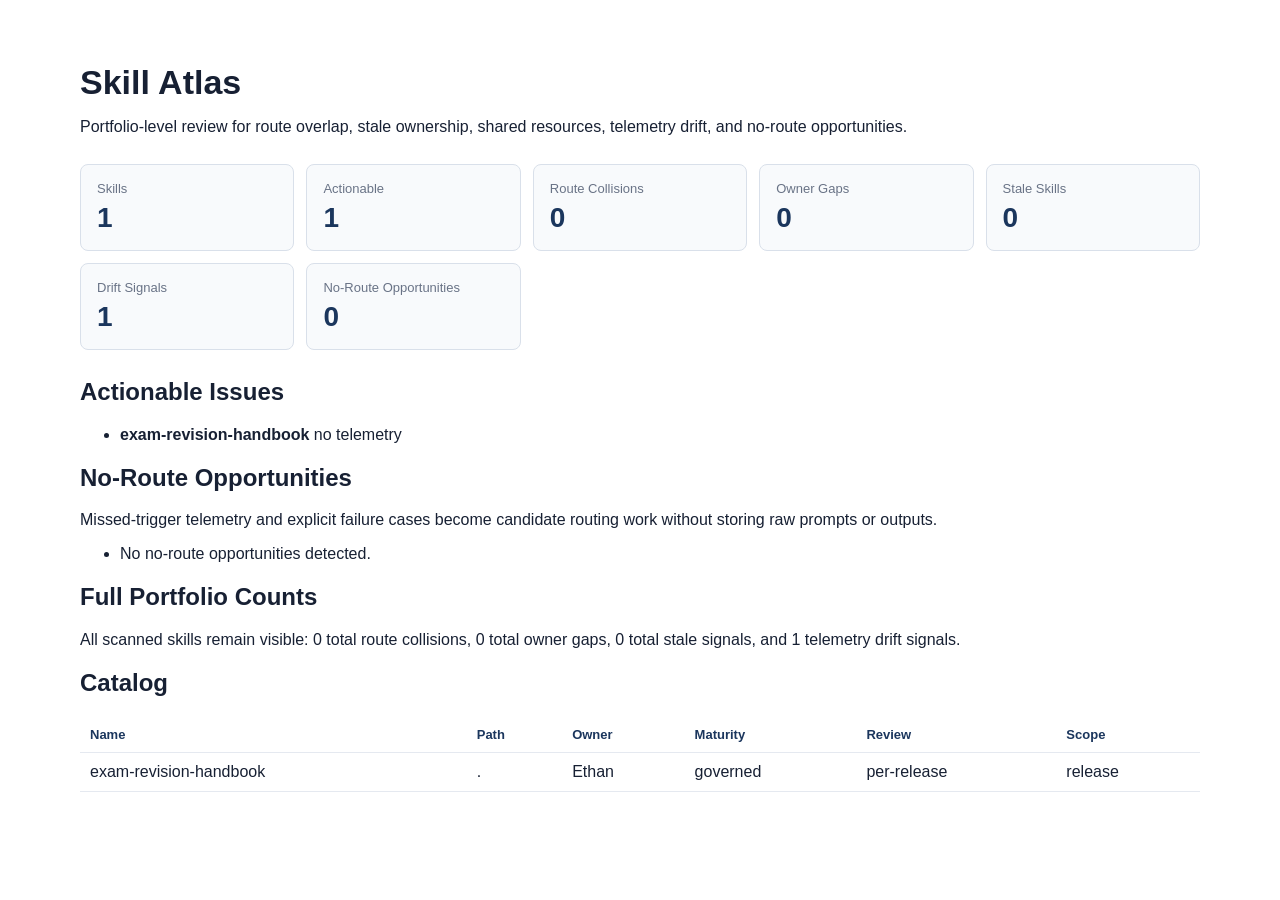
<file: reports/skill_atlas.html>
<!DOCTYPE html>
<html lang="en">
<head>
  <meta charset="utf-8">
  <meta name="viewport" content="width=device-width, initial-scale=1">
  <title>Skill Atlas</title>
  <style>
    body { margin: 0; font-family: -apple-system, BlinkMacSystemFont, "Segoe UI", sans-serif; color: #172033; background: #fff; }
    main { max-width: 1120px; margin: 0 auto; padding: 40px 24px; }
    h1 { font-size: 34px; margin-bottom: 8px; }
    .grid { display: grid; grid-template-columns: repeat(5, minmax(0, 1fr)); gap: 12px; margin: 28px 0; }
    .card { border: 1px solid #d9e0ea; border-radius: 8px; padding: 16px; background: #f8fafc; }
    .card span { display: block; color: #697386; font-size: 13px; }
    .card strong { display: block; font-size: 28px; color: #1B365D; margin-top: 6px; }
    table { width: 100%; border-collapse: collapse; margin-top: 20px; }
    th, td { text-align: left; border-bottom: 1px solid #e5e9f0; padding: 10px; vertical-align: top; }
    th { color: #1B365D; font-size: 13px; }
    li { margin: 8px 0; }
    @media (max-width: 760px) { .grid { grid-template-columns: 1fr 1fr; } }
  </style>
</head>
<body>
  <main>
    <h1>Skill Atlas</h1>
    <p>Portfolio-level review for route overlap, stale ownership, shared resources, telemetry drift, and no-route opportunities.</p>
    <section class="grid">
      <div class="card"><span>Skills</span><strong>1</strong></div>
      <div class="card"><span>Actionable</span><strong>1</strong></div>
      <div class="card"><span>Route Collisions</span><strong>0</strong></div>
      <div class="card"><span>Owner Gaps</span><strong>0</strong></div>
      <div class="card"><span>Stale Skills</span><strong>0</strong></div>
      <div class="card"><span>Drift Signals</span><strong>1</strong></div>
      <div class="card"><span>No-Route Opportunities</span><strong>0</strong></div>
    </section>
    <section>
      <h2>Actionable Issues</h2>
      <ul><li><strong>exam-revision-handbook</strong> no telemetry</li></ul>
    </section>
    <section>
      <h2>No-Route Opportunities</h2>
      <p>Missed-trigger telemetry and explicit failure cases become candidate routing work without storing raw prompts or outputs.</p>
      <ul><li>No no-route opportunities detected.</li></ul>
    </section>
    <section>
      <h2>Full Portfolio Counts</h2>
      <p>All scanned skills remain visible: 0 total route collisions, 0 total owner gaps, 0 total stale signals, and 1 telemetry drift signals.</p>
    </section>
    <section>
      <h2>Catalog</h2>
      <table>
        <thead><tr><th>Name</th><th>Path</th><th>Owner</th><th>Maturity</th><th>Review</th><th>Scope</th></tr></thead>
        <tbody><tr><td>exam-revision-handbook</td><td>.</td><td>Ethan</td><td>governed</td><td>per-release</td><td>release</td></tr></tbody>
      </table>
    </section>
  </main>
</body>
</html>
</file>
